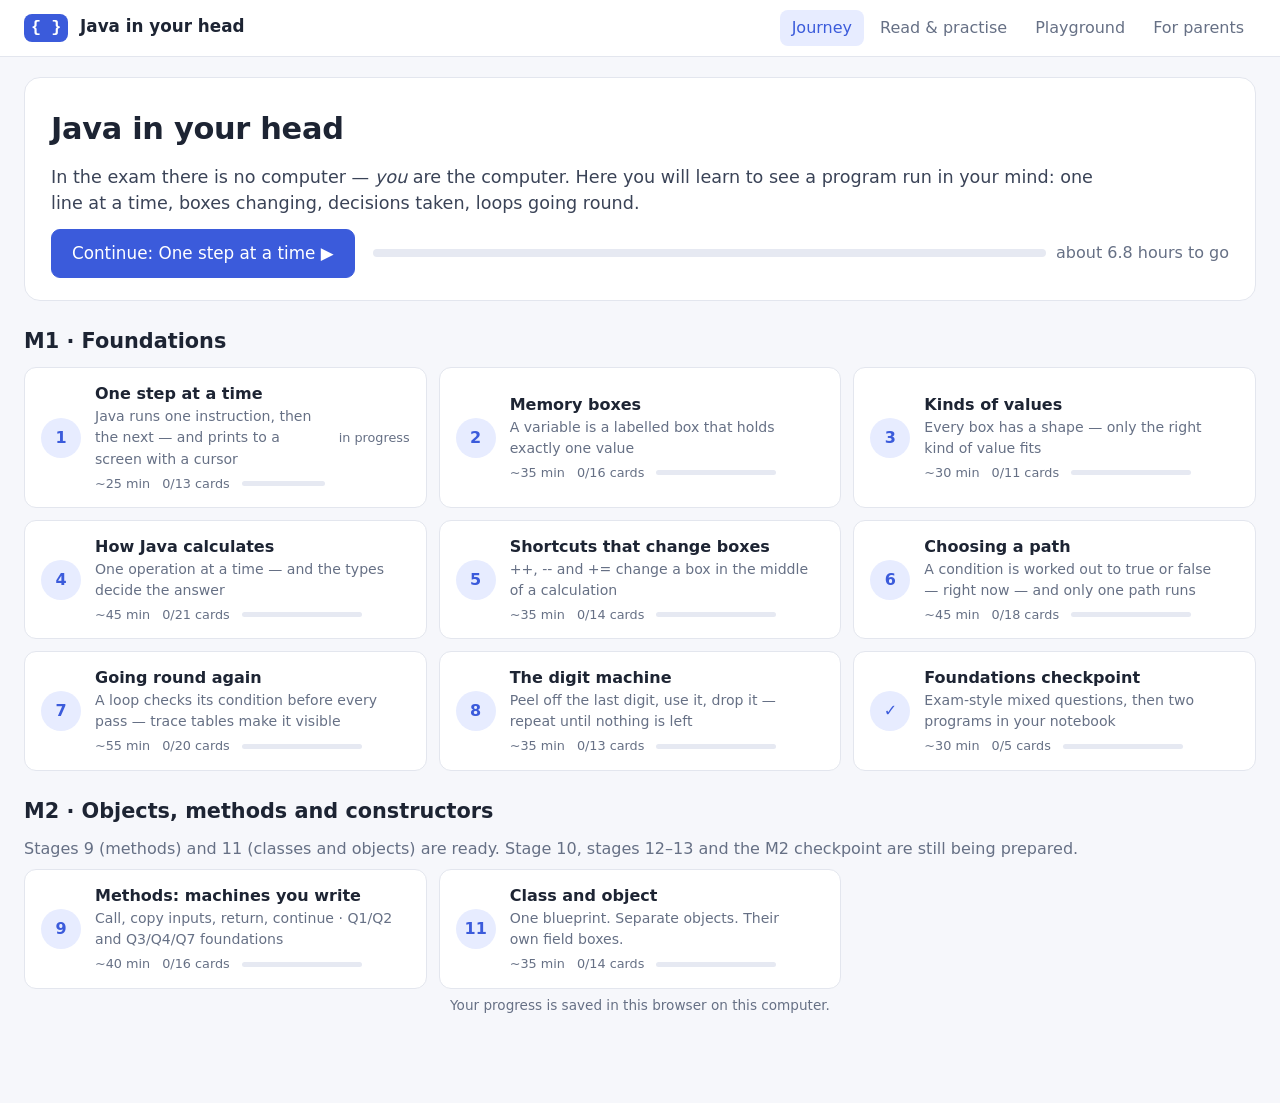
<file: index.html>
<!doctype html>
<html lang="en">
<head>
  <meta charset="utf-8">
  <meta name="viewport" content="width=device-width, initial-scale=1">
  <title>Java in your head — ICSE Class 10 Foundations</title>
  <link rel="stylesheet" href="css/base.css">
  <link rel="stylesheet" href="css/components.css">

  <script defer src="js/core/ns.js"></script>
  <script defer src="js/core/dom.js"></script>
  <script defer src="js/core/store.js"></script>
  <script defer src="js/core/router.js"></script>

  <script defer src="js/engine/values.js"></script>
  <script defer src="js/engine/lexer.js"></script>
  <script defer src="js/engine/parser.js"></script>
  <script defer src="js/engine/library.js"></script>
  <script defer src="js/engine/checker.js"></script>
  <script defer src="js/engine/interpreter.js"></script>

  <script defer src="js/ui/answer.js"></script>
  <script defer src="js/ui/try-w3.js"></script>
  <script defer src="js/ui/code-view.js"></script>
  <script defer src="js/ui/memory-view.js"></script>
  <script defer src="js/ui/console-view.js"></script>
  <script defer src="js/ui/calc-view.js"></script>
  <script defer src="js/ui/trace-table.js"></script>
  <script defer src="js/ui/stepper.js"></script>
  <script defer src="js/ui/cards.js"></script>
  <script defer src="js/ui/paper-task.js"></script>
  <script defer src="js/ui/digit-tiles.js"></script>

  <script defer src="js/content/stage-1-sequence.js"></script>
  <script defer src="js/content/stage-2-boxes.js"></script>
  <script defer src="js/content/stage-3-types.js"></script>
  <script defer src="js/content/stage-4-expressions.js"></script>
  <script defer src="js/content/stage-5-shortcuts.js"></script>
  <script defer src="js/content/stage-6-decisions.js"></script>
  <script defer src="js/content/stage-7-loops.js"></script>
  <script defer src="js/content/stage-8-digits.js"></script>
  <script defer src="js/content/checkpoint.js"></script>
  <script defer src="js/content/stage-9-methods.js"></script>
  <script defer src="js/content/stage-11-objects.js"></script>

  <script defer src="js/pages/journey.js"></script>
  <script defer src="js/pages/stage.js"></script>
  <script defer src="js/pages/play.js"></script>
  <script defer src="js/pages/insights.js"></script>
  <script defer src="js/app.js"></script>
</head>
<body>
  <header class="topbar">
    <a class="brand" href="#/"><span class="logo">{ }</span> Java in your head</a>
    <nav class="topnav" id="topnav"></nav>
  </header>
  <main id="main" class="main"></main>
  <noscript>This site needs JavaScript turned on.</noscript>
</body>
</html>
</file>
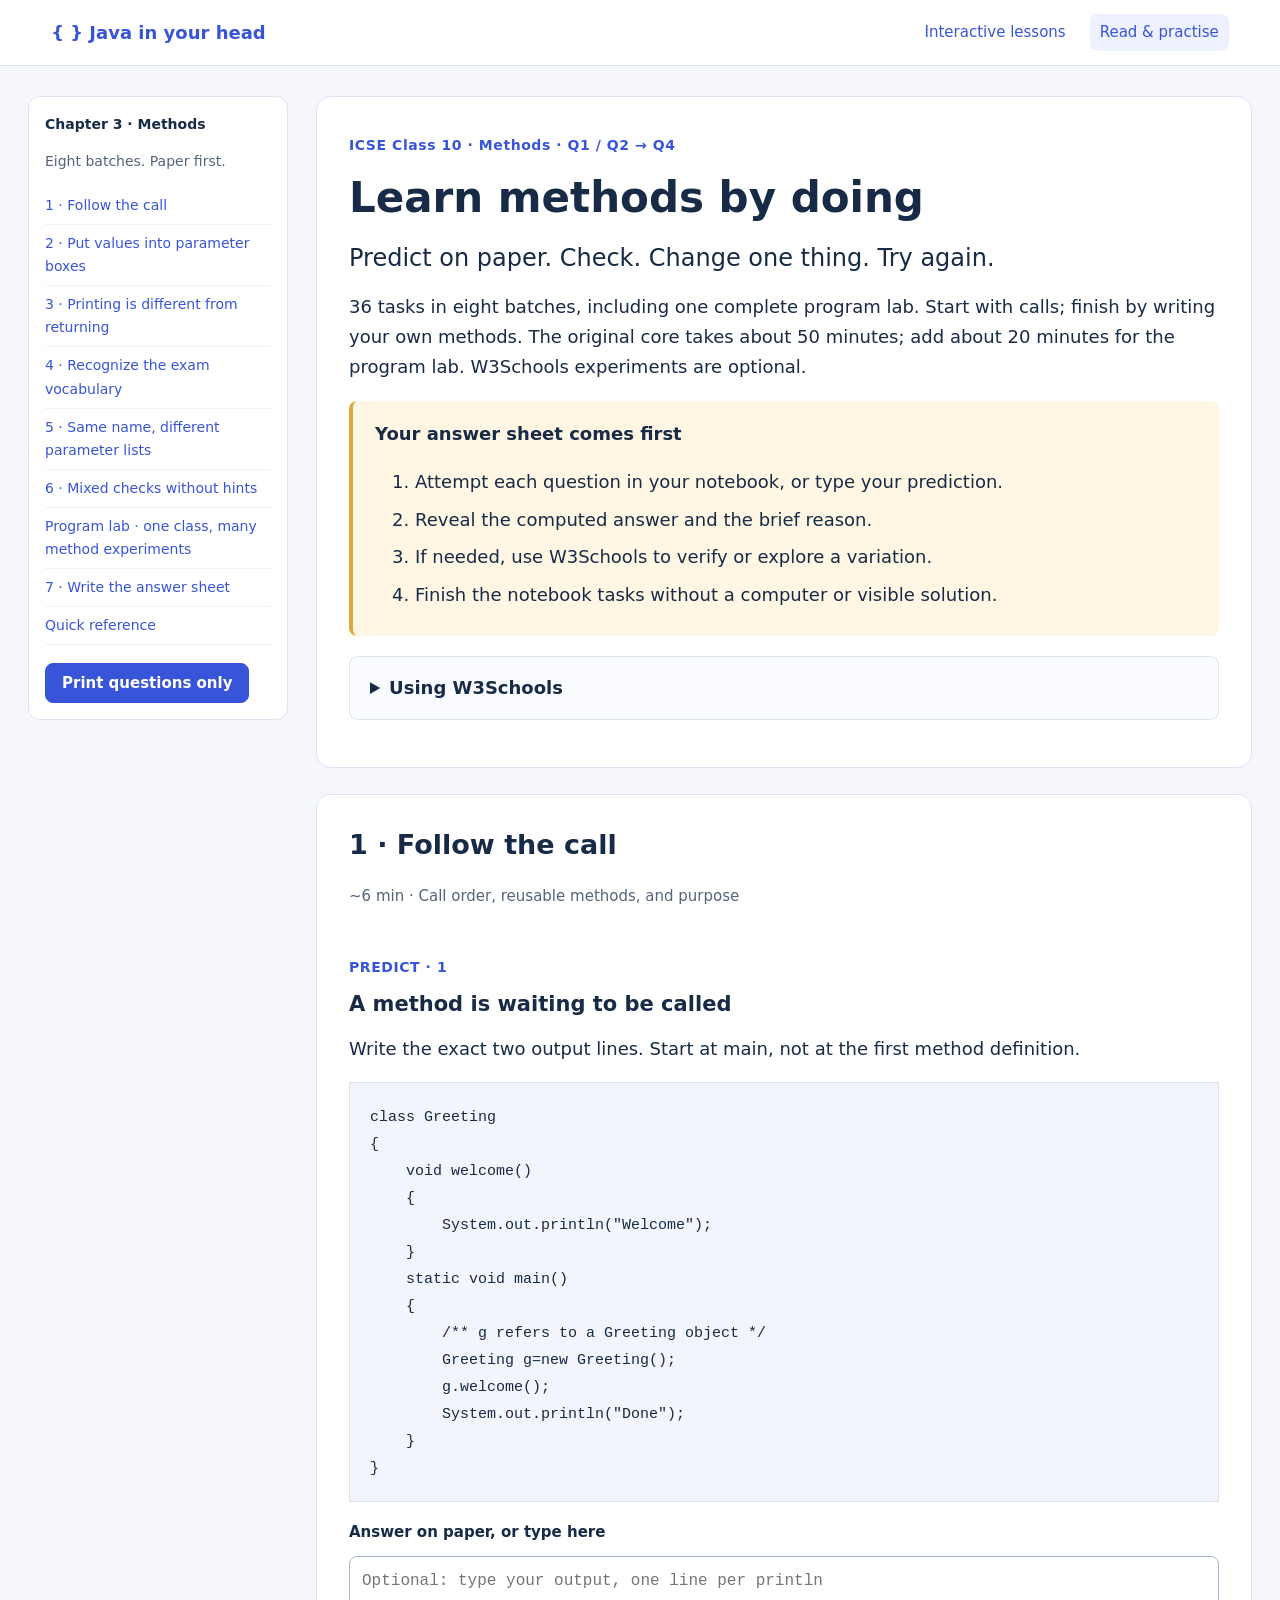
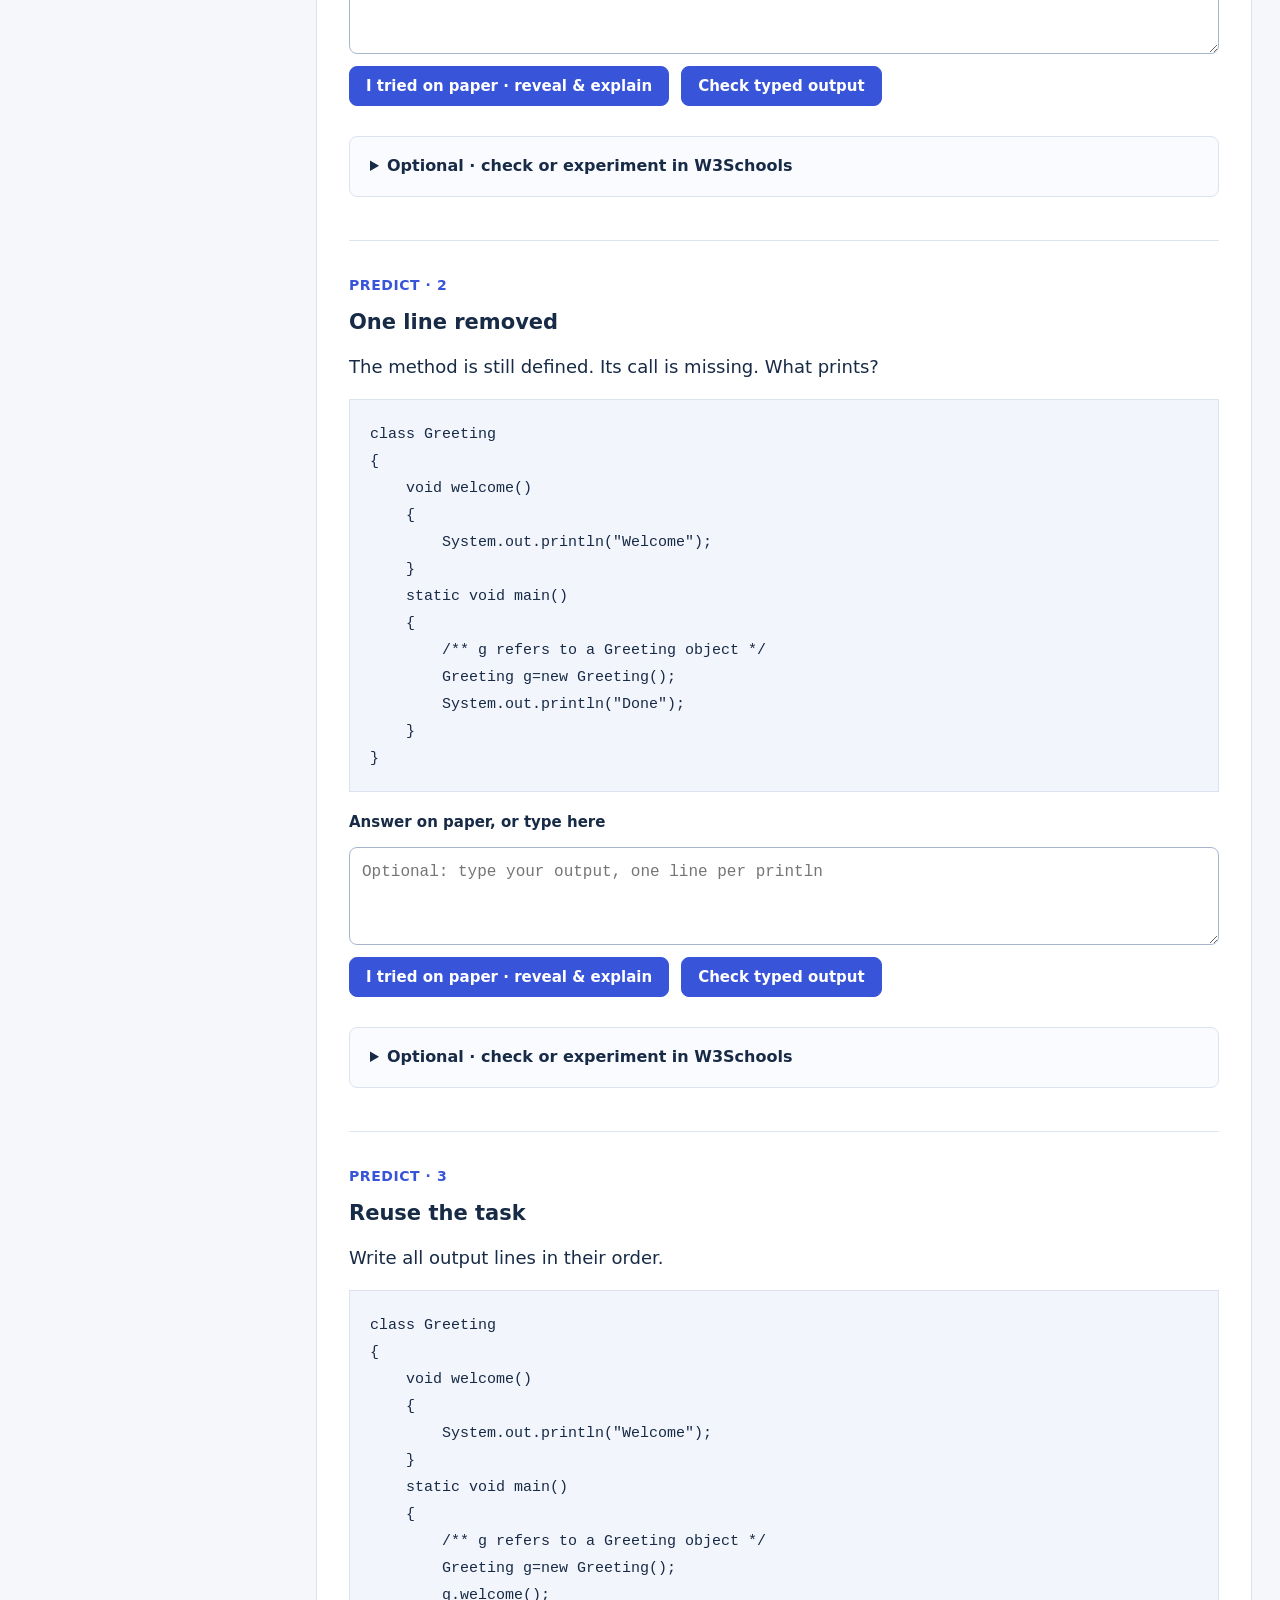
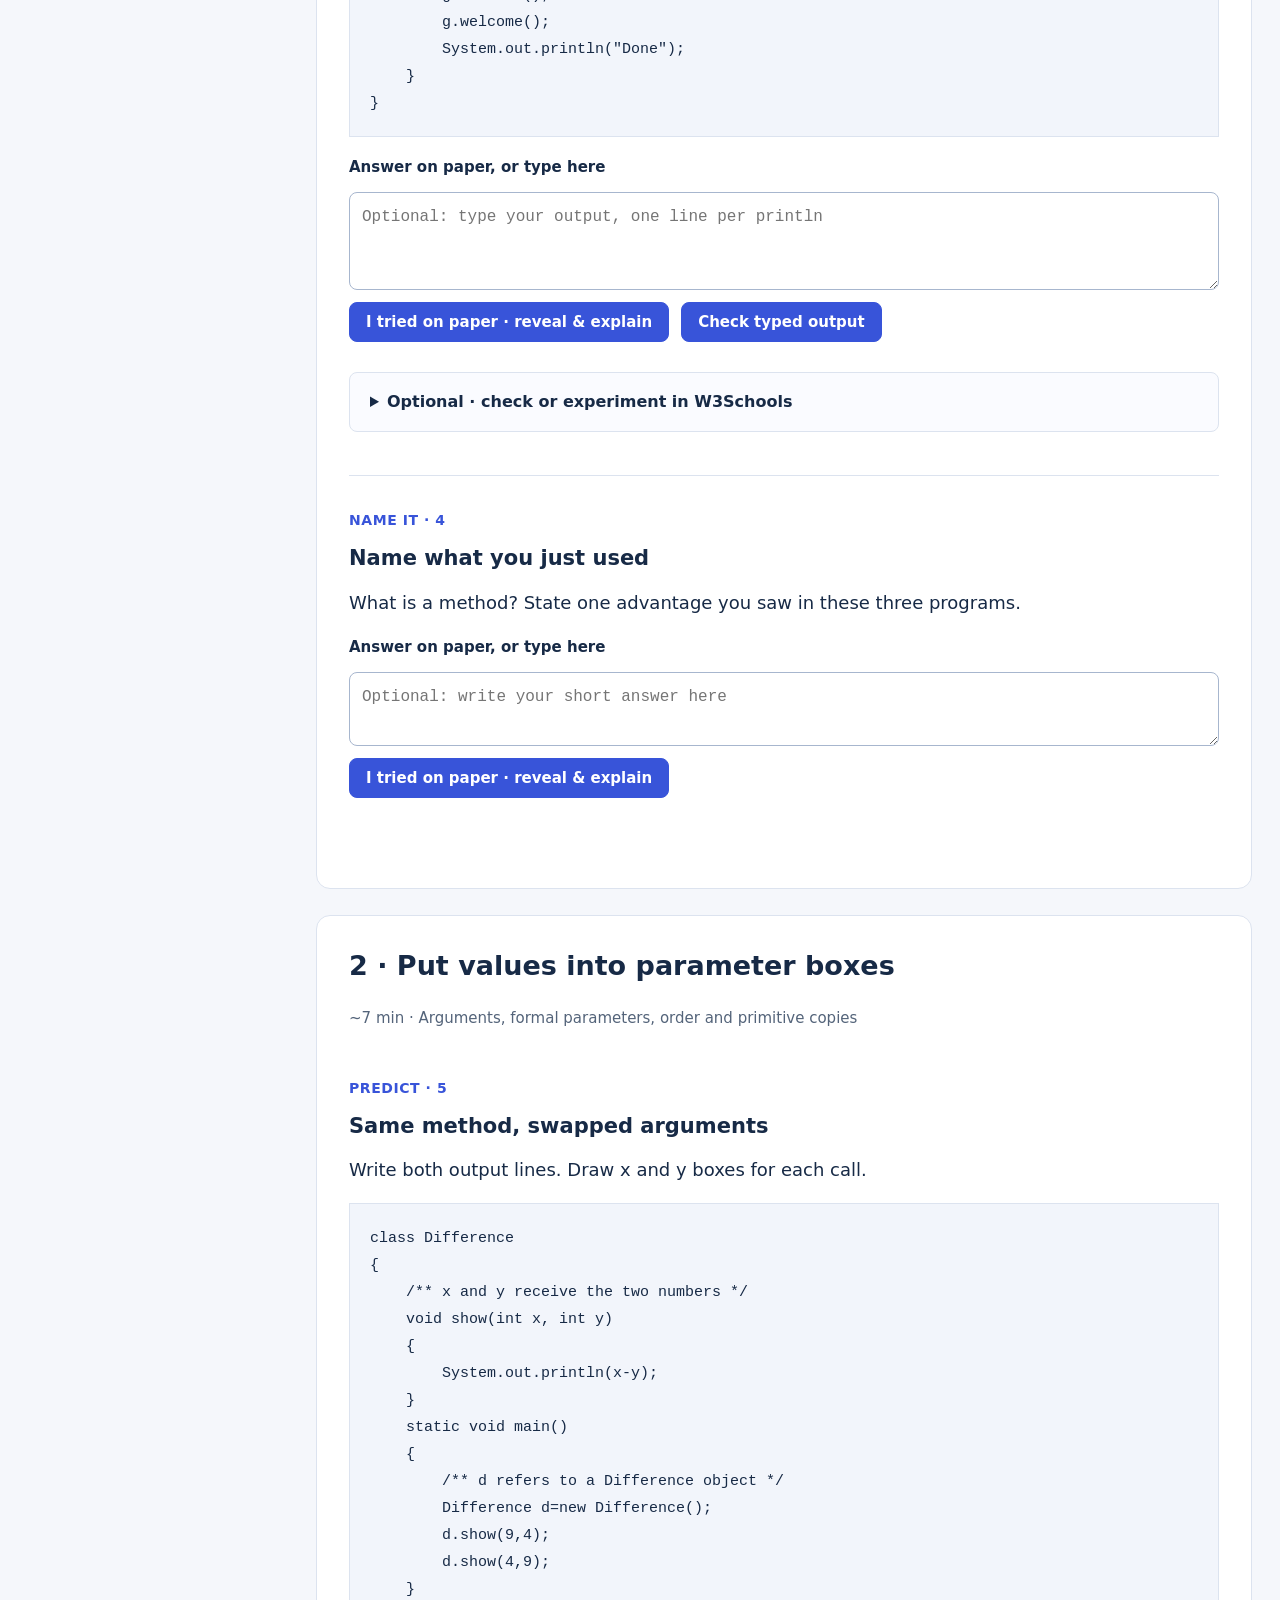
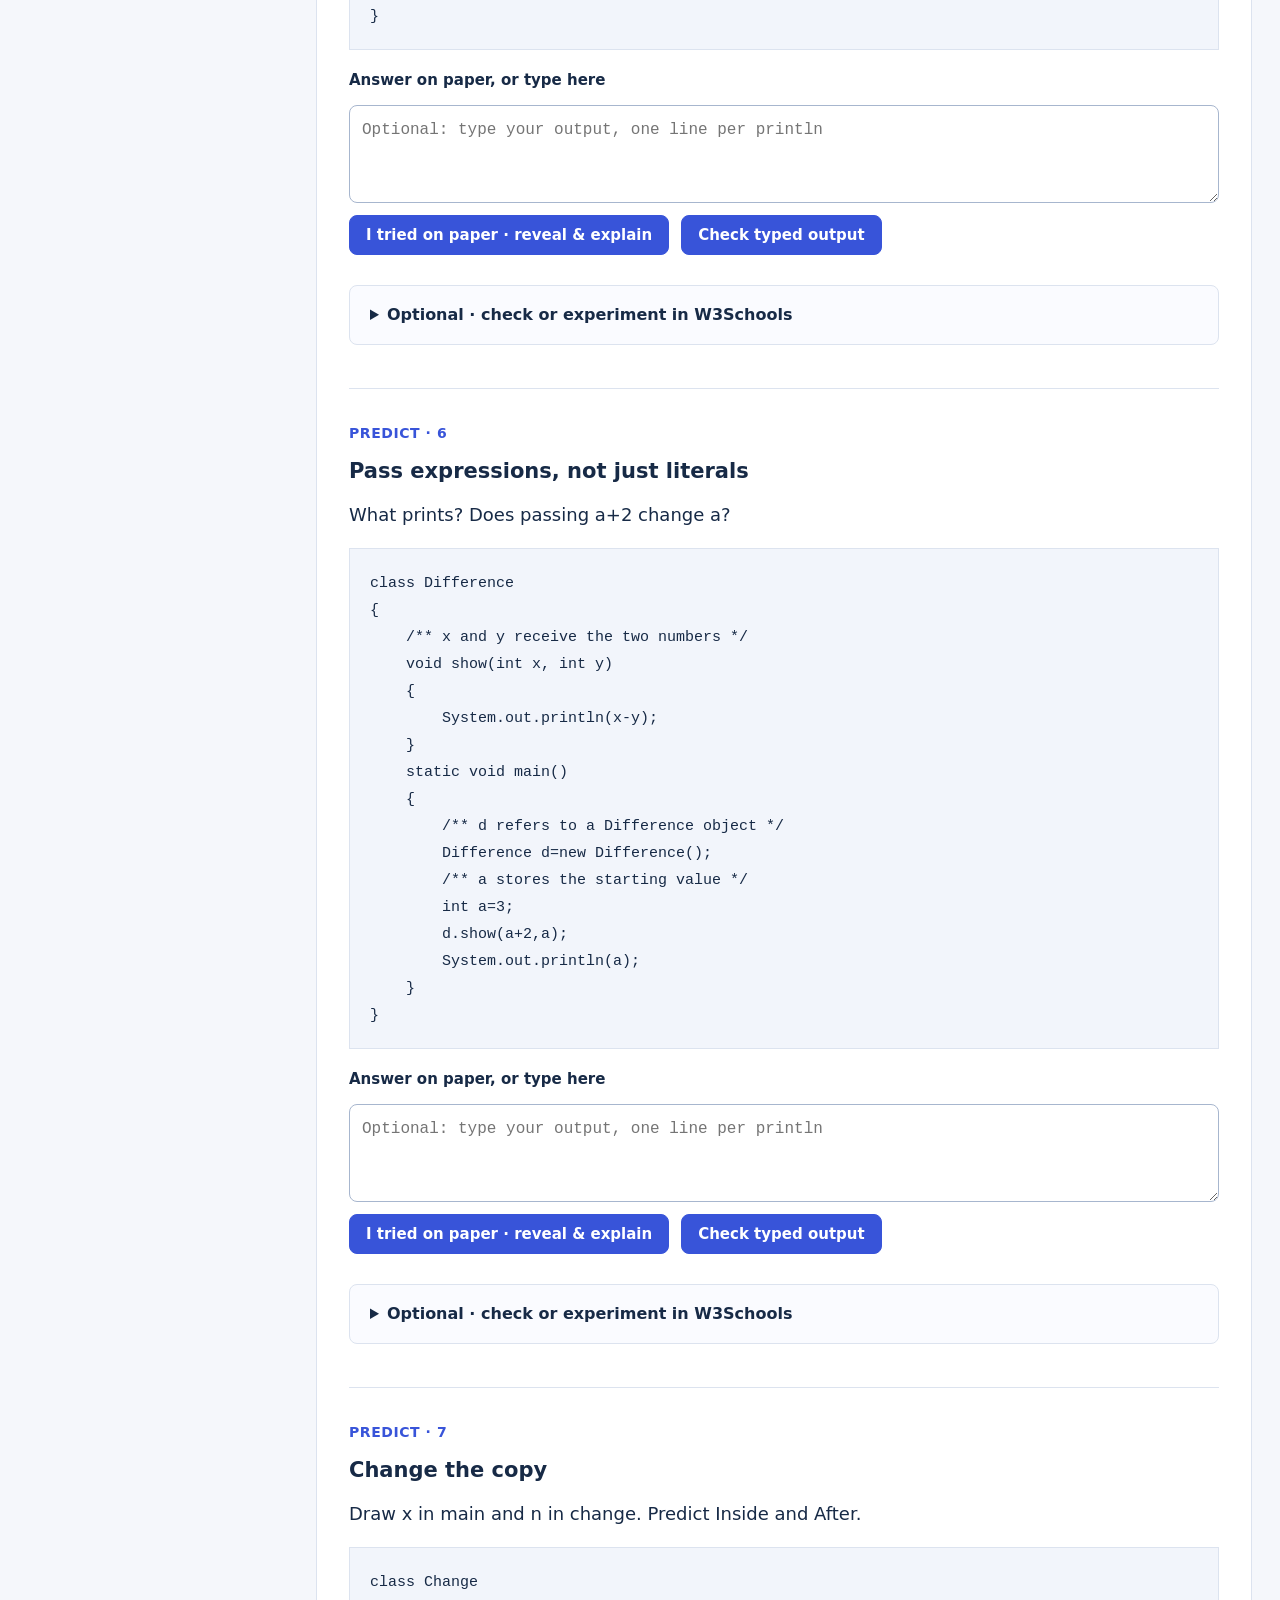
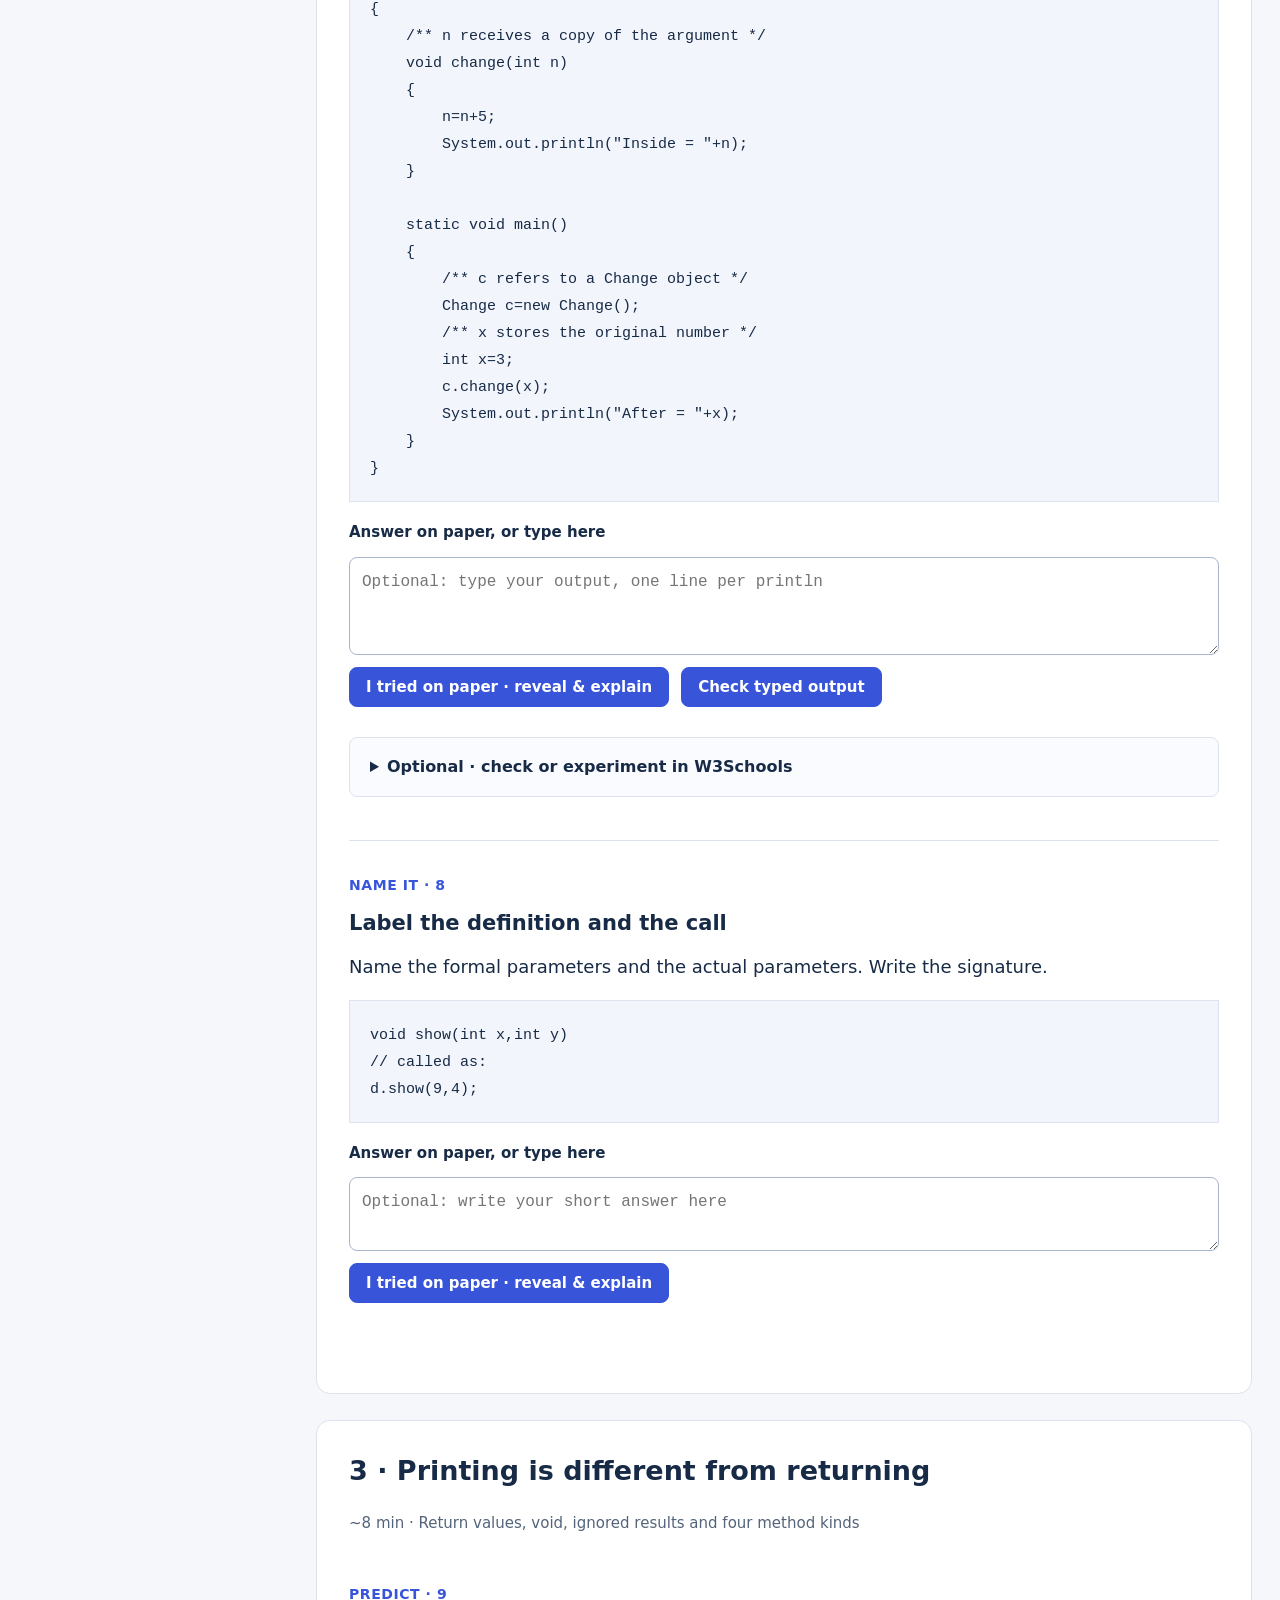
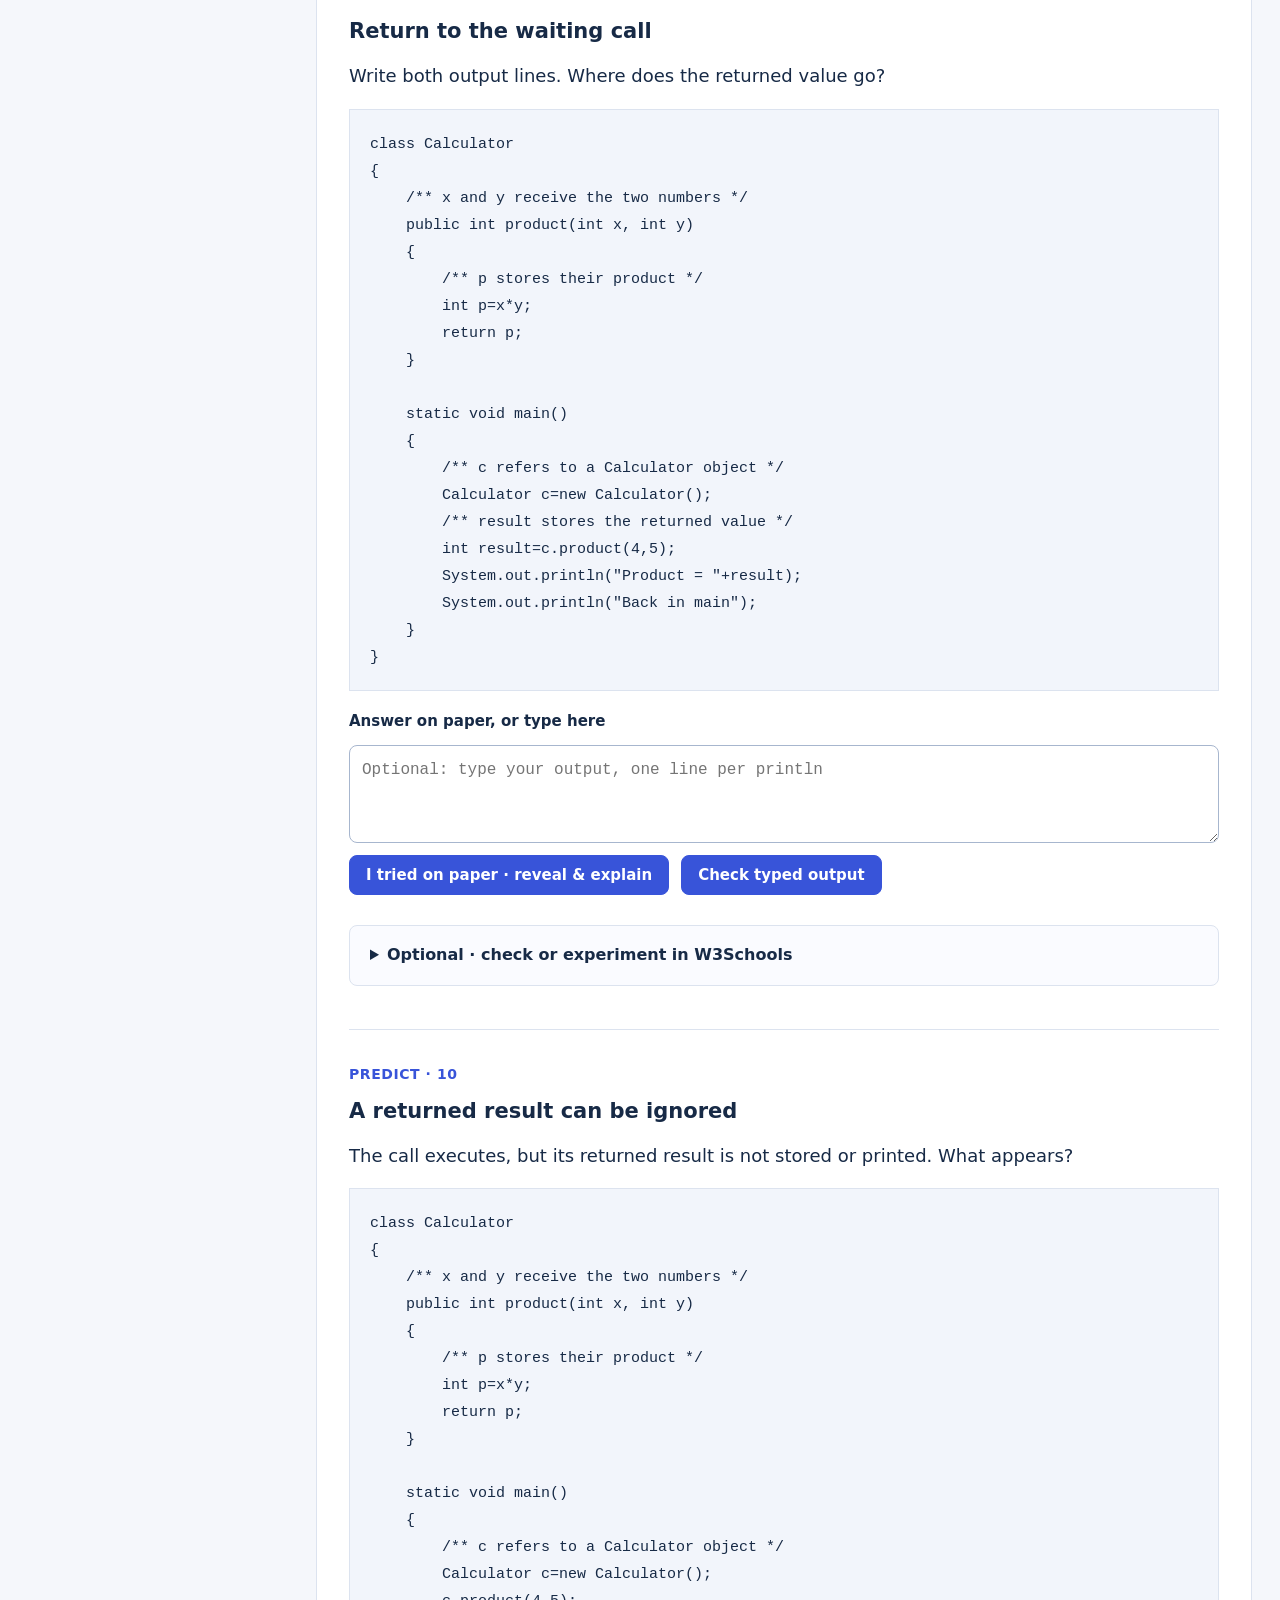
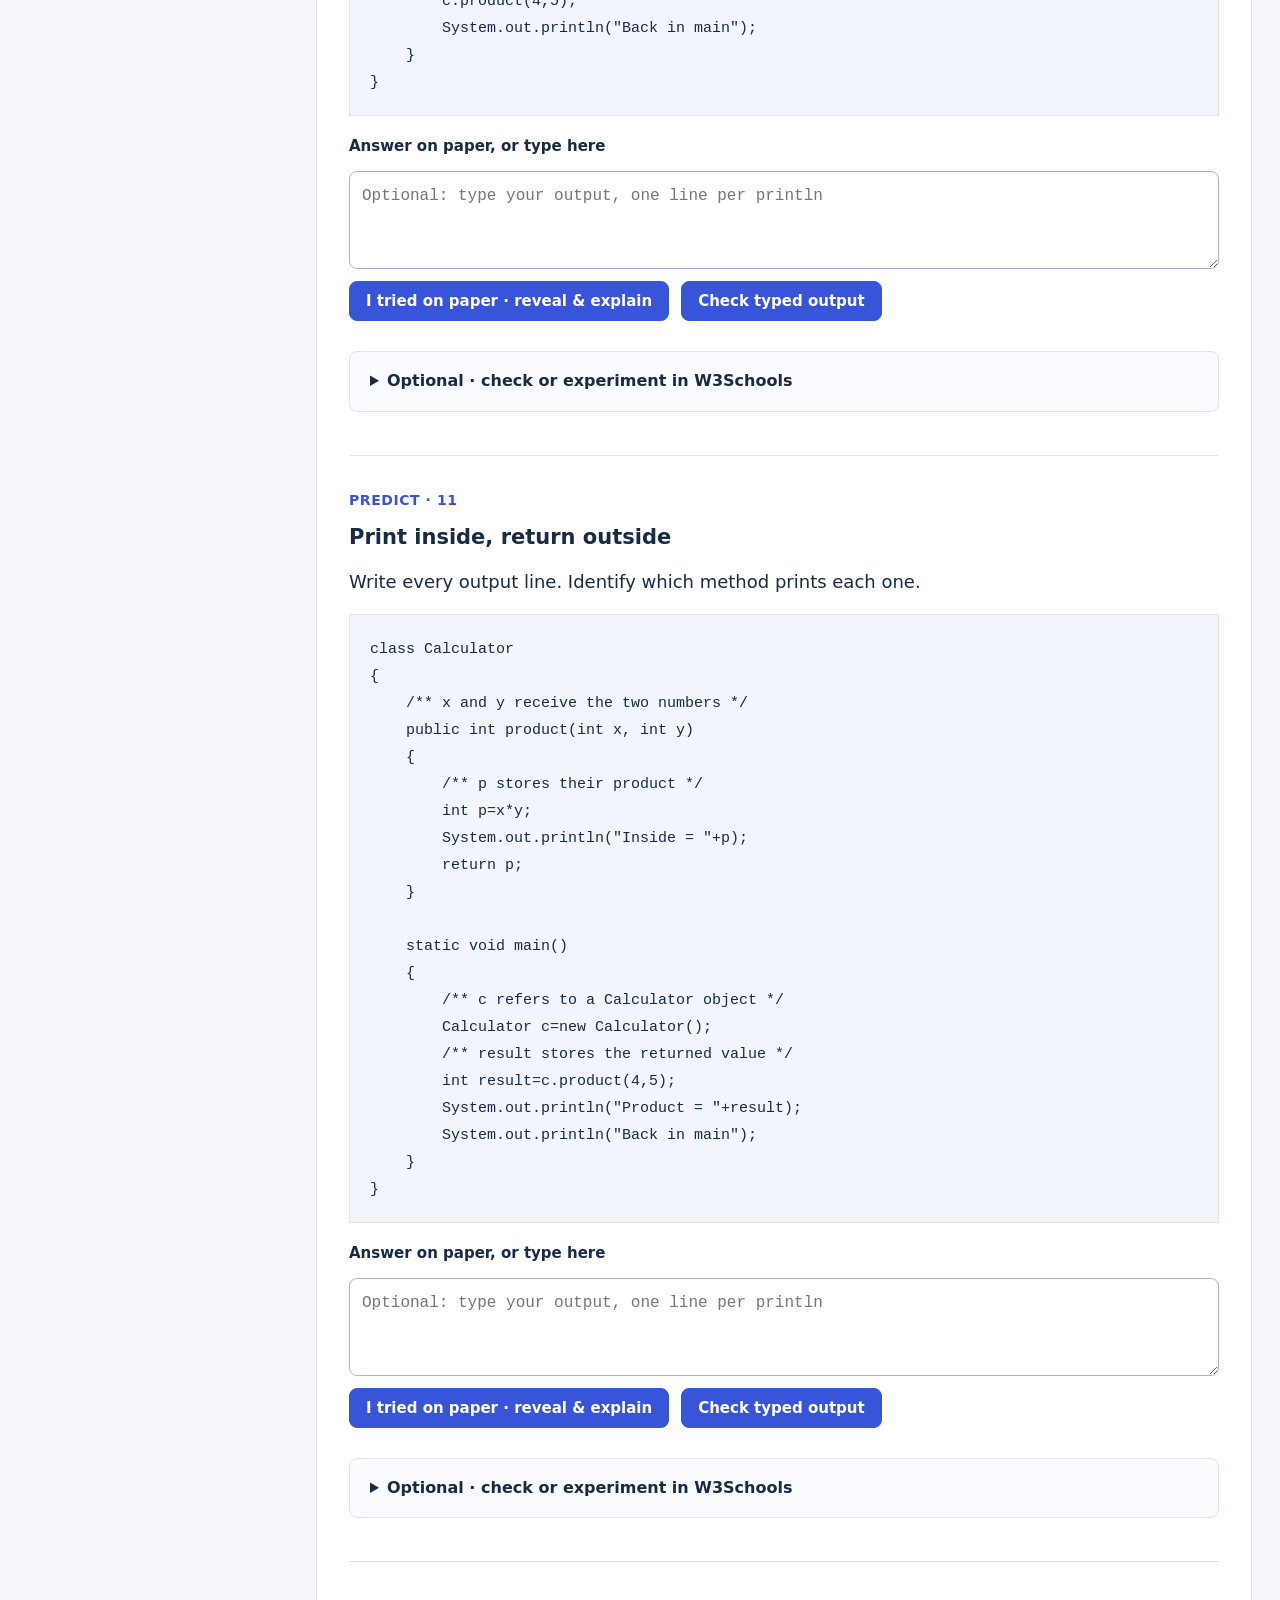
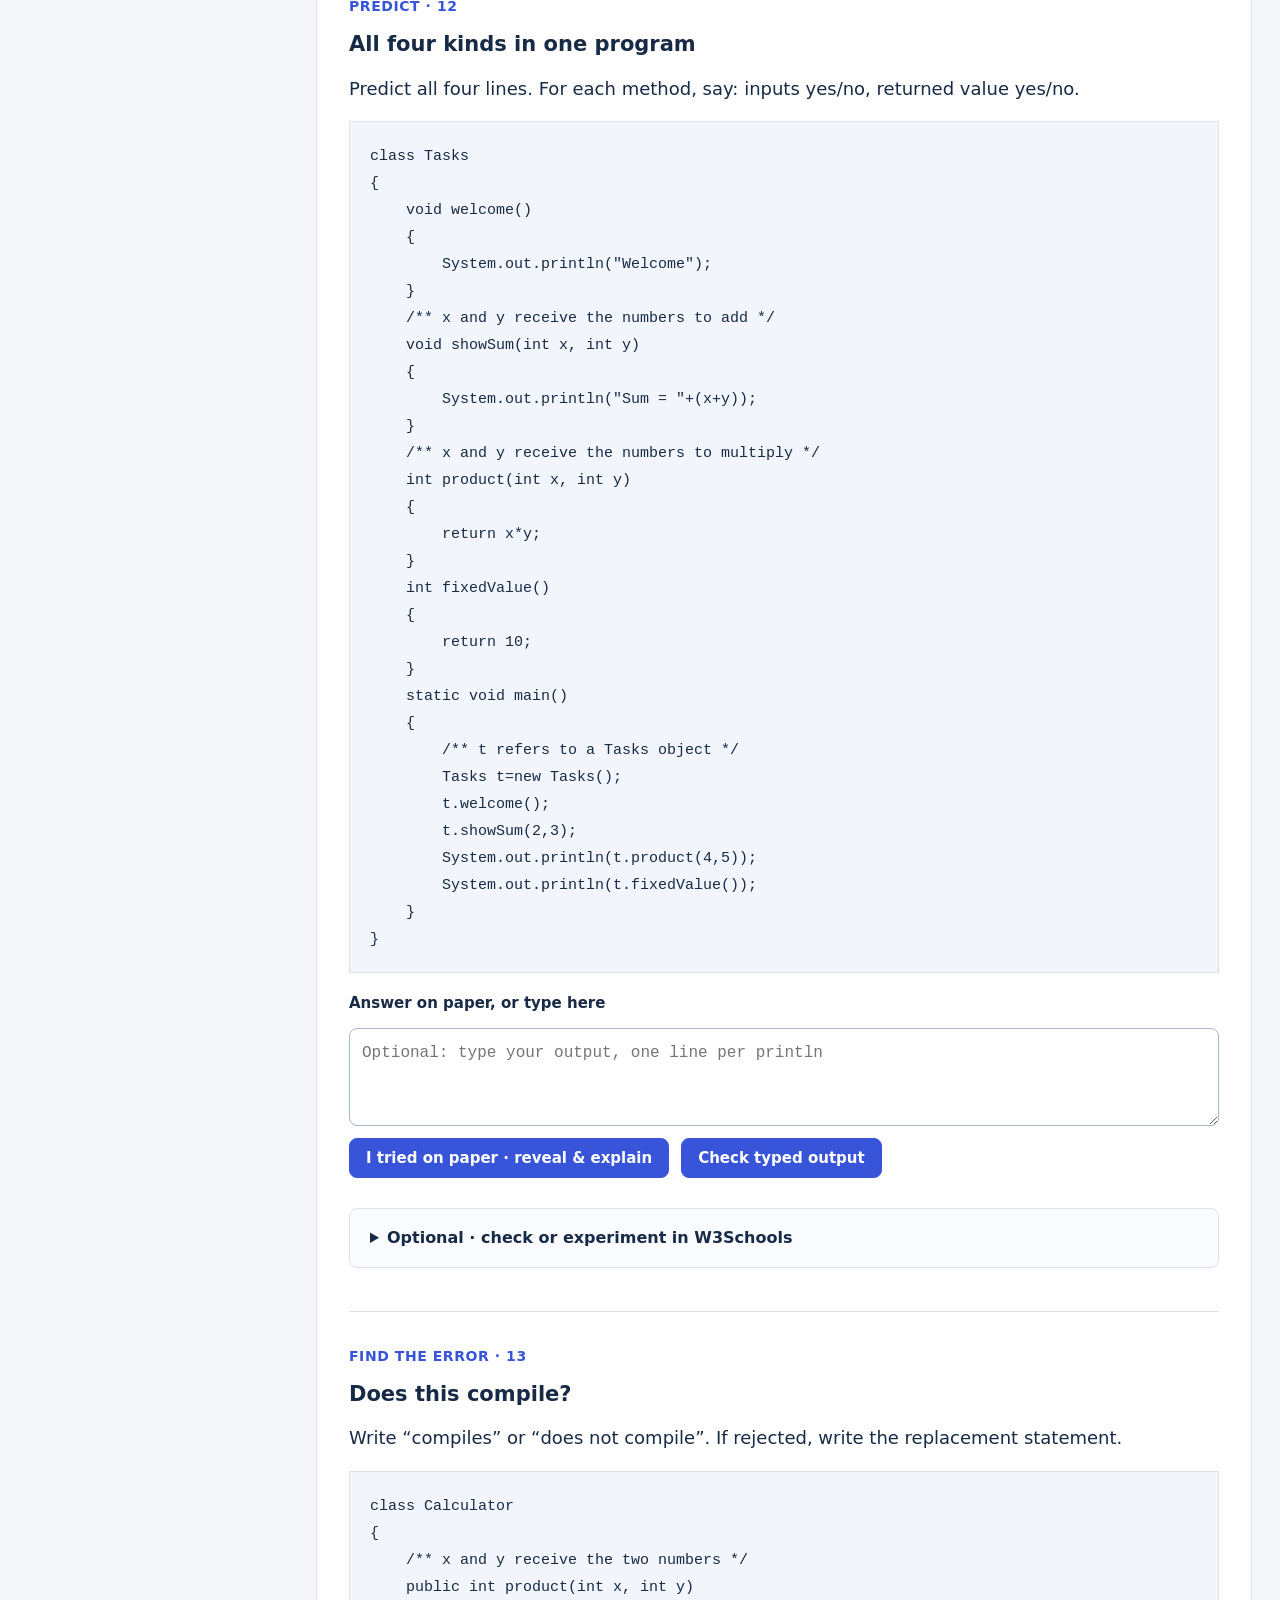
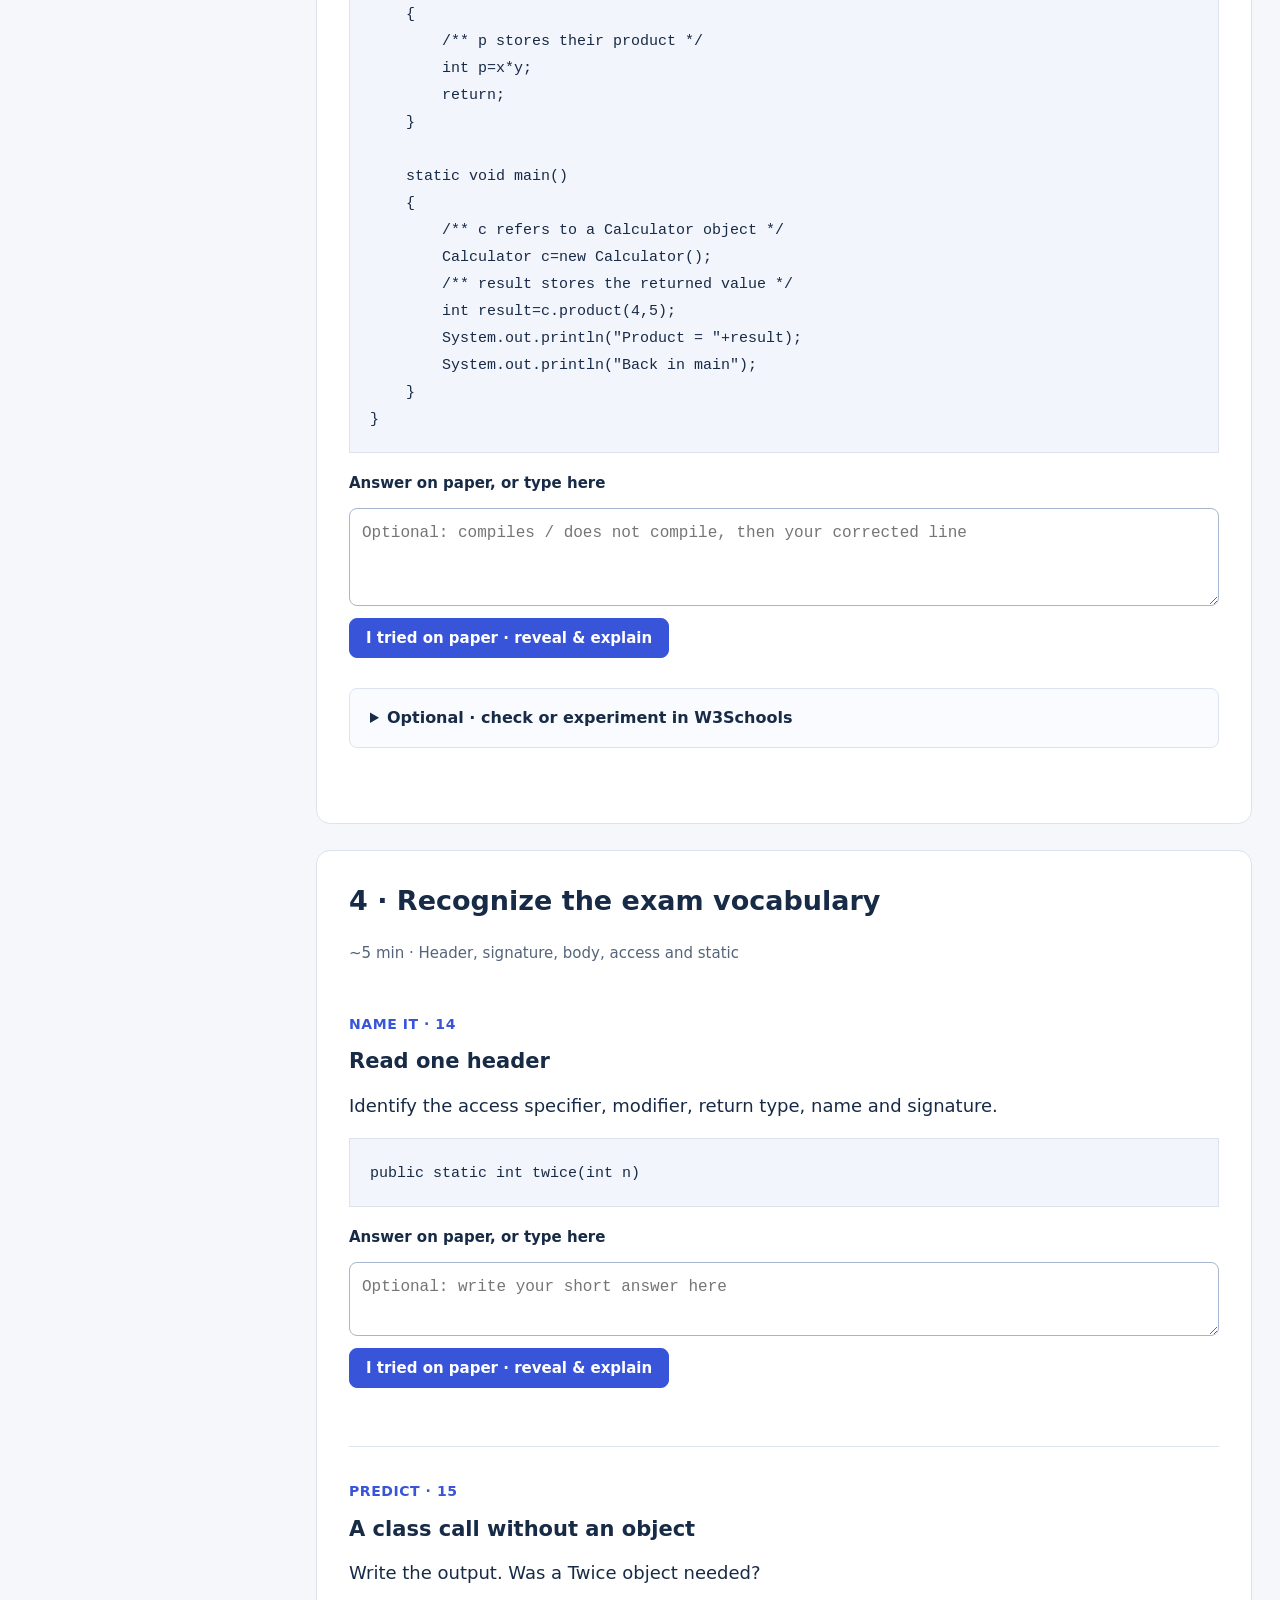
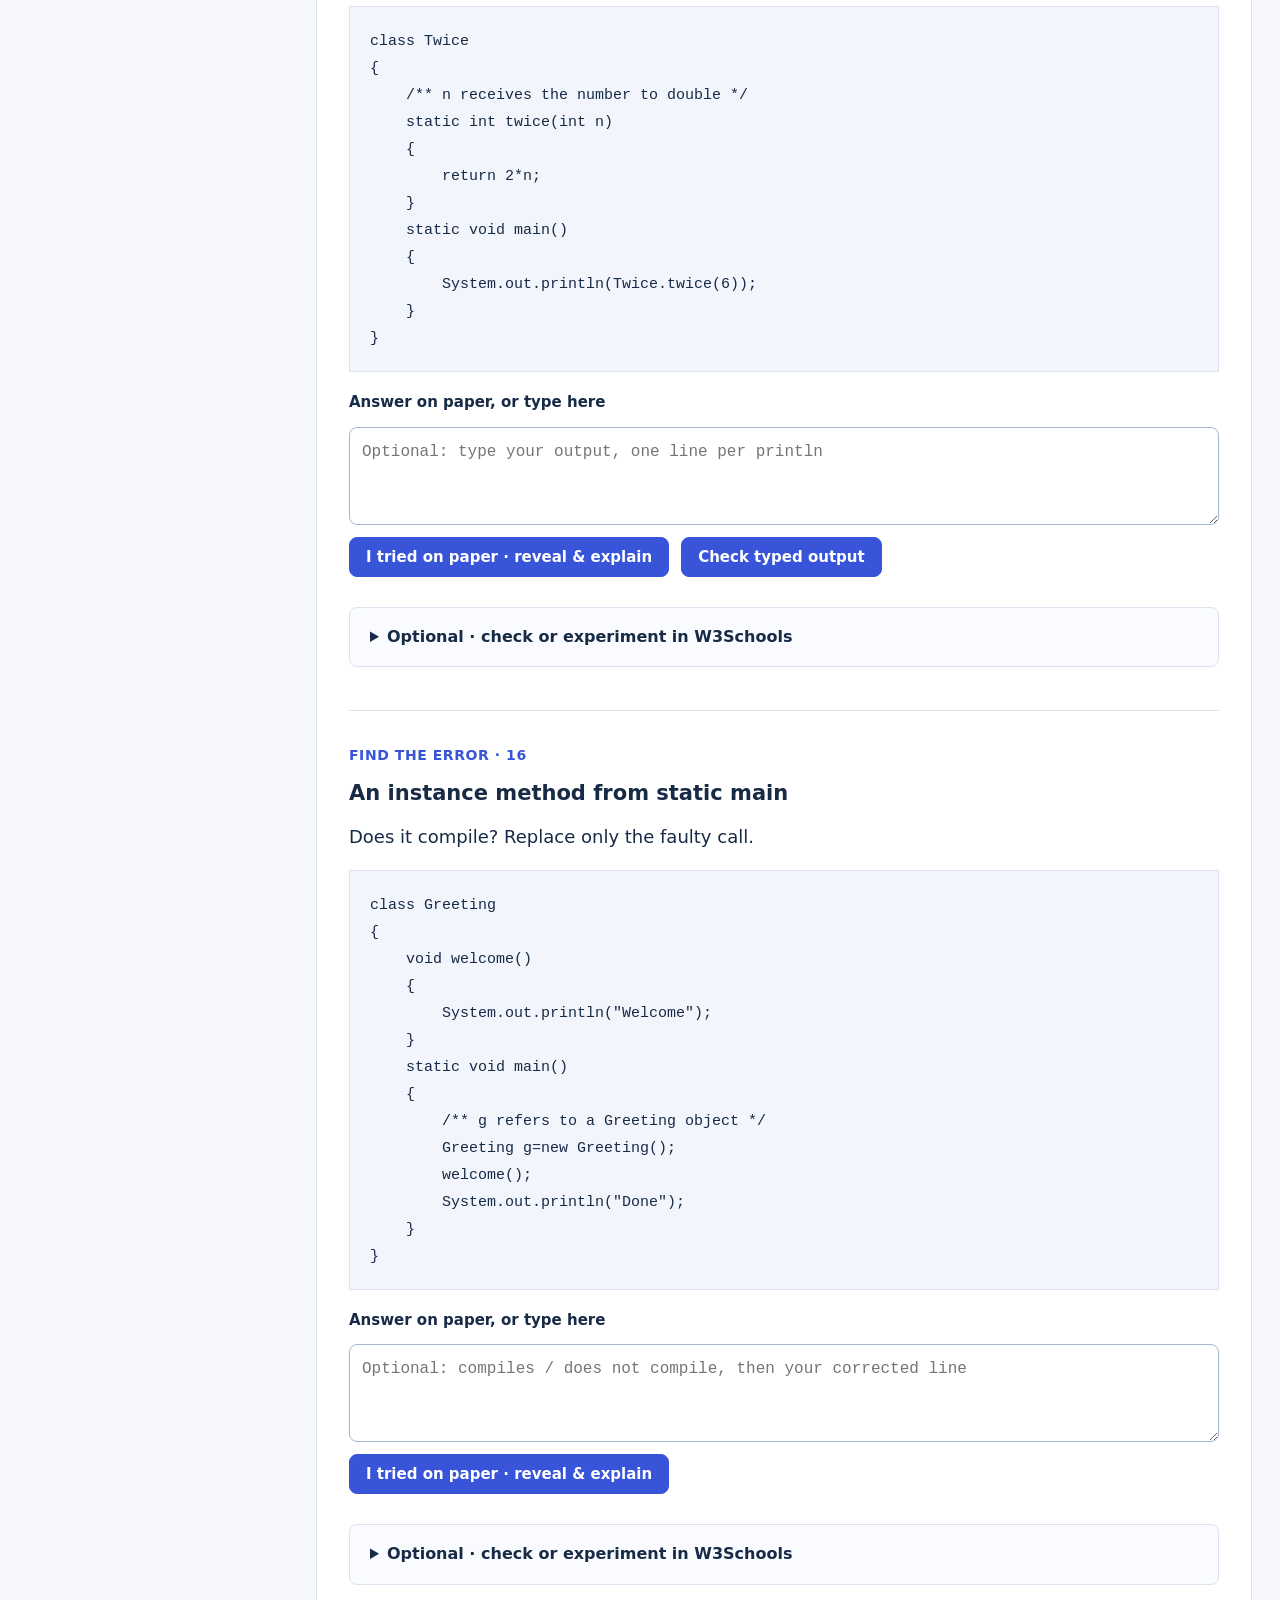
<file: guides/methods-review.html>
<!doctype html><html lang="en"><head>
<meta charset="utf-8"><meta name="viewport" content="width=device-width,initial-scale=1">
<title>User-defined Methods — Learn by doing</title><style>
:root{color-scheme:light;--ink:#172a46;--muted:#54647a;--accent:#3854d9;--line:#dce3ef}*{box-sizing:border-box}html{scroll-behavior:smooth;scroll-padding-top:80px}body{margin:0;color:var(--ink);background:#f5f7fb;font:18px/1.65 system-ui,sans-serif}a{color:var(--accent)}header{position:sticky;top:0;z-index:2;display:flex;justify-content:space-between;gap:20px;align-items:center;padding:14px 4%;background:white;border-bottom:1px solid var(--line)}header>a{text-decoration:none;font-weight:800}header nav{display:flex;gap:14px;font-size:15px}header nav a{padding:6px 10px;text-decoration:none}.active{background:#eef1ff;border-radius:8px}.layout{max-width:1440px;margin:auto;display:grid;grid-template-columns:260px minmax(0,1fr);gap:28px;padding:30px 28px}.contents{position:sticky;top:90px;max-height:calc(100vh - 110px);overflow:auto;font-size:14px;align-self:start;padding:16px;background:white;border:1px solid var(--line);border-radius:12px}.contents p{color:var(--muted)}.contents nav a{display:block;text-decoration:none;padding:7px 0;border-bottom:1px solid #eef1f6}.contents button{margin-top:18px}main{min-width:0}section{background:white;padding:32px;margin-bottom:26px;border:1px solid var(--line);border-radius:14px;scroll-margin-top:80px}h1{font-size:42px;line-height:1.15;margin:16px 0}h2{font-size:27px;line-height:1.3;margin-top:0}h3{font-size:21px;line-height:1.4}.eyebrow{color:var(--accent);font-size:14px;font-weight:750;letter-spacing:.04em}.lead{font-size:24px}.routine,section aside{padding:18px 22px;background:#fff7e4;border-left:4px solid #dfaa3c;border-radius:8px;margin:20px 0}.routine ol{margin-bottom:0}p{margin:14px 0}li{margin:8px 0}code{font-family:Consolas,'Liberation Mono',monospace;font-size:.91em;font-variant-ligatures:none;overflow-wrap:anywhere}p code,td code{background:#f0f3f9;padding:2px 4px;border-radius:4px}pre{background:#f2f5fb;border:1px solid var(--line);padding:20px;overflow:auto;line-height:1.5;tab-size:4}pre code{overflow-wrap:normal;font-size:15px;white-space:pre}table{border-collapse:collapse;width:100%;font-size:16px;display:block;overflow:auto}th,td{border:1px solid var(--line);text-align:left;padding:12px;vertical-align:top}th{background:#edf1fa}details{padding:16px 20px;border:1px solid var(--line);border-radius:8px;margin:15px 0;background:#fafbff}summary{cursor:pointer;font-weight:700}button,.editor{display:inline-block;padding:10px 16px;border:1px solid var(--accent);border-radius:8px;background:var(--accent);color:white;font:600 15px system-ui;cursor:pointer;text-decoration:none}.actions{display:flex;gap:12px;flex-wrap:wrap;align-items:center}.status{font-size:14px;color:var(--muted)}.example{border-top:2px solid #e6ebf5;margin-top:26px;padding-top:10px}.output pre{background:#edf8ef}.try{background:#edf3ff;border-left:4px solid var(--accent);padding:16px 20px}.version{font-size:14px;color:var(--muted)}footer{padding:20px;font-size:16px}@media(max-width:900px){.layout{display:block;padding:16px}.contents{position:static;max-height:none;margin-bottom:20px}.contents nav{columns:2}section{padding:22px}header{position:static;flex-wrap:wrap}h1{font-size:34px}}@media(max-width:500px){.contents nav{columns:1}body{font-size:17px}section{padding:18px}pre{padding:12px}}@media print{header,.contents,.actions,.status,button,.editor{display:none}.layout{display:block;padding:0}body{font-size:11pt;background:white}section{border:0;padding:10px 0;margin:0}h1{font-size:25pt}h2{font-size:18pt}pre{white-space:pre-wrap;overflow:visible;break-inside:avoid}pre code{white-space:pre-wrap;font-size:9pt}details{display:block}table{display:table;font-size:10pt}h2,h3{break-after:avoid}a{color:inherit}footer{font-size:10pt}}

.exercise{padding:28px 0;border-top:1px solid var(--line)}.exercise:first-of-type{border-top:0}.exercise h3{margin:10px 0}.batch-meta{color:var(--muted);font-size:15px}.attempt-controls{margin:18px 0;display:grid;gap:12px}.answer-label{font-size:15px;font-weight:650}.attempt-controls textarea{width:100%;padding:12px;border:1px solid #a7b6ce;border-radius:8px;font:16px/1.5 Consolas,monospace;background:white;color:var(--ink)}.answer-reveal{margin:20px 0;padding:20px;background:#f0f7f2;border-left:4px solid #438558;border-radius:8px}.answer-reveal[hidden]{display:none}.answer-reveal h4{margin:0 0 12px;font-size:17px}.rule{font-weight:650}.variation{padding-top:12px;border-top:1px solid #ccdcd0}.retry{font-size:15px}.feedback{font-size:15px}.checklist{display:grid;gap:12px;margin-top:20px}.checklist label{display:block}.checklist input{width:18px;height:18px;vertical-align:middle}.verify{font-size:16px}.hint{font-size:16px}.reference{margin-top:30px}@media print{.attempt-controls,.answer-reveal,.verify,.hint,.reference,.batch-meta,.hero details{display:none!important}.exercise{break-inside:auto}.exercise h3{break-after:avoid}pre{break-inside:auto}.hero .routine{display:none}.exercise:after{content:"Answer: __________________________________________________________";display:block;margin:18px 0 24px}.exercise textarea{display:none}.layout aside{display:none}}

@media print{.method-map{display:none!important}}

</style>

</head><body>
<header><a href="../index.html#/">{ } Java in your head</a><nav><a href="../index.html#/">Interactive lessons</a><a class="active" href="methods.html" aria-current="page">Read & practise</a></nav></header>
<div class="layout"><aside class="contents"><strong>Chapter 3 · Methods</strong><p>Eight batches. Paper first.</p><nav id="contents" aria-label="Chapter contents"></nav><button type="button" id="print">Print questions only</button></aside><main>
<section class="hero"><span class="eyebrow">ICSE Class 10 · Methods · Q1 / Q2 → Q4</span><h1>Learn methods by doing</h1><p class="lead">Predict on paper. Check. Change one thing. Try again.</p><p>36 tasks in eight batches, including one complete program lab. Start with calls; finish by writing your own methods. The original core takes about 50 minutes; add about 20 minutes for the program lab. W3Schools experiments are optional.</p><div class="routine"><strong>Your answer sheet comes first</strong><ol><li>Attempt each question in your notebook, or type your prediction.</li><li>Reveal the computed answer and the brief reason.</li><li>If needed, use W3Schools to verify or explore a variation.</li><li>Finish the notebook tasks without a computer or visible solution.</li></ol></div><details><summary>Using W3Schools</summary><p>Open the optional check under an exercise, copy the runnable code, replace all code in W3Schools, and Run. The displayed exercise uses school / BlueJ structure; the copied version adds a launcher for the web editor.</p></details></section><div id="sections"></div>
<footer><p>Practise on paper after running. Explain the output and reconstruct the program.</p><a href="#">Back to top ↑</a> · <a href="../index.html#/">Return to interactive lessons</a></footer></main></div><noscript>Enable JavaScript to display the guide and calculate example outputs.</noscript>
<script>
/* Shared namespace + content registry. Content files call JP.content.add({...stage}). */
(function () {
  var JP = (globalThis.JP = globalThis.JP || {});
  JP.ui = JP.ui || {};
  JP.pages = JP.pages || {};

  var stages = [];
  JP.content = {
    add: function (stage) {
      stage.cards.forEach(function (c, i) { if (!c.id) c.id = stage.id + '-' + (i + 1); });
      stages.push(stage);
      stages.sort(function (a, b) {
        var am = parseInt((a.milestone || 'M1').slice(1), 10);
        var bm = parseInt((b.milestone || 'M1').slice(1), 10);
        return am === bm ? a.n - b.n : am - bm;
      });
    },
    list: function () { return stages; },
    get: function (id) { return stages.filter(function (s) { return s.id === id; })[0]; },

    // Every runnable program inside a card (used by tests and by the cards themselves).
    programsOf: function (card) {
      var out = [];
      switch (card.type) {
        case 'watch':
        case 'explore':
        case 'predict':
        case 'trace':
          out.push({ src: card.code, input: card.input });
          break;
        case 'mcq':
          if (card.code && card.answer === 'output') out.push({ src: card.code, input: card.input });
          break;
        case 'bug':
          out.push({ src: card.code, input: card.input, expectCompileError: !card.line, jdk: false });
          if (card.fixed) out.push({ src: card.fixed, input: card.input });
          break;
        case 'reorder':
          out.push({ src: card.lines.join('\n'), input: card.input });
          break;
        case 'fill':
          out.push({ src: JP.content.fillSolution(card.code), input: card.input });
          break;
        case 'paper':
          out.push({ src: card.solution, input: card.input });
          break;
        case 'quiz':
          card.items.forEach(function (it) { out = out.concat(JP.content.programsOf(it)); });
          break;
      }
      return out;
    },
    exprsOf: function (card) {
      if (card.type === 'reduce') return [{ expr: card.expr, vars: card.vars }];
      if (card.type === 'quiz') {
        var r = [];
        card.items.forEach(function (it) { r = r.concat(JP.content.exprsOf(it)); });
        return r;
      }
      return [];
    },
    // "x = [[5]];" -> "x = 5;"   ([[a|b]] lists accepted alternatives, the first is used)
    fillSolution: function (code) {
      return code.replace(/\[\[(.*?)\]\]/g, function (m, alts) { return alts.split('|')[0]; });
    }
  };
})();

</script>
<script>
/* Tiny DOM helper: h('div.card#x', {on:{click:fn}, title:'..'}, child, [children], 'text') */
(function () {
  var JP = globalThis.JP;

  function h(sel, attrs) {
    var m = sel.match(/^([a-z0-9]+)?((?:[.#][\w-]+)*)$/i);
    var el = document.createElement((m && m[1]) || 'div');
    if (m && m[2]) {
      m[2].replace(/([.#])([\w-]+)/g, function (_, k, v) {
        if (k === '.') el.classList.add(v); else el.id = v;
      });
    }
    var start = 1;
    if (attrs && typeof attrs === 'object' && !(attrs instanceof Node) && !Array.isArray(attrs)) {
      start = 2;
      for (var k in attrs) {
        var v = attrs[k];
        if (v === undefined || v === null || v === false) continue;
        if (k === 'on') for (var ev in v) el.addEventListener(ev, v[ev]);
        else if (k === 'html') el.innerHTML = v;
        else if (k === 'text') el.textContent = v;
        else if (k === 'class') el.className += ' ' + v;
        else if (k === 'style' && typeof v === 'object') Object.assign(el.style, v);
        else if (k in el && typeof v !== 'string') el[k] = v;
        else el.setAttribute(k, v === true ? '' : v);
      }
    }
    for (var i = start; i < arguments.length; i++) add(el, arguments[i]);
    return el;
  }
  function add(el, c) {
    if (c === null || c === undefined || c === false) return;
    if (Array.isArray(c)) { c.forEach(function (x) { add(el, x); }); return; }
    el.appendChild(c instanceof Node ? c : document.createTextNode(String(c)));
  }
  function clear(el) { while (el.firstChild) el.removeChild(el.firstChild); return el; }
  function esc(s) {
    return String(s).replace(/[&<>"]/g, function (c) { return { '&': '&amp;', '<': '&lt;', '>': '&gt;', '"': '&quot;' }[c]; });
  }

  // Java-ish syntax colouring for display (returns HTML for one line)
  var KW = /\b(int|long|double|float|char|boolean|byte|short|void|if|else|while|do|for|switch|case|default|break|continue|return|class|public|private|static|new|true|false|null|import)\b/g;
  function highlight(line) {
    var out = '';
    // split into strings/chars/comments vs code
    var re = /("(?:[^"\\]|\\.)*"?|'(?:[^'\\]|\\.)*'?|\/\/.*$|\/\*.*?(?:\*\/|$))/g, m, last = 0;
    while ((m = re.exec(line))) {
      out += code(line.slice(last, m.index));
      var t = m[0];
      var cls = t[0] === '/' ? 'tk-com' : t[0] === "'" ? 'tk-chr' : 'tk-str';
      out += '<span class="' + cls + '">' + esc(t) + '</span>';
      last = m.index + t.length;
    }
    out += code(line.slice(last));
    return out;
    function code(s) {
      return esc(s)
        .replace(KW, '<span class="tk-kw">$1</span>')
        .replace(/\b(\d+(?:\.\d+)?[LlFfDd]?)\b/g, '<span class="tk-num">$1</span>')
        .replace(/\b(String|Scanner|Math|System|Character|Integer|Double)\b/g, '<span class="tk-cls">$1</span>');
    }
  }

  JP.dom = { h: h, clear: clear, esc: esc, highlight: highlight };
})();

</script>
<script>
/* Java value model: every runtime value is {t: type, v: jsValue}. */
(function () {
  var JP = (globalThis.JP = globalThis.JP || {});
  var E = (JP.engine = JP.engine || {});

  var NUMERIC = { byte: 1, short: 2, char: 2, int: 3, long: 4, float: 5, double: 6 };
  var INTEGRAL = { byte: 1, short: 1, char: 1, int: 1, long: 1 };

  function isNumeric(t) { return Object.prototype.hasOwnProperty.call(NUMERIC, t); }
  function isIntegral(t) { return Object.prototype.hasOwnProperty.call(INTEGRAL, t); }

  // Binary numeric promotion (JLS 5.6.2).
  function promote2(a, b) {
    if (a === 'double' || b === 'double') return 'double';
    if (a === 'float' || b === 'float') return 'float';
    if (a === 'long' || b === 'long') return 'long';
    return 'int';
  }
  function promote1(a) {
    return a === 'byte' || a === 'short' || a === 'char' ? 'int' : a;
  }

  // Widening primitive conversion allowed without a cast?
  var WIDEN = {
    byte: ['short', 'int', 'long', 'float', 'double'],
    short: ['int', 'long', 'float', 'double'],
    char: ['int', 'long', 'float', 'double'],
    int: ['long', 'float', 'double'],
    long: ['float', 'double'],
    float: ['double'],
    double: []
  };
  function canWiden(from, to) {
    return from === to || (WIDEN[from] || []).indexOf(to) >= 0;
  }

  function toInt32(x) { return x | 0; }

  function dToIntegral(x, lo, hi) {
    if (isNaN(x)) return 0;
    if (x >= hi) return hi;
    if (x <= lo) return lo;
    return Math.trunc(x);
  }

  // Convert a raw JS number of type `from` into type `to` (cast semantics).
  function convert(v, from, to) {
    if (from === to) return v;
    var x = v;
    if (from === 'double' || from === 'float') {
      if (to === 'double') return x;
      if (to === 'float') return Math.fround(x);
      if (to === 'long') return dToIntegral(x, -9223372036854775808, 9223372036854775807);
      x = dToIntegral(x, -2147483648, 2147483647);
      from = 'int';
    }
    switch (to) {
      case 'double': return x;
      case 'float': return Math.fround(x);
      case 'long': return Math.trunc(x);
      case 'int': return toInt32(x);
      case 'char': return toInt32(x) & 0xffff;
      case 'short': return (toInt32(x) << 16) >> 16;
      case 'byte': return (toInt32(x) << 24) >> 24;
    }
    return x;
  }

  // Java's Double.toString
  function fmtDouble(x) {
    if (isNaN(x)) return 'NaN';
    if (x === Infinity) return 'Infinity';
    if (x === -Infinity) return '-Infinity';
    if (x === 0) return Object.is(x, -0) ? '-0.0' : '0.0';
    var a = Math.abs(x);
    if (a >= 1e-3 && a < 1e7) {
      var s = String(x);
      if (s.indexOf('e') >= 0) s = x.toFixed(20).replace(/0+$/, '');
      if (s.indexOf('.') < 0) s += '.0';
      return s;
    }
    var ex = x.toExponential(); // e.g. "1.2345e+7"
    var parts = ex.split('e');
    var mant = parts[0];
    if (mant.indexOf('.') < 0) mant += '.0';
    return mant + 'E' + parseInt(parts[1], 10);
  }

  function fmtFloat(x) {
    if (!isFinite(x) || x === 0) return fmtDouble(x);
    var s = String(x);
    for (var p = 1; p <= 9; p++) {
      s = x.toPrecision(p);
      if (Math.fround(parseFloat(s)) === x) break;
    }
    return fmtDouble(parseFloat(s));
  }

  // How the value prints (System.out.print / string concatenation).
  function str(val) {
    if (val == null || val.v === null) return 'null';
    switch (val.t) {
      case 'double': return fmtDouble(val.v);
      case 'float': return fmtFloat(val.v);
      case 'char': return String.fromCharCode(val.v);
      case 'boolean': return val.v ? 'true' : 'false';
      case 'String': return val.v;
      default: return String(val.v);
    }
  }

  // How the value is written as Java source (used in memory boxes and reductions).
  function lit(val) {
    if (val == null) return '?';
    if (val.v === null) return 'null';
    if (val.v && val.v.objectId) return '→ object #' + val.v.objectId;
    switch (val.t) {
      case 'char': return "'" + escChar(String.fromCharCode(val.v)) + "'";
      case 'String': return '"' + val.v.replace(/\\/g, '\\\\').replace(/"/g, '\\"').replace(/\n/g, '\\n').replace(/\t/g, '\\t') + '"';
      case 'Scanner': return 'keyboard reader';
      default: return str(val);
    }
  }
  function escChar(c) {
    if (c === '\u0000') return '\\u0000';
    if (c === '\n') return '\\n';
    if (c === '\t') return '\\t';
    if (c === "'") return "\\'";
    if (c === '\\') return '\\\\';
    return c;
  }

  function V(t, v) { return { t: t, v: v }; }

  E.values = {
    isNumeric: isNumeric,
    isIntegral: isIntegral,
    promote2: promote2,
    promote1: promote1,
    canWiden: canWiden,
    convert: convert,
    fmtDouble: fmtDouble,
    fmtFloat: fmtFloat,
    str: str,
    lit: lit,
    V: V
  };
})();

</script>
<script>
/* Tokeniser for the Java subset used in ICSE Class 10. */
(function () {
  var JP = (globalThis.JP = globalThis.JP || {});
  var E = (JP.engine = JP.engine || {});

  function CompileError(msg, line) {
    this.message = msg;
    this.line = line;
  }
  E.CompileError = CompileError;

  var KEYWORDS = {};
  ('int long double float char boolean byte short void if else while do for switch case default ' +
    'break continue return class public private protected static new true false null import final')
    .split(' ')
    .forEach(function (k) { KEYWORDS[k] = true; });
  E.KEYWORDS = KEYWORDS;

  var OPS = ['>>>=', '<<=', '>>=', '>>>', '++', '--', '+=', '-=', '*=', '/=', '%=', '==', '!=', '<=', '>=',
    '&&', '||', '<<', '>>', '+', '-', '*', '/', '%', '=', '<', '>', '!', '?', ':', ';', ',', '.', '(', ')',
    '{', '}', '[', ']', '&', '|', '^', '~'];

  var ESC = { n: '\n', t: '\t', b: '\b', r: '\r', f: '\f', '0': '\0', "'": "'", '"': '"', '\\': '\\' };

  E.lex = function (src) {
    var toks = [];
    var i = 0, line = 1, n = src.length;

    function adv(k) {
      for (var j = 0; j < k; j++) {
        if (src[i] === '\n') line++;
        i++;
      }
    }

    function readEscape(qline) {
      // at backslash
      var c = src[i + 1];
      if (c === 'u') {
        var hex = src.substr(i + 2, 4);
        if (!/^[0-9a-fA-F]{4}$/.test(hex)) throw new CompileError('Bad \\u escape: it needs exactly 4 hex digits, like \\u0041.', qline);
        adv(6);
        return String.fromCharCode(parseInt(hex, 16));
      }
      if (ESC.hasOwnProperty(c)) { adv(2); return ESC[c]; }
      throw new CompileError('Unknown escape \\' + c + ' — Java knows \\n, \\t, \\\', \\", \\\\.', qline);
    }

    while (i < n) {
      var c = src[i];
      if (c === ' ' || c === '\t' || c === '\r' || c === '\n') { adv(1); continue; }
      if (c === '/' && src[i + 1] === '/') { while (i < n && src[i] !== '\n') adv(1); continue; }
      if (c === '/' && src[i + 1] === '*') {
        var cl = line;
        adv(2);
        while (i < n && !(src[i] === '*' && src[i + 1] === '/')) adv(1);
        if (i >= n) throw new CompileError('This comment /* ... is never closed with */', cl);
        adv(2);
        continue;
      }
      var start = i, sline = line;

      if (/[A-Za-z_$]/.test(c)) {
        while (i < n && /[A-Za-z0-9_$]/.test(src[i])) adv(1);
        var w = src.slice(start, i);
        toks.push({ k: KEYWORDS[w] ? 'kw' : 'id', v: w, line: sline, s: start, e: i });
        continue;
      }

      if (/[0-9]/.test(c) || (c === '.' && /[0-9]/.test(src[i + 1] || ''))) {
        var isFloat = false;
        while (i < n && /[0-9]/.test(src[i])) adv(1);
        if (src[i] === '.' && !/[A-Za-z_]/.test(src[i + 1] || '')) {
          isFloat = true;
          adv(1);
          while (i < n && /[0-9]/.test(src[i])) adv(1);
        }
        if (src[i] === 'e' || src[i] === 'E') {
          var save = i;
          adv(1);
          if (src[i] === '+' || src[i] === '-') adv(1);
          if (!/[0-9]/.test(src[i] || '')) { i = save; } else {
            isFloat = true;
            while (i < n && /[0-9]/.test(src[i])) adv(1);
          }
        }
        var text = src.slice(start, i);
        var t = isFloat ? 'double' : 'int';
        var suf = src[i];
        if (suf === 'L' || suf === 'l') { if (isFloat) throw new CompileError('A decimal number cannot end in L.', sline); t = 'long'; adv(1); }
        else if (suf === 'f' || suf === 'F') { t = 'float'; adv(1); }
        else if (suf === 'd' || suf === 'D') { t = 'double'; adv(1); }
        var val = parseFloat(text);
        if (t === 'int' && val > 2147483648) throw new CompileError('integer number too large: ' + text + ' (an int can hold at most 2147483647)', sline);
        if (t === 'float') val = Math.fround(val);
        if (/[A-Za-z_]/.test(src[i] || '')) throw new CompileError('A name cannot start with a digit: ' + src.slice(start, i + 1) + '…', sline);
        toks.push({ k: 'num', t: t, v: val, text: text, line: sline, s: start, e: i });
        continue;
      }

      if (c === "'") {
        adv(1);
        var ch;
        if (src[i] === "'") throw new CompileError("Empty character literal ''. A char must hold exactly one character, like 'A'.", sline);
        if (src[i] === '\\') ch = readEscape(sline);
        else if (src[i] === '\n' || i >= n) throw new CompileError("Character literal not closed — add the closing '.", sline);
        else { ch = src[i]; adv(1); }
        if (src[i] !== "'") {
          throw new CompileError("A char holds exactly ONE character between single quotes, like 'A'. For text with many characters use double quotes: \"…\" (a String).", sline);
        }
        adv(1);
        toks.push({ k: 'char', v: ch.charCodeAt(0), line: sline, s: start, e: i });
        continue;
      }

      if (c === '"') {
        adv(1);
        var s = '';
        while (true) {
          if (i >= n || src[i] === '\n') throw new CompileError('This text (String) is not closed — add the closing ".', sline);
          if (src[i] === '"') { adv(1); break; }
          if (src[i] === '\\') { s += readEscape(sline); continue; }
          s += src[i];
          adv(1);
        }
        toks.push({ k: 'str', v: s, line: sline, s: start, e: i });
        continue;
      }

      var op = null;
      for (var j = 0; j < OPS.length; j++) {
        if (src.substr(i, OPS[j].length) === OPS[j]) { op = OPS[j]; break; }
      }
      if (!op) {
        if (c === '“' || c === '”') throw new CompileError('Curly quotes “ ” are not allowed in Java. Use the straight quote ".', sline);
        throw new CompileError('Java does not understand the symbol ' + c, sline);
      }
      adv(op.length);
      toks.push({ k: 'op', v: op, line: sline, s: start, e: i });
    }
    toks.push({ k: 'eof', v: '<end>', line: line, s: n, e: n });
    return toks;
  };
})();

</script>
<script>
/* Recursive-descent parser for the ICSE Java subset. Produces an AST with line numbers and source offsets. */
(function () {
  var JP = (globalThis.JP = globalThis.JP || {});
  var E = (JP.engine = JP.engine || {});
  var CompileError = E.CompileError;

  var PRIMS = { int: 1, long: 1, double: 1, float: 1, char: 1, boolean: 1, byte: 1, short: 1 };
  E.PRIMS = PRIMS;

  var BIN_PREC = {
    '||': 1, '&&': 2,
    '==': 6, '!=': 6,
    '<': 7, '>': 7, '<=': 7, '>=': 7,
    '+': 9, '-': 9,
    '*': 10, '/': 10, '%': 10
  };
  E.BIN_PREC = BIN_PREC;
  var ASSIGN_OPS = { '=': 1, '+=': 1, '-=': 1, '*=': 1, '/=': 1, '%=': 1 };
  var UNSUPPORTED = {
    '&': 'Use && for "and" (the single & is not used in our syllabus).',
    '|': 'Use || for "or" (the single | is not used in our syllabus).',
    '^': 'The ^ operator is not "power" in Java. Use Math.pow(a, b).',
    '<<': 'Shift operators are not part of the syllabus.',
    '>>': 'Shift operators are not part of the syllabus.',
    '>>>': 'Shift operators are not part of the syllabus.',
    '~': 'The ~ operator is not part of the syllabus.',
    '[': 'Arrays are not covered in this part of the course.'
  };

  function Parser(src, toks) {
    this.src = src;
    this.toks = toks;
    this.p = 0;
  }
  var P = Parser.prototype;

  P.peek = function (o) { return this.toks[this.p + (o || 0)]; };
  P.next = function () { return this.toks[this.p++]; };
  P.prev = function () { return this.toks[this.p - 1]; };
  P.is = function (v, o) {
    var t = this.peek(o);
    return (t.k === 'op' || t.k === 'kw') && t.v === v;
  };
  P.accept = function (v) {
    if (this.is(v)) return this.next();
    return null;
  };
  P.fail = function (msg, tok) {
    throw new CompileError(msg, (tok || this.peek()).line);
  };
  P.expect = function (v, what) {
    if (this.is(v)) return this.next();
    var t = this.peek();
    if (v === ';') {
      var pl = this.prev() ? this.prev().line : t.line;
      throw new CompileError('Missing ; at the end of this line. Every Java statement ends with a semicolon.', pl);
    }
    if (t.k === 'op' && UNSUPPORTED[t.v]) this.fail(UNSUPPORTED[t.v]);
    this.fail('Expected ' + (what || "'" + v + "'") + ' but found ' + describe(t) + '.');
  };
  P.ident = function (what) {
    var t = this.peek();
    if (t.k === 'id') return this.next();
    if (t.k === 'kw') this.fail("'" + t.v + "' is a Java keyword, so it cannot be used as a " + (what || 'name') + '.');
    this.fail('Expected a ' + (what || 'name') + ' but found ' + describe(t) + '.');
  };

  function describe(t) {
    if (t.k === 'eof') return 'the end of the program (is a } missing?)';
    if (t.k === 'str') return 'the text "' + t.v + '"';
    if (t.k === 'char') return 'a character';
    if (t.k === 'num') return 'the number ' + t.text;
    return "'" + t.v + "'";
  }

  function node(kind, tok, extra) {
    var n = { kind: kind, line: tok.line, s: tok.s, e: tok.e };
    for (var k in extra) n[k] = extra[k];
    return n;
  }
  P.end = function (n) {
    n.e = this.prev().e;
    return n;
  };

  // ---------- program ----------
  P.parseProgram = function () {
    while (this.is('import')) {
      this.next();
      while (!this.is(';') && this.peek().k !== 'eof') this.next();
      this.expect(';');
    }
    var save = this.p;
    while (this.is('public') || this.is('final')) this.next();
    if (this.is('class')) return this.parseClass();
    this.p = save;
    // Snippet: plain statements, treated as the body of main().
    var first = this.peek();
    var body = [];
    while (this.peek().k !== 'eof') body.push(this.parseStatement());
    var block = { kind: 'Block', body: body, line: first.line, s: first.s, e: this.peek().e };
    var main = { kind: 'Method', name: 'main', ret: 'void', params: [], body: block, line: first.line, isStatic: true, synthetic: true };
    return { kind: 'Program', snippet: true, className: null, fields: [], methods: [main], ctors: [], main: main };
  };

  P.parseClass = function () {
    this.expect('class');
    var name = this.ident('class name').v;
    this.expect('{');
    var prog = { kind: 'Program', snippet: false, className: name, fields: [], methods: [], ctors: [] };
    while (!this.is('}')) {
      if (this.peek().k === 'eof') this.fail('The class is missing its closing }.');
      this.parseMember(prog);
    }
    this.expect('}');
    if (this.peek().k !== 'eof') this.fail('Unexpected ' + describe(this.peek()) + ' after the end of the class.');
    var mains = prog.methods.filter(function (m) { return m.name === 'main'; });
    if (!mains.length) throw new CompileError('There is no main() method, so the program has nowhere to start.', 1);
    prog.main = mains[0];
    return prog;
  };

  P.parseMember = function (prog) {
    var startTok = this.peek();
    var mods = {};
    while (this.is('public') || this.is('private') || this.is('protected') || this.is('static') || this.is('final')) {
      mods[this.next().v] = true;
    }
    var t = this.peek();
    // constructor
    if (t.k === 'id' && t.v === prog.className && this.is('(', 1)) {
      this.next();
      var params = this.parseParams();
      var body = this.parseBlock();
      prog.ctors.push({ kind: 'Method', name: t.v, isCtor: true, ret: null, params: params, body: body, line: t.line, mods: mods });
      return;
    }
    var type;
    if (this.accept('void')) type = 'void';
    else type = this.parseType();
    var nameTok = this.ident('method or variable name');
    if (this.is('(')) {
      var ps = this.parseParams();
      var b = this.parseBlock();
      prog.methods.push({ kind: 'Method', name: nameTok.v, ret: type, params: ps, body: b, line: startTok.line, isStatic: !!mods.static, mods: mods });
      return;
    }
    if (type === 'void') this.fail('A variable cannot have type void.');
    // field(s)
    var decls = [];
    var nt = nameTok;
    while (true) {
      var init = null;
      if (this.accept('=')) init = this.parseExpr();
      decls.push({ name: nt.v, init: init, line: nt.line });
      if (!this.accept(',')) break;
      nt = this.ident('variable name');
    }
    this.expect(';');
    prog.fields.push({ kind: 'VarDecl', type: type, decls: decls, line: startTok.line, isStatic: !!mods.static });
  };

  P.parseParams = function () {
    this.expect('(');
    var ps = [];
    if (!this.is(')')) {
      do {
        var ty = this.parseType(true);
        var nm = this.ident('parameter name');
        if (this.accept('[')) { this.expect(']'); ty += '[]'; }
        ps.push({ type: ty, name: nm.v, line: nm.line });
      } while (this.accept(','));
    }
    this.expect(')');
    return ps;
  };

  P.parseType = function (allowArray) {
    var t = this.peek();
    var ty;
    if (t.k === 'kw' && PRIMS[t.v]) { this.next(); ty = t.v; }
    else if (t.k === 'id') { this.next(); ty = t.v; }
    else this.fail('Expected a data type (like int, double, char, String) but found ' + describe(t) + '.');
    if (this.is('[')) {
      if (!allowArray) this.fail(UNSUPPORTED['[']);
      this.next();
      this.expect(']');
      ty += '[]';
    }
    return ty;
  };

  P.isDeclStart = function () {
    var t = this.peek();
    if (t.k === 'kw' && PRIMS[t.v]) return true;
    if (this.is('final')) return true;
    if (t.k === 'id') {
      var n = this.peek(1);
      if (n.k === 'id') return true;
    }
    return false;
  };

  // ---------- statements ----------
  P.parseBlock = function () {
    var open = this.expect('{');
    var body = [];
    while (!this.is('}')) {
      if (this.peek().k === 'eof') throw new CompileError('A { here is never closed with a matching }.', open.line);
      body.push(this.parseStatement());
    }
    this.next();
    return { kind: 'Block', body: body, line: open.line, s: open.s, e: this.prev().e };
  };

  P.parseVarDecl = function () {
    var startTok = this.peek();
    this.accept('final');
    var type = this.parseType();
    var decls = [];
    do {
      var nt = this.ident('variable name');
      if (this.is('[')) this.fail(UNSUPPORTED['[']);
      var init = null;
      if (this.accept('=')) init = this.parseExpr();
      decls.push({ name: nt.v, init: init, line: nt.line });
    } while (this.accept(','));
    return { kind: 'VarDecl', type: type, decls: decls, line: startTok.line, s: startTok.s, e: this.prev().e };
  };

  P.parseStatement = function () {
    var t = this.peek();
    if (this.is('{')) return this.parseBlock();
    if (this.is(';')) { this.next(); return node('Empty', t, {}); }
    if (t.k === 'kw') {
      switch (t.v) {
        case 'if': return this.parseIf();
        case 'while': {
          this.next();
          this.expect('(');
          var c = this.parseExpr();
          this.expect(')');
          var body = this.parseStatement();
          return { kind: 'While', cond: c, body: body, line: t.line, s: t.s, e: this.prev().e };
        }
        case 'do': {
          this.next();
          var b = this.parseStatement();
          var w = this.expect('while', "'while' after the do-block");
          this.expect('(');
          var dc = this.parseExpr();
          this.expect(')');
          this.expect(';');
          return { kind: 'DoWhile', body: b, cond: dc, condLine: w.line, line: t.line, s: t.s, e: this.prev().e };
        }
        case 'for': return this.parseFor();
        case 'switch': return this.parseSwitch();
        case 'break': this.next(); this.expect(';'); return node('Break', t, {});
        case 'continue': this.next(); this.expect(';'); return node('Continue', t, {});
        case 'return': {
          this.next();
          var ex = null;
          if (!this.is(';')) ex = this.parseExpr();
          this.expect(';');
          return { kind: 'Return', expr: ex, line: t.line, s: t.s, e: this.prev().e };
        }
        case 'else': this.fail("This 'else' has no matching 'if'. Check for a stray ; after the if (…) or a missing { }.");
        case 'case':
        case 'default': this.fail("'" + t.v + "' can only appear inside a switch block.");
      }
    }
    if (this.isDeclStart()) {
      var d = this.parseVarDecl();
      this.expect(';');
      d.e = this.prev().e;
      return d;
    }
    var expr = this.parseExpr();
    if (!(expr.kind === 'Assign' || expr.kind === 'Update' || expr.kind === 'Call' || expr.kind === 'New')) {
      throw new CompileError('This line calculates a value but does nothing with it ("not a statement"). Store it in a variable or print it.', t.line);
    }
    this.expect(';');
    return { kind: 'ExprStmt', expr: expr, line: t.line, s: t.s, e: this.prev().e };
  };

  P.parseIf = function () {
    var t = this.next();
    this.expect('(');
    var c = this.parseExpr();
    this.expect(')');
    var th = this.parseStatement();
    var el = null, elseLine = null;
    if (this.is('else')) {
      elseLine = this.next().line;
      el = this.parseStatement();
    }
    return { kind: 'If', cond: c, then: th, els: el, elseLine: elseLine, line: t.line, s: t.s, e: this.prev().e };
  };

  P.parseFor = function () {
    var t = this.next();
    this.expect('(');
    var init = [];
    if (!this.is(';')) {
      if (this.isDeclStart()) init.push(this.parseVarDecl());
      else {
        do {
          var ie = this.parseExpr();
          init.push({ kind: 'ExprStmt', expr: ie, line: ie.line, s: ie.s, e: ie.e });
        } while (this.accept(','));
      }
    }
    this.expect(';');
    var cond = null;
    if (!this.is(';')) cond = this.parseExpr();
    this.expect(';');
    var upd = [];
    if (!this.is(')')) {
      do { upd.push(this.parseExpr()); } while (this.accept(','));
    }
    this.expect(')');
    var body = this.parseStatement();
    return { kind: 'For', init: init, cond: cond, update: upd, body: body, line: t.line, s: t.s, e: this.prev().e };
  };

  P.parseSwitch = function () {
    var t = this.next();
    this.expect('(');
    var disc = this.parseExpr();
    this.expect(')');
    this.expect('{');
    var cases = [];
    var cur = null;
    while (!this.is('}')) {
      var ct = this.peek();
      if (this.accept('case')) {
        var lab = this.parseExpr();
        this.expect(':', "':' after the case value");
        if (!cur || cur.body.length) { cur = { labels: [], body: [], line: ct.line }; cases.push(cur); }
        cur.labels.push(lab);
      } else if (this.accept('default')) {
        this.expect(':', "':' after default");
        if (!cur || cur.body.length) { cur = { labels: [], body: [], line: ct.line }; cases.push(cur); }
        cur.labels.push('default');
      } else {
        if (!cur) this.fail('Inside a switch, statements must come after a case label.');
        if (ct.k === 'eof') this.fail('The switch block is missing its closing }.');
        cur.body.push(this.parseStatement());
      }
    }
    this.next();
    return { kind: 'Switch', disc: disc, cases: cases, line: t.line, s: t.s, e: this.prev().e };
  };

  // ---------- expressions ----------
  P.parseExpr = function () { return this.parseAssign(); };

  P.parseAssign = function () {
    var lhs = this.parseTernary();
    var t = this.peek();
    if (t.k === 'op' && ASSIGN_OPS[t.v]) {
      if (lhs.kind !== 'Name') this.fail('The left side of ' + t.v + ' must be a variable (a box to store into).');
      this.next();
      var rhs = this.parseAssign();
      return { kind: 'Assign', op: t.v, target: lhs, value: rhs, line: lhs.line, s: lhs.s, e: rhs.e };
    }
    return lhs;
  };

  P.parseTernary = function () {
    var c = this.parseBinary(1);
    if (this.is('?')) {
      this.next();
      var a = this.parseAssign();
      this.expect(':', "':' in the ternary operator ( ? : )");
      var b = this.parseTernary();
      return { kind: 'Cond', test: c, a: a, b: b, line: c.line, s: c.s, e: b.e };
    }
    return c;
  };

  P.parseBinary = function (minPrec) {
    var left = this.parseUnary();
    while (true) {
      var t = this.peek();
      if (t.k !== 'op') break;
      if (UNSUPPORTED[t.v] && t.v !== '[' && t.v !== '~') this.fail(UNSUPPORTED[t.v]);
      var prec = BIN_PREC[t.v];
      if (!prec || prec < minPrec) break;
      this.next();
      var right = this.parseBinary(prec + 1);
      left = { kind: 'Bin', op: t.v, l: left, r: right, line: left.line, opLine: t.line, s: left.s, e: right.e };
    }
    return left;
  };

  P.parseUnary = function () {
    var t = this.peek();
    if (t.k === 'op') {
      if (t.v === '+' || t.v === '-' || t.v === '!') {
        this.next();
        var arg = this.parseUnary();
        return { kind: 'Unary', op: t.v, arg: arg, line: t.line, s: t.s, e: arg.e };
      }
      if (t.v === '~') this.fail(UNSUPPORTED['~']);
      if (t.v === '++' || t.v === '--') {
        this.next();
        var a2 = this.parseUnary();
        if (a2.kind !== 'Name') this.fail(t.v + ' can only be used on a variable.');
        return { kind: 'Update', op: t.v, prefix: true, arg: a2, line: t.line, s: t.s, e: a2.e };
      }
      if (t.v === '(') {
        var n1 = this.peek(1), n2 = this.peek(2);
        if (n1.k === 'kw' && PRIMS[n1.v] && n2.k === 'op' && n2.v === ')') {
          this.next(); this.next(); this.next();
          var ca = this.parseUnary();
          return { kind: 'Cast', type: n1.v, arg: ca, line: t.line, s: t.s, e: ca.e };
        }
      }
    }
    return this.parsePostfix();
  };

  P.parseArgs = function () {
    this.expect('(');
    var args = [];
    if (!this.is(')')) {
      do { args.push(this.parseExpr()); } while (this.accept(','));
    }
    this.expect(')', "')' to close the brackets");
    return args;
  };

  P.parsePostfix = function () {
    var e = this.parsePrimary();
    while (true) {
      var t = this.peek();
      if (this.is('.')) {
        this.next();
        var nm = this.ident('method or field name');
        if (this.is('(')) {
          var args = this.parseArgs();
          e = { kind: 'Call', obj: e, name: nm.v, args: args, line: e.line, s: e.s, e: this.prev().e };
        } else {
          e = { kind: 'Field', obj: e, name: nm.v, line: e.line, s: e.s, e: nm.e };
        }
      } else if (this.is('++') || this.is('--')) {
        if (e.kind !== 'Name') this.fail(t.v + ' can only be used on a variable.');
        this.next();
        e = { kind: 'Update', op: t.v, prefix: false, arg: e, line: e.line, s: e.s, e: t.e };
      } else if (this.is('[')) {
        this.fail(UNSUPPORTED['[']);
      } else break;
    }
    return e;
  };

  P.parsePrimary = function () {
    var t = this.peek();
    switch (t.k) {
      case 'num': this.next(); return node('Lit', t, { t: t.t, v: t.v, text: t.text });
      case 'char': this.next(); return node('Lit', t, { t: 'char', v: t.v });
      case 'str': this.next(); return node('Lit', t, { t: 'String', v: t.v });
      case 'id':
        this.next();
        if (this.is('(')) {
          var args = this.parseArgs();
          return { kind: 'Call', obj: null, name: t.v, args: args, line: t.line, s: t.s, e: this.prev().e };
        }
        return node('Name', t, { name: t.v });
      case 'kw':
        if (t.v === 'true' || t.v === 'false') { this.next(); return node('Lit', t, { t: 'boolean', v: t.v === 'true' }); }
        if (t.v === 'null') { this.next(); return node('Lit', t, { t: 'null', v: null }); }
        if (t.v === 'new') {
          this.next();
          var ty = this.ident('class name after new');
          var a = this.parseArgs();
          return { kind: 'New', type: ty.v, args: a, line: t.line, s: t.s, e: this.prev().e };
        }
        if (PRIMS[t.v]) this.fail("A data type like '" + t.v + "' can't be used here. (Declarations must be on their own line, like: " + t.v + ' x = 5;)');
        break;
      case 'op':
        if (t.v === '(') {
          this.next();
          var ex = this.parseExpr();
          this.expect(')', "')' to close the bracket");
          ex.paren = (ex.paren || 0) + 1;
          ex.s = t.s;
          ex.e = this.prev().e;
          return ex;
        }
        if (UNSUPPORTED[t.v]) this.fail(UNSUPPORTED[t.v]);
        break;
    }
    if (t.k === 'eof') this.fail('The program ended too early — something is unfinished.');
    this.fail('Unexpected ' + describe(t) + ' here.');
  };

  E.parse = function (src) {
    var toks = E.lex(src);
    var p = new Parser(src, toks);
    var prog = p.parseProgram();
    prog.src = src;
    return prog;
  };

  E.parseExpression = function (src) {
    var toks = E.lex(src);
    var p = new Parser(src, toks);
    var ex = p.parseExpr();
    if (p.peek().k !== 'eof') p.fail('Unexpected ' + describe(p.peek()) + ' after the expression.');
    return ex;
  };
})();

</script>
<script>
/* Library classes in the ICSE syllabus: Math, Character, wrapper parse/toString, String methods, Scanner.
   Each entry: check(argTypes) -> return type or an error string; call(args, rt) -> value. */
(function () {
  var JP = (globalThis.JP = globalThis.JP || {});
  var E = (JP.engine = JP.engine || {});
  var Vs = E.values;
  var V = Vs.V;

  function RuntimeErr(name, msg) {
    this.javaName = name;
    this.message = msg;
  }
  E.RuntimeErr = RuntimeErr;

  var num = Vs.isNumeric;

  function oneNum(ret) {
    return function (ts) {
      if (ts.length !== 1) return 'needs exactly 1 value inside the brackets';
      if (!num(ts[0])) return 'needs a number, not a ' + ts[0];
      return ret;
    };
  }
  function n(a) { return a.v; }
  function fixZero(x) { return x === 0 ? 0 : x; }

  var MathLib = {
    sqrt: { check: oneNum('double'), call: function (a) { return V('double', Math.sqrt(n(a[0]))); } },
    cbrt: { check: oneNum('double'), call: function (a) { return V('double', Math.cbrt(n(a[0]))); } },
    ceil: { check: oneNum('double'), call: function (a) { return V('double', Math.ceil(n(a[0]))); } },
    floor: { check: oneNum('double'), call: function (a) { return V('double', Math.floor(n(a[0]))); } },
    log: { check: oneNum('double'), call: function (a) { return V('double', Math.log(n(a[0]))); } },
    exp: { check: oneNum('double'), call: function (a) { return V('double', Math.exp(n(a[0]))); } },
    rint: {
      check: oneNum('double'),
      call: function (a) {
        var x = n(a[0]), f = Math.floor(x), d = x - f, r;
        if (d < 0.5) r = f; else if (d > 0.5) r = f + 1; else r = f % 2 === 0 ? f : f + 1;
        return V('double', r === 0 && x < 0 ? -0 : r);
      }
    },
    pow: {
      check: function (ts) {
        if (ts.length !== 2) return 'needs exactly 2 values: Math.pow(base, power)';
        if (!num(ts[0]) || !num(ts[1])) return 'needs two numbers';
        return 'double';
      },
      call: function (a) { return V('double', Math.pow(n(a[0]), n(a[1]))); }
    },
    round: {
      check: function (ts) {
        var r = oneNum('x')(ts);
        if (r !== 'x') return r;
        return ts[0] === 'double' ? 'long' : 'int';
      },
      call: function (a) {
        var x = n(a[0]);
        var t = a[0].t === 'double' ? 'long' : 'int';
        if (isNaN(x)) return V(t, 0);
        var r = fixZero(Math.round(x));
        return V(t, t === 'int' ? Vs.convert(r, 'double', 'int') : r);
      }
    },
    abs: {
      check: function (ts) {
        var r = oneNum('x')(ts);
        return r === 'x' ? Vs.promote1(ts[0]) : r;
      },
      call: function (a) {
        var t = Vs.promote1(a[0].t);
        var x = Math.abs(n(a[0]));
        return V(t, t === 'int' ? x | 0 : x);
      }
    },
    max: {
      check: twoNum,
      call: function (a) { var t = Vs.promote2(a[0].t, a[1].t); return V(t, Math.max(n(a[0]), n(a[1]))); }
    },
    min: {
      check: twoNum,
      call: function (a) { var t = Vs.promote2(a[0].t, a[1].t); return V(t, Math.min(n(a[0]), n(a[1]))); }
    },
    random: {
      check: function (ts) { return ts.length ? 'takes no values' : 'double'; },
      call: function () { return V('double', Math.random()); }
    }
  };
  function twoNum(ts) {
    if (ts.length !== 2) return 'needs exactly 2 values';
    if (!num(ts[0]) || !num(ts[1])) return 'needs two numbers';
    return Vs.promote2(ts[0], ts[1]);
  }

  // ----- Character -----
  function ch(a) { return String.fromCharCode(a.v); }
  function charPred(fn) {
    return {
      check: function (ts) {
        if (ts.length !== 1) return 'needs exactly 1 character';
        if (ts[0] !== 'char' && ts[0] !== 'int') return 'needs a char, not a ' + ts[0];
        return 'boolean';
      },
      call: function (a) { return V('boolean', fn(ch(a[0]), a[0].v)); }
    };
  }
  function charConv(up) {
    return {
      check: function (ts) {
        if (ts.length !== 1) return 'needs exactly 1 character';
        if (ts[0] !== 'char' && ts[0] !== 'int') return 'needs a char, not a ' + ts[0];
        return ts[0];
      },
      call: function (a) {
        var c = ch(a[0]);
        var r = up ? c.toUpperCase() : c.toLowerCase();
        var code = r.length === 1 ? r.charCodeAt(0) : a[0].v;
        return V(a[0].t, code);
      }
    };
  }
  var CharacterLib = {
    isLetter: charPred(function (c) { return /\p{L}/u.test(c); }),
    isDigit: charPred(function (c) { return /\p{Nd}/u.test(c); }),
    isLetterOrDigit: charPred(function (c) { return /[\p{L}\p{Nd}]/u.test(c); }),
    isWhitespace: charPred(function (c, code) {
      if (code === 0xa0 || code === 0x2007 || code === 0x202f) return false;
      return /[ \t\n\x0B\f\r\x1C-\x1F]/.test(c) || /[\p{Zs}\p{Zl}\p{Zp}]/u.test(c);
    }),
    isUpperCase: charPred(function (c) { return /\p{Lu}/u.test(c); }),
    isLowerCase: charPred(function (c) { return /\p{Ll}/u.test(c); }),
    toUpperCase: charConv(true),
    toLowerCase: charConv(false)
  };

  // ----- wrappers -----
  function parser(t, re, label) {
    return {
      check: function (ts) {
        if (ts.length !== 1) return 'needs exactly 1 value';
        if (ts[0] !== 'String') return 'needs a String (text), not a ' + ts[0];
        return t;
      },
      call: function (a) {
        var s = a[0].v;
        if (s === null || !re.test(s)) throw new RuntimeErr('NumberFormatException', 'For input string: "' + s + '" — this text is not a valid ' + label + '.');
        var x = parseFloat(s);
        if (t === 'int' && (x > 2147483647 || x < -2147483648)) throw new RuntimeErr('NumberFormatException', 'For input string: "' + s + '" — too big for an int.');
        return V(t, t === 'float' ? Math.fround(x) : x);
      }
    };
  }
  var INT_RE = /^[+-]?\d+$/;
  var DEC_RE = /^\s*[+-]?(\d+\.?\d*([eE][+-]?\d+)?|\.\d+([eE][+-]?\d+)?)[fFdD]?\s*$/;
  function toStr(fromTypes) {
    return {
      check: function (ts) {
        if (ts.length !== 1) return 'needs exactly 1 value';
        if (fromTypes.indexOf(ts[0]) < 0 && !(fromTypes[0] === 'any')) return 'cannot convert a ' + ts[0] + ' here';
        return 'String';
      },
      call: function (a) { return V('String', Vs.str(a[0])); }
    };
  }
  var IntegerLib = { parseInt: parser('int', INT_RE, 'int'), valueOf: parser('int', INT_RE, 'int'), toString: toStr(['int', 'char', 'short', 'byte']) };
  var LongLib = { parseLong: parser('long', INT_RE, 'long'), valueOf: parser('long', INT_RE, 'long'), toString: toStr(['long', 'int', 'char', 'short', 'byte']) };
  var DoubleLib = { parseDouble: parser('double', DEC_RE, 'double'), valueOf: parser('double', DEC_RE, 'double'), toString: toStr(['double', 'float', 'long', 'int', 'char', 'short', 'byte']) };
  var FloatLib = { parseFloat: parser('float', DEC_RE, 'float'), valueOf: parser('float', DEC_RE, 'float'), toString: toStr(['float', 'long', 'int', 'char', 'short', 'byte']) };
  var CharacterStatic = Object.assign({ toString: toStr(['char']) }, CharacterLib);
  var StringStatic = { valueOf: toStr(['any']) };

  var STATIC_FIELDS = {
    Math: { PI: V('double', Math.PI), E: V('double', Math.E) },
    Integer: { MAX_VALUE: V('int', 2147483647), MIN_VALUE: V('int', -2147483648) }
  };

  // ----- String instance methods -----
  function S(retOrFn, argSpec, impl) {
    return {
      check: function (ts) { return checkSig(ts, argSpec, retOrFn); },
      call: impl
    };
  }
  // argSpec: array of alternative signatures, each an array of allowed-type-lists
  function checkSig(ts, sigs, ret) {
    for (var i = 0; i < sigs.length; i++) {
      var sig = sigs[i];
      if (sig.length !== ts.length) continue;
      var ok = true;
      for (var j = 0; j < sig.length; j++) {
        if (sig[j].indexOf(ts[j]) < 0 && sig[j].indexOf('*') < 0) { ok = false; break; }
      }
      if (ok) return typeof ret === 'function' ? ret(ts) : ret;
    }
    var want = sigs.map(function (s) { return '(' + s.map(function (a) { return a[0]; }).join(', ') + ')'; }).join(' or ');
    return 'expects ' + want + ', but got (' + ts.join(', ') + ')';
  }
  var INTISH = ['int', 'char', 'short', 'byte'];
  var CHARISH = ['char', 'int'];
  var STR = ['String'];

  function idx(s, i, len) {
    if (i < 0 || i >= len) throw new RuntimeErr('StringIndexOutOfBoundsException', 'index ' + i + ' is outside the string "' + s + '" (valid positions are 0 to ' + (len - 1) + ').');
  }
  function sub(s, b, e) {
    if (b < 0 || e > s.length || b > e) throw new RuntimeErr('StringIndexOutOfBoundsException', 'substring(' + b + ', ' + e + ') does not fit in "' + s + '" (length ' + s.length + ').');
    return s.substring(b, e);
  }
  function needle(a) { return a.t === 'String' ? a.v : String.fromCharCode(a.v); }
  function cmp(a, b, fold) {
    var n1 = a.length, n2 = b.length, lim = Math.min(n1, n2);
    for (var k = 0; k < lim; k++) {
      var c1 = a.charCodeAt(k), c2 = b.charCodeAt(k);
      if (fold) {
        c1 = String.fromCharCode(c1).toUpperCase().toLowerCase().charCodeAt(0);
        c2 = String.fromCharCode(c2).toUpperCase().toLowerCase().charCodeAt(0);
      }
      if (c1 !== c2) return c1 - c2;
    }
    return n1 - n2;
  }

  var StringMethods = {
    length: S('int', [[]], function (a, self) { return V('int', self.length); }),
    charAt: S('char', [[INTISH]], function (a, self) { idx(self, a[0].v, self.length); return V('char', self.charCodeAt(a[0].v)); }),
    indexOf: S('int', [[CHARISH.concat(STR)], [CHARISH.concat(STR), INTISH]], function (a, self) {
      return V('int', self.indexOf(needle(a[0]), a.length > 1 ? Math.max(0, a[1].v) : 0));
    }),
    lastIndexOf: S('int', [[CHARISH.concat(STR)], [CHARISH.concat(STR), INTISH]], function (a, self) {
      return V('int', a.length > 1 ? (a[1].v < 0 ? -1 : self.lastIndexOf(needle(a[0]), a[1].v)) : self.lastIndexOf(needle(a[0])));
    }),
    substring: S('String', [[INTISH], [INTISH, INTISH]], function (a, self) {
      return V('String', sub(self, a[0].v, a.length > 1 ? a[1].v : self.length));
    }),
    equals: S('boolean', [[['*']]], function (a, self) { return V('boolean', a[0].t === 'String' && a[0].v === self); }),
    equalsIgnoreCase: S('boolean', [[STR]], function (a, self) {
      return V('boolean', a[0].v !== null && a[0].v.length === self.length && cmp(self, a[0].v, true) === 0);
    }),
    compareTo: S('int', [[STR]], function (a, self) { return V('int', cmp(self, a[0].v, false)); }),
    compareToIgnoreCase: S('int', [[STR]], function (a, self) { return V('int', cmp(self, a[0].v, true)); }),
    toUpperCase: S('String', [[]], function (a, self) { return V('String', self.toUpperCase()); }),
    toLowerCase: S('String', [[]], function (a, self) { return V('String', self.toLowerCase()); }),
    trim: S('String', [[]], function (a, self) { return V('String', self.replace(/^[\x00-\x20]+|[\x00-\x20]+$/g, '')); }),
    startsWith: S('boolean', [[STR]], function (a, self) { return V('boolean', self.startsWith(a[0].v)); }),
    endsWith: S('boolean', [[STR]], function (a, self) { return V('boolean', self.endsWith(a[0].v)); }),
    concat: S('String', [[STR]], function (a, self) { return V('String', self + a[0].v); }),
    replace: S('String', [[['char'], ['char']], [STR, STR]], function (a, self) {
      return V('String', self.split(needle(a[0])).join(needle(a[1])));
    })
  };

  // ----- Scanner -----
  function scan(name, t) {
    return {
      check: function (ts) { return ts.length ? 'takes nothing inside the brackets' : t; },
      call: function (a, self, rt) { return rt.input.read(name); }
    };
  }
  var ScannerMethods = {
    nextInt: scan('nextInt', 'int'),
    nextLong: scan('nextLong', 'long'),
    nextDouble: scan('nextDouble', 'double'),
    nextFloat: scan('nextFloat', 'float'),
    nextBoolean: scan('nextBoolean', 'boolean'),
    next: scan('next', 'String'),
    nextLine: scan('nextLine', 'String')
  };

  // Input tape that behaves like java.util.Scanner on System.in.
  function InputTape(text) {
    this.text = text || '';
    this.pos = 0;
    this.log = [];
  }
  InputTape.prototype.read = function (kind) {
    var s = this.text, p = this.pos;
    if (kind === 'nextLine') {
      if (p >= s.length) throw new RuntimeErr('NoInput', 'The program is waiting for you to type a line, but the input box is empty. Add more input and run again.');
      var nl = s.indexOf('\n', p);
      var line = nl < 0 ? s.slice(p) : s.slice(p, nl);
      this.pos = nl < 0 ? s.length : nl + 1;
      line = line.replace(/\r$/, '');
      this.log.push({ kind: kind, text: line });
      return V('String', line);
    }
    while (p < s.length && /\s/.test(s[p])) p++;
    if (p >= s.length) throw new RuntimeErr('NoInput', 'The program is waiting for input (' + kind + '), but there is nothing left in the input box. Add another value and run again.');
    var q = p;
    while (q < s.length && !/\s/.test(s[q])) q++;
    var tok = s.slice(p, q);
    var val;
    switch (kind) {
      case 'nextInt':
      case 'nextLong':
        if (!INT_RE.test(tok)) throw new RuntimeErr('InputMismatchException', kind + '() expected a whole number but the next input is "' + tok + '".');
        val = V(kind === 'nextInt' ? 'int' : 'long', parseInt(tok, 10));
        break;
      case 'nextDouble':
      case 'nextFloat':
        if (!DEC_RE.test(tok) || /[fFdD]$/.test(tok)) throw new RuntimeErr('InputMismatchException', kind + '() expected a number but the next input is "' + tok + '".');
        val = V(kind === 'nextDouble' ? 'double' : 'float', kind === 'nextFloat' ? Math.fround(parseFloat(tok)) : parseFloat(tok));
        break;
      case 'nextBoolean':
        if (!/^(true|false)$/i.test(tok)) throw new RuntimeErr('InputMismatchException', 'nextBoolean() expected true or false but got "' + tok + '".');
        val = V('boolean', tok.toLowerCase() === 'true');
        break;
      default:
        val = V('String', tok);
    }
    this.pos = q;
    this.log.push({ kind: kind, text: tok });
    return val;
  };
  E.InputTape = InputTape;

  E.lib = {
    staticClasses: {
      Math: MathLib,
      Character: CharacterStatic,
      Integer: IntegerLib,
      Long: LongLib,
      Double: DoubleLib,
      Float: FloatLib,
      String: StringStatic
    },
    staticFields: STATIC_FIELDS,
    instance: { String: StringMethods, Scanner: ScannerMethods }
  };
})();

</script>
<script>
/* Static checks: the things javac would refuse to compile, explained for a beginner. Annotates expr.type. */
(function () {
  var JP = (globalThis.JP = globalThis.JP || {});
  var E = (JP.engine = JP.engine || {});
  var Vs = E.values;
  var CompileError = E.CompileError;
  var num = Vs.isNumeric;

  var KNOWN_TYPES = { int: 1, long: 1, double: 1, float: 1, char: 1, boolean: 1, byte: 1, short: 1, String: 1, Scanner: 1 };
  var RANGE = { byte: [-128, 127], short: [-32768, 32767], char: [0, 65535] };

  function err(msg, line) { throw new CompileError(msg, line); }

  // Compile-time constant value of an int/char expression made only of literals, or undefined.
  function constInt(e) {
    switch (e.kind) {
      case 'Lit':
        return e.t === 'int' || e.t === 'char' ? e.v : undefined;
      case 'Unary': {
        var a = constInt(e.arg);
        if (a === undefined) return undefined;
        return e.op === '-' ? -a : e.op === '+' ? a : undefined;
      }
      case 'Bin': {
        var l = constInt(e.l), r = constInt(e.r);
        if (l === undefined || r === undefined) return undefined;
        switch (e.op) {
          case '+': return (l + r) | 0;
          case '-': return (l - r) | 0;
          case '*': return Math.imul(l, r);
          case '/': return r === 0 ? undefined : (l / r) | 0;
          case '%': return r === 0 ? undefined : l % r;
        }
        return undefined;
      }
      case 'Cast': {
        var c = constInt(e.arg);
        return c === undefined ? undefined : Vs.convert(c, 'int', e.type);
      }
    }
    return undefined;
  }
  E.constInt = constInt;

  // Can a value of type `from` (from expression e) be stored in a box of type `to`?
  function assignable(to, from, e) {
    if (to === from) return true;
    if (from === 'null') return !Vs.isNumeric(to) && to !== 'boolean';
    if (num(to) && num(from)) {
      if (Vs.canWiden(from, to)) return true;
      if (RANGE[to] && (from === 'int' || from === 'char' || from === 'short' || from === 'byte') && e) {
        var c = constInt(e);
        if (c !== undefined && c >= RANGE[to][0] && c <= RANGE[to][1]) return true;
      }
    }
    return false;
  }
  E.assignable = assignable;

  function badAssignMsg(to, from, e) {
    if (num(to) && num(from)) {
      var hint = '';
      if ((from === 'double' || from === 'float') && Vs.isIntegral(to)) hint = ' An ' + to + ' box holds whole numbers only. If you really want to drop the decimal part, write a cast: (' + to + ')';
      else if (to === 'char') hint = ' A char box takes a char; an ' + from + ' expression needs a cast: (char)';
      else hint = ' Use a cast like (' + to + ') if you are sure.';
      return 'Type mismatch: possible lossy conversion from ' + from + ' to ' + to + '.' + hint;
    }
    if (to === 'String' && from === 'char') return "Type mismatch: a char (single quotes) cannot go into a String box. Use double quotes for a String: \"A\" not 'A'.";
    if (to === 'char' && from === 'String') return "Type mismatch: a String (double quotes) cannot go into a char box. Use single quotes for one character: 'A' not \"A\".";
    if (from === 'String' && num(to)) return 'Type mismatch: text (String) cannot go into a ' + to + ' box. (Text in quotes is not a number, even if it looks like one.)';
    if (to === 'boolean') return 'Type mismatch: a boolean box holds only true or false, not a ' + from + '.';
    if (from === 'boolean') return 'Type mismatch: true/false (boolean) cannot go into a ' + to + ' box.';
    if (from === 'void') return 'This method gives back nothing (void), so there is no value to store.';
    return 'Type mismatch: a ' + from + ' cannot be stored in a ' + to + ' box.';
  }

  function Checker(prog) {
    this.prog = prog;
    this.scopes = [];
    this.method = null;
    this.breakable = [];
    this.methods = {};
    this.instanceFields = {};
    var self = this;
    prog.methods.forEach(function (m) {
      (self.methods[m.name] = self.methods[m.name] || []).push(m);
    });
  }
  var C = Checker.prototype;

  C.lookup = function (name) {
    for (var i = this.scopes.length - 1; i >= 0; i--) {
      if (Object.prototype.hasOwnProperty.call(this.scopes[i].vars, name)) {
        if (this.scopes[i].isFieldScope && this.method && this.method.isStatic && this.instanceFields[name]) {
          err("The instance field '" + name + "' belongs to an object. A static method needs an object and the dot operator to access it.", this.method.line);
        }
        return this.scopes[i].vars[name];
      }
    }
    return null;
  };
  C.declare = function (name, type, line, isField) {
    if (!KNOWN_TYPES[type]) {
      if (type === 'string') err("Java is case-sensitive: write String with a capital S.", line);
      if (type === 'Int' || type === 'Double' || type === 'Char') err("Data types are lowercase in Java: write " + type.toLowerCase() + '.', line);
      if (type !== this.prog.className) err("Unknown data type '" + type + "'.", line);
    }
    var top = this.scopes[this.scopes.length - 1];
    if (!isField) {
      for (var i = this.scopes.length - 1; i >= 0 && !this.scopes[i].isFieldScope; i--) {
        if (Object.prototype.hasOwnProperty.call(this.scopes[i].vars, name)) {
          err("A variable called '" + name + "' already exists here. You can't create two boxes with the same name — just use the existing one (without writing the type again).", line);
        }
      }
    } else if (Object.prototype.hasOwnProperty.call(top.vars, name)) {
      err("'" + name + "' is declared twice.", line);
    }
    top.vars[name] = type;
  };

  C.checkProgram = function () {
    var prog = this.prog;
    var fieldScope = { vars: {}, isFieldScope: true };
    this.scopes.push(fieldScope);
    var self = this;
    var signatures = {};
    prog.methods.concat(prog.ctors).forEach(function (m) {
      var key = (m.isCtor ? 'constructor:' : 'method:') + m.name + '(' + m.params.map(function (p) { return p.type; }).join(',') + ')';
      if (signatures[key]) err('Two methods or constructors have the same parameter list. Changing only the return type does not create an overload.', m.line);
      signatures[key] = true;
    });
    prog.fields.forEach(function (f) {
      f.decls.forEach(function (d) {
        self.method = { isStatic: f.isStatic, line: d.line };
        if (d.init) self.expectAssignable(f.type, d.init, d.line);
        self.declare(d.name, f.type, d.line, true);
        if (!f.isStatic) self.instanceFields[d.name] = true;
        self.method = null;
      });
    });
    prog.methods.forEach(function (m) { self.checkMethod(m); });
    prog.ctors.forEach(function (m) { self.checkMethod(m); });
  };

  C.checkMethod = function (m) {
    this.method = m;
    this.scopes.push({ vars: {} });
    var self = this;
    m.params.forEach(function (p) {
      if (p.type === 'String[]') { self.scopes[self.scopes.length - 1].vars[p.name] = 'String[]'; return; }
      self.declare(p.name, p.type, p.line);
    });
    this.block(m.body.body);
    this.scopes.pop();
    this.method = null;
  };

  C.block = function (stmts) {
    this.scopes.push({ vars: {} });
    for (var i = 0; i < stmts.length; i++) this.stmt(stmts[i]);
    this.scopes.pop();
  };

  C.cond = function (e, what) {
    var t = this.expr(e);
    if (t !== 'boolean') {
      if (e.kind === 'Assign' && e.op === '=') err('The condition of ' + what + " must be true/false. You wrote = (store). To compare, use == (two equals signs).", e.line);
      err('The condition of ' + what + ' must be true or false (a boolean), but this is a ' + t + '.', e.line);
    }
  };

  C.stmt = function (s) {
    var self = this;
    switch (s.kind) {
      case 'Block': this.block(s.body); break;
      case 'Empty': break;
      case 'VarDecl':
        s.decls.forEach(function (d) {
          if (d.init) self.expectAssignable(s.type, d.init, d.line);
          self.declare(d.name, s.type, d.line);
        });
        break;
      case 'ExprStmt': this.expr(s.expr); break;
      case 'If':
        this.cond(s.cond, 'if');
        this.sub(s.then);
        if (s.els) this.sub(s.els);
        break;
      case 'While':
        this.cond(s.cond, 'while');
        this.breakable.push('loop');
        this.sub(s.body);
        this.breakable.pop();
        break;
      case 'DoWhile':
        this.breakable.push('loop');
        this.sub(s.body);
        this.breakable.pop();
        this.cond(s.cond, 'do-while');
        break;
      case 'For':
        this.scopes.push({ vars: {} });
        s.init.forEach(function (st) { self.stmt(st); });
        if (s.cond) this.cond(s.cond, 'for');
        s.update.forEach(function (u) {
          self.expr(u);
          if (!(u.kind === 'Assign' || u.kind === 'Update' || u.kind === 'Call')) err('The update part of a for loop must change something, e.g. i++ or i = i + 2.', u.line);
        });
        this.breakable.push('loop');
        this.sub(s.body);
        this.breakable.pop();
        this.scopes.pop();
        break;
      case 'Switch': {
        var dt = this.expr(s.disc);
        if (['int', 'char', 'String', 'byte', 'short'].indexOf(dt) < 0) err('switch works with int, char or String values — not ' + dt + '.', s.line);
        var seen = {};
        this.breakable.push('switch');
        this.scopes.push({ vars: {} });
        s.cases.forEach(function (c) {
          c.labels.forEach(function (l) {
            if (l === 'default') {
              if (seen.default) err('A switch can have only one default.', c.line);
              seen.default = true;
              return;
            }
            var lt = self.expr(l);
            var key;
            if (dt === 'String') {
              if (l.kind !== 'Lit' || lt !== 'String') err('In a switch on a String, each case needs a text in double quotes, like case "Apple":', l.line);
              key = 's:' + l.v;
            } else {
              var cv = constInt(l);
              if (cv === undefined) err('Each case needs a fixed value (a constant), like case 3: or case \'A\':', l.line);
              if (!assignable(dt, lt, l)) err('This case value (' + lt + ') does not match the switch value type (' + dt + ').', l.line);
              key = 'n:' + cv;
            }
            if (seen[key]) err('Duplicate case label: two cases have the same value.', l.line);
            seen[key] = true;
          });
          c.body.forEach(function (st) { self.stmt(st); });
        });
        this.scopes.pop();
        this.breakable.pop();
        break;
      }
      case 'Break':
        if (!this.breakable.length) err('break can only be used inside a loop or a switch.', s.line);
        break;
      case 'Continue':
        if (this.breakable.indexOf('loop') < 0) err('continue can only be used inside a loop.', s.line);
        break;
      case 'Return': {
        var m = this.method;
        var rt = m.isCtor ? 'void' : m.ret;
        if (s.expr) {
          if (rt === 'void') err((m.isCtor ? 'A constructor' : 'A void method') + ' cannot return a value.', s.line);
          this.expectAssignable(rt, s.expr, s.line, 'return');
        } else if (rt !== 'void') {
          err('This method must return a ' + rt + ' value: write return followed by a value.', s.line);
        }
        break;
      }
      default:
        err('Unsupported statement', s.line);
    }
  };

  // A single statement used as a branch/body: a declaration there is illegal in Java.
  C.sub = function (s) {
    if (s.kind === 'VarDecl') err('A declaration cannot be the only statement of an if/loop. Put it inside { } or move it before.', s.line);
    this.stmt(s);
  };

  C.expectAssignable = function (to, e, line, ctx) {
    var t = this.expr(e);
    if (!assignable(to, t, e)) {
      var m = badAssignMsg(to, t, e);
      if (ctx === 'return') m = 'The method promises to return a ' + to + '. ' + m;
      err(m, e.line || line);
    }
  };

  C.expr = function (e) {
    var t = this.type(e);
    e.type = t;
    return t;
  };

  C.type = function (e) {
    var self = this;
    switch (e.kind) {
      case 'Lit': return e.t;
      case 'Name': {
        var t = this.lookup(e.name);
        if (!t) {
          if (/^(Math|System|Character|Integer|Double|Long|Float|String)$/.test(e.name)) err(e.name + ' is a class, not a variable. Use it like ' + e.name + '.something(...).', e.line);
          var lower = e.name.toLowerCase();
          var near = this.allNames().filter(function (n) { return n.toLowerCase() === lower; });
          var hint = near.length ? " Did you mean '" + near[0] + "'? Java is case-sensitive." : ' Did you forget to declare it, e.g. int ' + e.name + ';';
          err("Java doesn't know any variable called '" + e.name + "'." + hint, e.line);
        }
        return t;
      }
      case 'Field': {
        if (e.obj.kind === 'Name' && !this.lookup(e.obj.name)) {
          var cn = e.obj.name;
          if (cn === 'System' && (e.name === 'out' || e.name === 'in')) return 'System.' + e.name;
          var sf = E.lib.staticFields[cn];
          if (sf && sf[e.name]) return sf[e.name].t;
        }
        var ot = this.expr(e.obj);
        if (ot === this.prog.className) {
          var fieldType = null;
          this.prog.fields.forEach(function (f) { f.decls.forEach(function (d) { if (d.name === e.name) { fieldType = f.type; e.isStaticField = f.isStatic; } }); });
          if (fieldType) return fieldType;
        }
        if (ot === 'String' && e.name === 'length') err('For a String, length is a method: write length() with brackets.', e.line);
        err("Unknown field '" + e.name + "'.", e.line);
        break;
      }
      case 'Bin': {
        var l = this.expr(e.l), r = this.expr(e.r);
        var op = e.op;
        if (l === 'void' || r === 'void') err('A void method gives back nothing, so it cannot be used inside a calculation.', e.line);
        if (op === '+') {
          if (l === 'String' || r === 'String') return 'String';
          if (num(l) && num(r)) return Vs.promote2(l, r);
          err("+ can add numbers or join text, but not " + l + ' + ' + r + '.', e.line);
        }
        if (op === '-' || op === '*' || op === '/' || op === '%') {
          if (num(l) && num(r)) return Vs.promote2(l, r);
          err('The ' + op + ' operator works only on numbers (here: ' + l + ' ' + op + ' ' + r + ').', e.line);
        }
        if (op === '<' || op === '>' || op === '<=' || op === '>=') {
          if (num(l) && num(r)) return 'boolean';
          if (l === 'String' && r === 'String') err("Strings can't be compared with " + op + '. Use s1.compareTo(s2).', e.line);
          err(op + ' compares numbers only (here: ' + l + ' ' + op + ' ' + r + ').', e.line);
        }
        if (op === '==' || op === '!=') {
          if ((num(l) && num(r)) || (l === 'boolean' && r === 'boolean')) return 'boolean';
          if ((l === 'String' || l === 'null') && (r === 'String' || r === 'null')) return 'boolean';
          err('Cannot compare a ' + l + ' with a ' + r + ' using ' + op + '.', e.line);
        }
        if (op === '&&' || op === '||') {
          if (l === 'boolean' && r === 'boolean') return 'boolean';
          err(op + ' joins two true/false conditions, e.g. (a > 0 ' + op + ' b > 0). Here it got ' + l + ' and ' + r + '.', e.line);
        }
        err('Unknown operator ' + op, e.line);
        break;
      }
      case 'Unary': {
        var at = this.expr(e.arg);
        if (e.op === '!') {
          if (at !== 'boolean') err('! (not) works only on true/false values.', e.line);
          return 'boolean';
        }
        if (!num(at)) err('Unary ' + e.op + ' needs a number.', e.line);
        return Vs.promote1(at);
      }
      case 'Update': {
        var ut = this.expr(e.arg);
        if (!num(ut)) err(e.op + ' works only on number or char variables.', e.line);
        return ut;
      }
      case 'Assign': {
        var tt = this.expr(e.target);
        if (e.op === '=') {
          this.expectAssignable(tt, e.value, e.line);
          return tt;
        }
        var vt = this.expr(e.value);
        if (e.op === '+=' && tt === 'String') {
          if (vt === 'void') err('Cannot add a void value.', e.line);
          return tt;
        }
        if (!num(tt) || !num(vt)) err(e.op + ' works on numbers' + (e.op === '+=' ? ' (or to add text to a String)' : '') + ', not ' + tt + ' ' + e.op + ' ' + vt + '.', e.line);
        return tt;
      }
      case 'Cond': {
        var ct = this.expr(e.test);
        if (ct !== 'boolean') err('The part before ? must be a true/false condition.', e.line);
        var a = this.expr(e.a), b = this.expr(e.b);
        if (a === b) return a;
        if (num(a) && num(b)) {
          if (a === 'char' && b === 'int' && constInt(e.b) !== undefined && constInt(e.b) >= 0 && constInt(e.b) <= 65535) return 'char';
          if (b === 'char' && a === 'int' && constInt(e.a) !== undefined && constInt(e.a) >= 0 && constInt(e.a) <= 65535) return 'char';
          return Vs.promote2(a, b);
        }
        if (a === 'null' && b !== 'boolean' && !num(b)) return b;
        if (b === 'null' && a !== 'boolean' && !num(a)) return a;
        err('The two choices of ? : must be the same kind of value (got ' + a + ' and ' + b + ').', e.line);
        break;
      }
      case 'Cast': {
        var xt = this.expr(e.arg);
        if (!num(xt) || !num(e.type)) err('Cannot cast a ' + xt + ' to ' + e.type + '.', e.line);
        return e.type;
      }
      case 'New': {
        if (e.type === 'Scanner') {
          if (e.args.length !== 1 || this.type(e.args[0]) !== 'System.in') err('Create the Scanner like this: new Scanner(System.in)', e.line);
          return 'Scanner';
        }
        if (e.type === 'String') {
          var ats = e.args.map(function (x) { return self.expr(x); });
          if (ats.length > 1 || (ats.length === 1 && ats[0] !== 'String')) err('new String(...) takes one String.', e.line);
          return 'String';
        }
        if (e.type === this.prog.className) return this.checkUserCall(e, this.prog.ctors, true);
        err("Unknown class '" + e.type + "'.", e.line);
        break;
      }
      case 'Call': return this.callType(e);
    }
    err('Cannot understand this expression.', e.line);
  };

  C.allNames = function () {
    var out = [];
    this.scopes.forEach(function (s) { out = out.concat(Object.keys(s.vars)); });
    return out;
  };

  C.callType = function (e) {
    var self = this;
    var argTypes = function () { return e.args.map(function (a) { return self.expr(a); }); };
    if (!e.obj) {
      var ms = this.methods[e.name];
      if (!ms) {
        if (e.name === 'println' || e.name === 'print') err('Write System.out.' + e.name + '(...) — Java needs the full name.', e.line);
        err("There is no method called '" + e.name + "' in this program.", e.line);
      }
      return this.checkUserCall(e, ms, false);
    }
    var o = e.obj;
    // System.out.print / println
    if (o.kind === 'Field' && o.obj.kind === 'Name' && o.obj.name === 'System' && o.name === 'out') {
      e.libKind = 'print';
      var ts = argTypes();
      if (e.name === 'println') {
        if (ts.length > 1) err('println takes one value. Join several parts with +, e.g. println("x = " + x).', e.line);
      } else if (e.name === 'print') {
        if (ts.length !== 1) err('print needs exactly one value inside the brackets.', e.line);
      } else err("System.out has print and println, not '" + e.name + "'.", e.line);
      if (ts[0] === 'void') err('Cannot print a void method call — it gives back nothing.', e.line);
      return 'void';
    }
    if (o.kind === 'Name' && o.name === 'System' && !this.lookup('System')) {
      if (e.name === 'exit') {
        var xs = argTypes();
        if (xs.length !== 1 || !num(xs[0])) err('Use System.exit(0) to stop the program.', e.line);
        e.libKind = 'exit';
        return 'void';
      }
      err("System has no method '" + e.name + "' in our syllabus.", e.line);
    }
    if (o.kind === 'Name' && !this.lookup(o.name) && E.lib.staticClasses[o.name]) {
      var cls = E.lib.staticClasses[o.name];
      var m = cls[e.name];
      if (!m) err(o.name + " has no method called '" + e.name + "'" + (o.name === 'Math' ? ' (check spelling: sqrt, cbrt, pow, abs, round, ceil, floor, max, min).' : '.'), e.line);
      var r = m.check(argTypes());
      if (!E.KNOWN_RET[r]) err(o.name + '.' + e.name + ' ' + r + '.', e.line);
      e.libKind = 'static';
      e.lib = m;
      return r;
    }
    if (o.kind === 'Name' && o.name === this.prog.className && !this.lookup(o.name)) {
      return this.checkUserCall(e, this.methods[e.name], false, true);
    }
    var objT = this.expr(o);
    if (objT === this.prog.className) return this.checkUserCall(e, this.methods[e.name], false);
    var table = E.lib.instance[objT];
    if (!table) err("A " + objT + " value has no methods to call with a dot.", e.line);
    var im = table[e.name];
    if (!im) {
      if (objT === 'String' && e.name === 'size') err('For a String use length(), not size().', e.line);
      err('A ' + objT + " has no method called '" + e.name + "'.", e.line);
    }
    var rr = im.check(argTypes());
    if (!E.KNOWN_RET[rr]) err(objT + '.' + e.name + ' ' + rr + '.', e.line);
    e.libKind = 'instance';
    e.lib = im;
    return rr;
  };

  C.checkUserCall = function (e, cands, isCtor, classCall) {
    var self = this;
    var ts = e.args.map(function (a) { return self.expr(a); });
    var applicable = (cands || []).filter(function (m) {
      if (m.params.length !== ts.length) return false;
      for (var i = 0; i < ts.length; i++) if (!(m.params[i].type === ts[i] || (ts[i] === 'null' && !num(m.params[i].type) && m.params[i].type !== 'boolean') || (num(ts[i]) && num(m.params[i].type) && Vs.canWiden(ts[i], m.params[i].type)))) return false;
      return true;
    });
    if (!applicable.length) {
      if (isCtor && !(cands || []).length && !ts.length) { e.target = null; return this.prog.className; }
      err('No ' + (isCtor ? 'constructor' : "version of '" + e.name + "'") + ' takes (' + ts.join(', ') + ').', e.line);
    }
    // A most-specific signature must be convertible to every other applicable one.
    var best = applicable.filter(function (a) {
      return applicable.every(function (b) {
        return a.params.every(function (p, i) { return p.type === b.params[i].type || (num(p.type) && num(b.params[i].type) && Vs.canWiden(p.type, b.params[i].type)); });
      });
    });
    if (best.length !== 1) err('Ambiguous call: more than one version matches, and neither parameter list is more specific.', e.line);
    e.target = best[0];
    if (!isCtor && !e.target.isStatic && (classCall || (!e.obj && this.method && this.method.isStatic))) {
      err('An instance method needs an object. Create an object and call ' + e.name + ' through it.', e.line);
    }
    e.classCall = !!classCall;
    return isCtor ? this.prog.className : e.target.ret;
  };

  E.KNOWN_RET = { int: 1, long: 1, double: 1, float: 1, char: 1, boolean: 1, String: 1, void: 1, short: 1, byte: 1 };

  E.check = function (prog) {
    new Checker(prog).checkProgram();
    return prog;
  };

  // Type-check a standalone expression against a set of variables {name: type}.
  E.checkExpression = function (expr, varTypes, fakeProg) {
    var c = new Checker(fakeProg || { methods: [], ctors: [], fields: [], className: null });
    c.scopes.push({ vars: Object.assign({}, varTypes) });
    return c.expr(expr);
  };
})();

</script>
<script>
/* Runs a checked program and records every step (memory snapshot, output, note, expression reduction).
   E.run(src, {input, maxSteps}) -> {ok, error, steps, output, prog} */
(function () {
  var JP = (globalThis.JP = globalThis.JP || {});
  var E = (JP.engine = JP.engine || {});
  var Vs = E.values;
  var V = Vs.V;
  var RuntimeErr = E.RuntimeErr;

  var MARK_A = '\u0001', MARK_B = '\u0002';
  E.MARK_A = MARK_A;
  E.MARK_B = MARK_B;

  function ExitSignal() {}
  function StepLimit() {}

  var DEFAULTS = { int: 0, long: 0, short: 0, byte: 0, double: 0, float: 0, char: 0, boolean: false };
  function defaultVal(t) {
    if (Object.prototype.hasOwnProperty.call(DEFAULTS, t)) return V(t, DEFAULTS[t]);
    return V(t, null);
  }

  function coerce(val, to) {
    if (!val || val.t === to) return val;
    if (Vs.isNumeric(to) && Vs.isNumeric(val.t)) return V(to, Vs.convert(val.v, val.t, to));
    if (val.t === 'null') return V(to, null);
    return val;
  }

  // ---------- arithmetic ----------
  function arith(op, t, x, y) {
    switch (t) {
      case 'int':
        switch (op) {
          case '+': return (x + y) | 0;
          case '-': return (x - y) | 0;
          case '*': return Math.imul(x, y);
          case '/': if (y === 0) throw divZero(); return (x / y) | 0;
          case '%': if (y === 0) throw divZero(); return (x % y) | 0;
        }
        break;
      case 'long':
        switch (op) {
          case '+': return x + y;
          case '-': return x - y;
          case '*': return x * y;
          case '/': if (y === 0) throw divZero(); return Math.trunc(x / y);
          case '%': if (y === 0) throw divZero(); return (x % y) || 0;
        }
        break;
      case 'float':
      case 'double': {
        var r;
        switch (op) {
          case '+': r = x + y; break;
          case '-': r = x - y; break;
          case '*': r = x * y; break;
          case '/': r = x / y; break;
          case '%': r = x % y; break;
        }
        return t === 'float' ? Math.fround(r) : r;
      }
    }
    throw new Error('bad arith ' + op + ' ' + t);
  }
  function divZero() {
    return new RuntimeErr('ArithmeticException', '/ by zero — Java cannot divide a whole number by 0, so the program crashes here.');
  }

  function binop(op, a, b) {
    if (op === '+' && (a.t === 'String' || b.t === 'String')) return V('String', Vs.str(a) + Vs.str(b));
    if (op === '+' || op === '-' || op === '*' || op === '/' || op === '%') {
      var t = Vs.promote2(a.t, b.t);
      return V(t, arith(op, t, a.v, b.v));
    }
    switch (op) {
      case '<': return V('boolean', a.v < b.v);
      case '>': return V('boolean', a.v > b.v);
      case '<=': return V('boolean', a.v <= b.v);
      case '>=': return V('boolean', a.v >= b.v);
      case '==': return V('boolean', a.v === b.v);
      case '!=': return V('boolean', a.v !== b.v);
    }
    throw new Error('bad op ' + op);
  }
  E.binop = binop;

  // ---------- notes that explain each little calculation ----------
  var L = Vs.lit;
  function noteBin(op, a, b, r) {
    var base = L(a) + ' ' + op + ' ' + L(b) + ' → ' + L(r);
    if (op === '+' && r.t === 'String') {
      return 'Joining text: ' + base + '. When one side of + is a String, + glues text together instead of adding.';
    }
    var charNote = '';
    if (a.t === 'char' || b.t === 'char') {
      var c = a.t === 'char' ? a : b;
      charNote = ' (' + L(c) + ' is a char; in calculations Java uses its code number ' + c.v + '.)';
    }
    if (op === '/' && Vs.isIntegral(a.t) && Vs.isIntegral(b.t)) {
      var exact = a.v / b.v;
      if (exact !== r.v) return base + '. Both are whole numbers, so the answer is a whole number: the decimal part (.' + String(exact).split('.')[1] + ') is thrown away.' + charNote;
      return base + '.' + charNote;
    }
    if (op === '%') return base + ' (the remainder when ' + L(a) + ' is divided by ' + L(b) + ').' + charNote;
    if ((r.t === 'double' || r.t === 'float') && (Vs.isIntegral(a.t) || Vs.isIntegral(b.t)) && !(Vs.isIntegral(a.t) && Vs.isIntegral(b.t))) {
      return base + '. One side is a ' + r.t + ', so the answer is a ' + r.t + '.' + charNote;
    }
    if (r.t === 'boolean') return base + '.';
    return base + '.' + charNote;
  }

  // ---------- runtime ----------
  function Runtime(prog, opts) {
    this.prog = prog;
    this.src = prog.src;
    this.opts = opts || {};
    this.maxSteps = this.opts.maxSteps || 3000;
    this.steps = [];
    this.out = '';
    this.input = new E.InputTape(this.opts.input || '');
    this.frames = [];
    this.fields = [];
    this.objects = [];
    this.nextObjectId = 1;
    this.changed = {};
    this.effects = [];
    this.loops = [];
    this.breakCtx = [];
    this.nextId = 1;
    var ls = [0];
    for (var i = 0; i < this.src.length; i++) if (this.src[i] === '\n') ls.push(i + 1);
    this.lineStarts = ls;
  }
  var R = Runtime.prototype;

  R.lineOf = function (off) {
    var ls = this.lineStarts, lo = 0, hi = ls.length - 1;
    while (lo < hi) {
      var mid = (lo + hi + 1) >> 1;
      if (ls[mid] <= off) lo = mid; else hi = mid - 1;
    }
    return lo + 1;
  };
  R.range = function (node) {
    if (!node) return null;
    return { from: this.lineOf(node.s), to: this.lineOf(Math.max(node.s, node.e - 1)) };
  };

  // ----- memory -----
  R.frame = function () { return this.frames[this.frames.length - 1]; };
  R.pushScope = function () { this.frame().scopes.push([]); };
  R.popScope = function () { return this.frame().scopes.pop(); };
  R.declare = function (name, type, val) {
    var v = { id: this.nextId++, name: name, type: type, val: val };
    this.frame().scopes[this.frame().scopes.length - 1].push(v);
    this.changed[v.id] = true;
    return v;
  };
  R.find = function (name) {
    var f = this.frame();
    for (var i = f.scopes.length - 1; i >= 0; i--) {
      var sc = f.scopes[i];
      for (var j = 0; j < sc.length; j++) if (sc[j].name === name) return sc[j];
    }
    var ob = f.object;
    if (ob) for (var j2 = 0; j2 < ob.fields.length; j2++) if (ob.fields[j2].name === name) return ob.fields[j2];
    for (var k = 0; k < this.fields.length; k++) if (this.fields[k].name === name) return this.fields[k];
    throw new Error('variable not found at runtime: ' + name);
  };
  R.get = function (name) {
    var v = this.find(name);
    if (v.val === undefined) {
      throw new RuntimeErr('NoValue', "'" + name + "' is used before it has been given a value. (Java would not even compile this: \"variable " + name + ' might not have been initialized".)');
    }
    return v.val;
  };
  R.set = function (name, val) {
    var v = this.find(name);
    var old = v.val;
    v.val = coerce(val, v.type);
    this.changed[v.id] = true;
    this.effects.push({ kind: 'assign', name: name, from: old, to: v.val });
    return v.val;
  };

  R.snapshot = function () {
    var self = this;
    function box(v, depth) {
      return {
        id: v.id, name: v.name, type: v.type, depth: depth,
        value: v.val === undefined ? null : v.val,
        text: v.val === undefined ? '' : L(v.val),
        empty: v.val === undefined,
        changed: !!self.changed[v.id]
      };
    }
    return {
      fields: this.fields.map(function (v) { return box(v, 0); }),
      objects: this.objects.map(function (ob) {
        return { id: ob.id, type: ob.type, implicit: ob.implicit, fields: ob.fields.map(function (v) { return box(v, 0); }) };
      }),
      frames: this.frames.map(function (f) {
        var vars = [];
        f.scopes.forEach(function (sc, d) { sc.forEach(function (v) { vars.push(box(v, d)); }); });
        return { name: f.name, objectId: f.object ? f.object.id : null, vars: vars };
      })
    };
  };

  R.rec = function (kind, line, note, extra) {
    if (this.steps.length >= this.maxSteps) throw new StepLimit();
    var st = {
      i: this.steps.length,
      kind: kind,
      line: line,
      note: note,
      mem: this.snapshot(),
      out: this.out,
      loops: this.loops.map(function (l) { return { line: l.line, pass: l.pass }; }),
      depth: this.frames.length,
      inPos: this.input.pos
    };
    if (extra) for (var k in extra) st[k] = extra[k];
    this.steps.push(st);
    this.changed = {};
    this.effects = [];
    return st;
  };

  R.effectNote = function () {
    var parts = [];
    this.effects.forEach(function (ef) {
      if (ef.kind === 'declare') {
        parts.push(ef.val === undefined
          ? 'Created a box called ' + ef.name + ' (' + ef.type + '). It is empty — no value yet.'
          : 'Created a box called ' + ef.name + ' (' + ef.type + ') and stored ' + L(ef.val) + ' in it.');
      } else if (ef.kind === 'assign') {
        if (ef.from === undefined) parts.push(ef.name + ' gets its first value: ' + L(ef.to) + '.');
        else if (ef.from.v === ef.to.v && ef.from.t === ef.to.t) parts.push(ef.name + ' is stored again: still ' + L(ef.to) + '.');
        else parts.push(ef.name + ' changes from ' + L(ef.from) + ' to ' + L(ef.to) + '. (The old value ' + L(ef.from) + ' is gone.)');
      } else if (ef.kind === 'print') {
        if (ef.ln && ef.text === '') parts.push('Moved the cursor to a new line.');
        else if (ef.ln) parts.push('Printed ' + JSON.stringify(ef.text) + ' and moved to a new line.');
        else parts.push('Printed ' + JSON.stringify(ef.text) + ' — the cursor stays on the same line.');
      } else if (ef.kind === 'input') {
        parts.push('Read ' + JSON.stringify(ef.text) + ' from the keyboard (input).');
      }
    });
    return parts.join(' ');
  };

  // ----- expression evaluation with optional reduction recording -----
  function Rec(root, prefix) {
    this.root = root;
    this.prefix = prefix || '';
    this.vals = new Map();
    this.saved = new Map();
    this.snaps = [];
    this.pendingRead = false;
    this.focus = null;
  }

  R.render = function (n, rc) {
    var self = this;
    var s;
    if (rc.vals.has(n)) {
      s = L(rc.vals.get(n));
      if (rc.focus === n) s = MARK_A + s + MARK_B;
      return s;
    }
    switch (n.kind) {
      case 'Lit': s = n.t === 'int' || n.t === 'long' || n.t === 'double' || n.t === 'float' ? (n.text + (n.t === 'long' ? 'L' : n.t === 'float' ? 'f' : '')) : L(V(n.t, n.v)); break;
      case 'Name': s = n.name; break;
      case 'Bin': s = this.render(n.l, rc) + ' ' + n.op + ' ' + this.render(n.r, rc); break;
      case 'Unary': s = n.op + this.render(n.arg, rc); break;
      case 'Update': s = n.prefix ? n.op + n.arg.name : n.arg.name + n.op; break;
      case 'Assign':
        if (rc.saved.has(n)) {
          var inner = this.render(n.value, rc);
          var simple = rc.vals.has(n.value) || n.value.kind === 'Lit' || n.value.kind === 'Name';
          s = n.target.name + ' = ' + L(rc.saved.get(n)) + ' ' + n.op[0] + ' ' + (simple ? inner : '(' + inner + ')');
        } else s = n.target.name + ' ' + n.op + ' ' + this.render(n.value, rc);
        break;
      case 'Cond': s = this.render(n.test, rc) + ' ? ' + this.render(n.a, rc) + ' : ' + this.render(n.b, rc); break;
      case 'Cast': s = '(' + n.type + ') ' + this.render(n.arg, rc); break;
      case 'Call':
        s = (n.obj ? this.render(n.obj, rc) + '.' : '') + n.name + '(' + n.args.map(function (a) { return self.render(a, rc); }).join(', ') + ')';
        break;
      case 'Field': s = this.render(n.obj, rc) + '.' + n.name; break;
      case 'New': s = 'new ' + n.type + '(' + n.args.map(function (a) { return self.render(a, rc); }).join(', ') + ')'; break;
      default: s = '?';
    }
    for (var p = 0; p < (n.paren || 0); p++) s = '(' + s + ')';
    return s;
  };

  R.snap = function (rc, note, focus) {
    if (!rc) return;
    rc.focus = focus || null;
    var text = rc.prefix + this.render(rc.root, rc);
    rc.focus = null;
    var last = rc.snaps[rc.snaps.length - 1];
    var plain = text.replace(/[\u0001\u0002]/g, '');
    if (last && last.plain === plain) { if (note && !last.note) last.note = note; return; }
    rc.snaps.push({ text: text, plain: plain, note: note || '' });
  };
  R.flushReads = function (rc) {
    if (rc && rc.pendingRead) {
      rc.pendingRead = false;
      var before = rc.snaps.length;
      this.snap(rc, 'Look inside the boxes: replace each variable name with the value stored in it.');
      if (rc.snaps.length > before) rc.snaps[rc.snaps.length - 1].reads = true;
    }
  };
  // A recorder that starts with the expression exactly as written.
  R.newRec = function (root, prefix) {
    var rc = new Rec(root, prefix);
    this.snap(rc, '');
    return rc;
  };
  R.done = function (n, val, rc, note, keep) {
    if (rc) {
      this.flushReads(rc);
      rc.vals.set(n, val);
      var last = rc.snaps[rc.snaps.length - 1];
      if (!keep && n === rc.root && n.kind === 'Assign' && n.op === '=' && last) {
        // "x = 5" already shows the value; just say it is stored
        last.note = (last.note ? last.note + ' ' : '') + 'Store it in ' + n.target.name + '.';
      } else this.snap(rc, note, n);
    }
    return val;
  };

  R.eval = function (n, rc) {
    var self = this;
    switch (n.kind) {
      case 'Lit':
        return V(n.t, n.v);
      case 'Name': {
        var v = this.get(n.name);
        if (rc) { rc.vals.set(n, v); rc.pendingRead = true; }
        return v;
      }
      case 'Field': {
        var sf = E.lib.staticFields[n.obj.name];
        if (sf && sf[n.name]) {
          var fv = sf[n.name];
          return this.done(n, fv, rc, n.obj.name + '.' + n.name + ' is ' + L(fv) + '.');
        }
        if (n.obj.name === 'System' && n.name === 'in') return V('System.in', null);
        var ref = this.eval(n.obj, rc);
        if (ref.v === null && !n.isStaticField) throw new RuntimeErr('NullPointerException', 'This variable holds null, so it has no fields.');
        var fields = n.isStaticField ? this.fields : this.objectOf(ref).fields;
        for (var fi = 0; fi < fields.length; fi++) if (fields[fi].name === n.name) return this.done(n, fields[fi].val, rc, 'Read ' + n.name + ' from ' + L(ref) + '.');
        throw new Error('field not found: ' + n.name);
      }
      case 'Bin': {
        var op = n.op;
        var a = this.eval(n.l, rc);
        if (op === '&&' || op === '||') {
          if ((op === '&&' && !a.v) || (op === '||' && a.v)) {
            var sc = V('boolean', a.v);
            return this.done(n, sc, rc, op === '&&'
              ? 'false && … is always false, so Java does not even look at the right side (short-circuit).'
              : 'true || … is always true, so Java does not even look at the right side (short-circuit).');
          }
          var b2 = this.eval(n.r, rc);
          return this.done(n, V('boolean', b2.v), rc, L(a) + ' ' + op + ' ' + L(b2) + ' → ' + L(V('boolean', b2.v)) + '.');
        }
        var b = this.eval(n.r, rc);
        this.flushReads(rc);
        var r = binop(op, a, b);
        return this.done(n, r, rc, noteBin(op, a, b, r));
      }
      case 'Unary': {
        var x = this.eval(n.arg, rc);
        var res;
        if (n.op === '!') res = V('boolean', !x.v);
        else {
          var t = Vs.promote1(x.t);
          var xv = Vs.convert(x.v, x.t, t);
          res = V(t, n.op === '-' ? (t === 'int' ? (-xv) | 0 : -xv) : xv);
        }
        return this.done(n, res, rc, n.op === '!' ? '! flips ' + L(x) + ' to ' + L(res) + '.' : n.op + L(x) + ' → ' + L(res) + '.');
      }
      case 'Update': {
        var name = n.arg.name;
        var old = this.get(name);
        var pt = Vs.promote1(old.t);
        var nv = arith(n.op === '++' ? '+' : '-', pt, Vs.convert(old.v, old.t, pt), 1);
        var newVal = V(old.t, Vs.convert(nv, pt, old.t));
        this.set(name, newVal);
        var result = n.prefix ? newVal : old;
        var note = n.prefix
          ? n.op + name + ': first ' + name + ' becomes ' + L(newVal) + ', then that NEW value ' + L(newVal) + ' is used.'
          : name + n.op + ': the OLD value ' + L(old) + ' is used here, then ' + name + ' becomes ' + L(newVal) + '.';
        return this.done(n, result, rc, note);
      }
      case 'Assign': {
        var tn = n.target.name;
        var cur = this.find(tn);
        if (n.op === '=') {
          var val = this.eval(n.value, rc);
          this.flushReads(rc);
          var stored = coerce(val, cur.type);
          this.set(tn, stored);
          var an = tn + ' gets ' + L(stored) + '.';
          var conv = stored.t !== val.t && Vs.isNumeric(val.t);
          if (conv) an = L(val) + ' is ' + (val.t === 'int' ? 'an ' : 'a ') + val.t + '; stored in the ' + cur.type + ' box ' + tn + ' it becomes ' + L(stored) + '.';
          return this.done(n, stored, rc, an, conv);
        }
        var saved = this.get(tn);
        if (rc) {
          rc.saved.set(n, saved);
          this.snap(rc, n.op + ' first saves the current value of ' + tn + ' (' + L(saved) + '), then works out the right side.');
        }
        var rv = this.eval(n.value, rc);
        this.flushReads(rc);
        var raw = n.op === '+=' && saved.t === 'String' ? V('String', Vs.str(saved) + Vs.str(rv)) : binop(n.op[0], saved, rv);
        var fin = coerce(raw, cur.type);
        if (rc) {
          // show "x = saved op value" as one line before storing
          rc.vals.set(n.value, rv);
          this.snap(rc, '');
        }
        this.set(tn, fin);
        var cn = L(saved) + ' ' + n.op[0] + ' ' + L(rv) + ' → ' + L(raw) + '; ' + tn + ' is now ' + L(fin) + '.';
        if (fin.t !== raw.t) cn += ' (The result is converted back to ' + cur.type + ' automatically — compound operators like ' + n.op + ' do that.)';
        return this.done(n, fin, rc, cn);
      }
      case 'Cond': {
        var tv = this.eval(n.test, rc);
        this.flushReads(rc);
        if (rc) this.snap(rc, 'The condition is ' + L(tv) + ', so Java picks the ' + (tv.v ? 'first' : 'second') + ' choice (' + (tv.v ? 'after ?' : 'after :') + ').');
        var chosen = this.eval(tv.v ? n.a : n.b, rc);
        this.flushReads(rc);
        var cv = Vs.isNumeric(n.type) ? coerce(chosen, n.type) : chosen;
        return this.done(n, cv, rc, 'The ? : gives ' + L(cv) + '.');
      }
      case 'Cast': {
        var iv = this.eval(n.arg, rc);
        this.flushReads(rc);
        var out = V(n.type, Vs.convert(iv.v, iv.t, n.type));
        var cnote = '(' + n.type + ') ' + L(iv) + ' → ' + L(out) + '.';
        if ((iv.t === 'double' || iv.t === 'float') && Vs.isIntegral(n.type)) cnote += ' A cast to ' + n.type + ' chops off the decimal part (it does not round).';
        if (n.type === 'char') cnote += ' The number ' + iv.v + ' is the code of the character ' + L(out) + '.';
        if (iv.t === 'char' && n.type === 'int') cnote += ' This is the code number of ' + L(iv) + '.';
        return this.done(n, out, rc, cnote);
      }
      case 'New':
        if (n.type === 'Scanner') return V('Scanner', { scanner: true });
        if (n.type === 'String') return n.args.length ? V('String', this.eval(n.args[0], rc).v) : V('String', '');
        var args = n.args.map(function (a) { return self.eval(a, rc); });
        return this.done(n, this.createObject(n.target, args, n.line, false), rc, 'new creates a separate object with its own field boxes.');
      case 'Call':
        return this.call(n, rc);
    }
    throw new Error('cannot eval ' + n.kind);
  };

  R.call = function (n, rc) {
    var self = this;
    if (n.libKind === 'print') {
      var arg = n.args.length ? this.eval(n.args[0], rc) : null;
      this.flushReads(rc);
      var text = arg ? Vs.str(arg) : '';
      var ln = n.name === 'println';
      this.out += text + (ln ? '\n' : '');
      this.effects.push({ kind: 'print', text: text, ln: ln });
      return V('void', null);
    }
    if (n.libKind === 'exit') {
      this.eval(n.args[0], rc);
      throw new ExitSignal();
    }
    if (n.libKind === 'static') {
      var args = n.args.map(function (a) { return self.eval(a, rc); });
      this.flushReads(rc);
      var res = n.lib.call(args, null, this);
      return this.done(n, res, rc, callNote(n, args, res));
    }
    if (n.libKind === 'instance') {
      var obj = this.eval(n.obj, rc);
      var iargs = n.args.map(function (a) { return self.eval(a, rc); });
      this.flushReads(rc);
      if (obj.v === null) throw new RuntimeErr('NullPointerException', 'This variable holds null (no object), so it has no methods to call.');
      var ires = n.lib.call(iargs, obj.v, this);
      if (obj.t === 'Scanner') {
        this.effects.push({ kind: 'input', text: Vs.str(ires) });
        return this.done(n, ires, rc, 'The keyboard gives ' + L(ires) + '.');
      }
      return this.done(n, ires, rc, L(obj) + '.' + n.name + '(' + iargs.map(L).join(', ') + ') returns ' + L(ires) + ' (a ' + ires.t + ').');
    }
    // user-defined method
    var m = n.target;
    var receiver = n.obj && !n.classCall ? this.eval(n.obj, rc) : null;
    var vals = n.args.map(function (a) { return self.eval(a, rc); });
    this.flushReads(rc);
    var object = m.isStatic ? null : receiver ? this.objectOf(receiver) : this.frame().object;
    var ret = this.invoke(m, vals, n.line, object);
    if (m.ret === 'void') return V('void', null);
    return this.done(n, ret, rc, n.name + '(…) returned ' + L(ret) + '.');
  };

  function callNote(n, args, res) {
    var call = (n.obj ? n.obj.name + '.' : '') + n.name + '(' + args.map(L).join(', ') + ')';
    var s = call + ' returns ' + L(res) + ' — a ' + res.t + '.';
    if (n.obj && n.obj.name === 'Math') {
      if (n.name === 'round') s += ' Math.round gives a whole number (no .0): it rounds to the nearest whole number, and .5 goes UP (towards the bigger number, so -3.5 → -3).';
      else if (n.name === 'ceil') s += ' ceil = the smallest whole number ≥ the value, still written as a double.';
      else if (n.name === 'floor') s += ' floor = the biggest whole number ≤ the value, still written as a double.';
      else if (res.t === 'double' && (n.name === 'sqrt' || n.name === 'cbrt' || n.name === 'pow')) s += ' Math.' + n.name + ' always gives a double, so whole answers are written with .0';
      else if ((n.name === 'max' || n.name === 'min') && (args[0].t === 'char' || args[1].t === 'char')) s += ' Chars are compared (and returned) as their code numbers.';
    }
    return s;
  }

  R.objectOf = function (ref) {
    if (!ref || ref.v === null) throw new RuntimeErr('NullPointerException', 'This variable holds null (no object), so it has no methods to call.');
    for (var i = 0; i < this.objects.length; i++) if (this.objects[i].id === ref.v.objectId) return this.objects[i];
    throw new Error('unknown object reference');
  };

  R.createObject = function (ctor, vals, line, implicit) {
    var self = this;
    var ob = { id: this.nextObjectId++, type: this.prog.className, fields: [], implicit: !!implicit };
    this.objects.push(ob);
    this.prog.fields.forEach(function (f) {
      if (f.isStatic) return;
      f.decls.forEach(function (d) {
        var v = { id: self.nextId++, name: d.name, type: f.type, val: defaultVal(f.type), field: true };
        ob.fields.push(v);
        self.changed[v.id] = true;
      });
    });
    this.rec('object', line, (implicit ? 'BlueJ starts the non-static main() on ' : 'Created ') + 'object #' + ob.id + ' of ' + ob.type + '. Its fields start with default values.');
    this.frames.push({ name: 'field initialization', scopes: [[]], object: ob });
    try {
      this.prog.fields.forEach(function (f) {
        if (f.isStatic) return;
        f.decls.forEach(function (d) {
          if (!d.init) return;
          self.set(d.name, coerce(self.eval(d.init, null), f.type));
          self.rec('fieldInit', d.line, self.effectNote());
        });
      });
    } finally { this.frames.pop(); }
    if (ctor) this.invoke(ctor, vals, line, ob);
    return V(this.prog.className, { objectId: ob.id, className: ob.type });
  };

  R.invoke = function (m, vals, callLine, object) {
    var self = this;
    this.frames.push({ name: m.name, scopes: [[]], method: m, object: object });
    m.params.forEach(function (p, i) {
      var v = self.declare(p.name, p.type, coerce(vals[i], p.type));
      v.param = true;
    });
    var desc = m.params.map(function (p, i) { return p.name + ' = ' + L(coerce(vals[i], p.type)); }).join(', ');
    this.rec(m.isCtor ? 'constructor' : 'call', m.line, (m.isCtor ? 'The constructor runs automatically for object #' + object.id + '. ' : 'Jump into ' + m.name + '(). ') + (desc ? 'The values are COPIED into its own boxes: ' + desc + '.' : ''), { callLine: callLine, signature: m.name + '(' + m.params.map(function (p) { return p.type; }).join(', ') + ')' });
    var saveLoops = this.loops, saveBreak = this.breakCtx;
    this.loops = [];
    this.breakCtx = [];
    var r = this.execBlockBody(m.body.body);
    this.loops = saveLoops;
    this.breakCtx = saveBreak;
    this.frames.pop();
    var rv = r && r.ret ? coerce(r.ret, m.ret) : null;
    if (!rv && m.ret !== 'void' && !m.isCtor) throw new RuntimeErr('MissingReturn', m.name + '() reached its end without a return statement.');
    this.rec('back', callLine, 'Back where ' + m.name + '() was called' + (rv ? ', with the answer ' + L(rv) + '.' : '.'));
    return rv;
  };

  // ----- statements -----
  R.execBlockBody = function (stmts) {
    this.pushScope();
    try {
      for (var i = 0; i < stmts.length; i++) {
        var r = this.exec(stmts[i]);
        if (r) return r;
      }
    } finally {
      this.popScope();
    }
    return null;
  };

  R.calcOf = function (rc) {
    if (!rc || rc.snaps.length < 2) return null;
    return rc.snaps.map(function (s) { return { text: s.text, note: s.note }; });
  };

  R.condCheck = function (cond, what) {
    var rc = this.newRec(cond);
    var v = this.eval(cond, rc);
    this.flushReads(rc);
    var src = this.src.slice(cond.s, cond.e);
    // "i <= 3" becomes "4 <= 3" in the note only when all names are replaced in one go
    var subSnaps = rc.snaps.filter(function (sn) { return sn.reads; });
    var sub = subSnaps.length === 1 && subSnaps[0] === rc.snaps[1] ? subSnaps[0].plain : null;
    return { v: v.v, src: src, sub: sub, calc: this.calcOf(rc) };
  };

  R.exec = function (s) {
    var self = this;
    switch (s.kind) {
      case 'Block':
        return this.execBlockBody(s.body);
      case 'Empty':
        this.rec('empty', s.line, 'An empty statement ; — nothing happens here.');
        return null;
      case 'VarDecl': {
        for (var i = 0; i < s.decls.length; i++) {
          var d = s.decls[i];
          var rc = null, val = undefined;
          if (d.init) {
            rc = this.newRec(d.init, d.name + ' = ');
            val = coerce(this.eval(d.init, rc), s.type);
            this.flushReads(rc);
          }
          this.declare(d.name, s.type, val);
          this.effects.unshift({ kind: 'declare', name: d.name, type: s.type, val: val });
          var conv = '';
          if (d.init && d.init.type && d.init.type !== s.type && Vs.isNumeric(d.init.type)) {
            conv = ' (The ' + d.init.type + ' value is stored as a ' + s.type + ': ' + L(val) + '.)';
          }
          this.rec('declare', d.line, this.effectNote() + conv, { calc: this.calcOf(rc) });
        }
        return null;
      }
      case 'ExprStmt': {
        var rc2 = this.newRec(s.expr);
        this.eval(s.expr, rc2);
        this.flushReads(rc2);
        var note = this.effectNote();
        if (!note) note = 'Ran this line.';
        // a lone x++ needs no calculation panel: the note says it all
        this.rec('stmt', s.line, note, { calc: s.expr.kind === 'Update' ? null : this.calcOf(rc2) });
        return null;
      }
      case 'If': {
        var c = this.condCheck(s.cond);
        var taken = c.v ? 'then' : s.els ? 'else' : 'none';
        var msg = 'Check the condition (' + c.src + ')' + (c.sub ? ': ' + c.sub : '') + ' → ' + c.v + '. ';
        if (c.v) msg += s.els ? 'True, so the if-part runs and the else-part is skipped.' : 'True, so the if-part runs.';
        else msg += s.els ? 'False, so the if-part is skipped and the else-part runs.' : 'False, so the if-part is skipped.';
        var skip = c.v ? (s.els ? { from: s.elseLine, to: this.range(s.els).to } : null) : this.range(s.then);
        this.rec('cond', s.line, msg, { calc: c.calc, cond: c.v, skip: skip, taken: taken });
        if (c.v) return this.exec(s.then);
        if (s.els) return this.exec(s.els);
        return null;
      }
      case 'While':
        return this.loop(s, 'while');
      case 'DoWhile':
        return this.loop(s, 'do');
      case 'For': {
        this.pushScope();
        try {
          var initDecl = false;
          if (s.init.length) {
            s.init.forEach(function (st) {
              if (st.kind === 'VarDecl') {
                initDecl = true;
                st.decls.forEach(function (d) {
                  var v = d.init ? coerce(self.eval(d.init, null), st.type) : undefined;
                  self.declare(d.name, st.type, v);
                  self.effects.push({ kind: 'declare', name: d.name, type: st.type, val: v });
                });
              } else self.eval(st.expr, null);
            });
            this.rec('forInit', s.line, 'Start of the for loop (runs once): ' + this.effectNote());
          }
          var r = this.loop(s, 'for');
          return r;
        } finally {
          var gone = this.popScope();
          if (gone && gone.length) {
            this.rec('scopeEnd', s.line, 'The loop is over. The box' + (gone.length > 1 ? 'es ' : ' ') + gone.map(function (g) { return g.name; }).join(', ') + (gone.length > 1 ? ' are' : ' is') + ' removed — a variable declared in the for( ) exists only inside the loop.', { quiet: true });
          }
        }
      }
      case 'Switch':
        return this.execSwitch(s);
      case 'Break': {
        var ctx = this.breakCtx[this.breakCtx.length - 1];
        this.rec('break', s.line, ctx === 'switch' ? 'break → jump out of the switch now.' : 'break → jump out of the loop immediately. No more passes.');
        return { brk: true };
      }
      case 'Continue':
        this.rec('continue', s.line, 'continue → skip the rest of this pass and go straight to the ' + (this.loops.length && this.loops[this.loops.length - 1].kind === 'for' ? 'update part of the for' : 'loop condition') + '.');
        return { cont: true };
      case 'Return': {
        var rcR = s.expr ? new Rec(s.expr, 'return ') : null;
        var rv = s.expr ? this.eval(s.expr, rcR) : V('void', null);
        if (rcR) this.flushReads(rcR);
        this.rec('return', s.line, s.expr ? 'return → leave the method and give back ' + L(rv) + '.' : 'return → leave the method now.', { calc: this.calcOf(rcR) });
        return { ret: rv };
      }
    }
    throw new Error('cannot exec ' + s.kind);
  };

  R.loop = function (s, kind) {
    var self = this;
    var info = { line: s.line, pass: 0, kind: kind };
    this.loops.push(info);
    this.breakCtx.push('loop');
    var bodyRange = this.range(s.body);
    try {
      if (kind === 'do') {
        while (true) {
          info.pass++;
          this.rec('loopPass', s.line, 'do: run the body first (pass ' + info.pass + ') — a do-while always runs at least once.', { quiet: true });
          var r = this.exec(s.body);
          if (r && r.brk) break;
          if (r && r.ret) return r;
          var c = this.condCheck(s.cond);
          this.rec('loopCheck', s.condLine, 'Check (' + c.src + ')' + (c.sub ? ': ' + c.sub : '') + ' → ' + c.v + (c.v ? '. True, so go back up and run the body again.' : '. False, so the loop ends here.'), { calc: c.calc, cond: c.v });
          if (!c.v) break;
        }
        return null;
      }
      while (true) {
        var cv = true, chk = null;
        if (s.cond) {
          chk = this.condCheck(s.cond);
          cv = chk.v;
        }
        var msg = s.cond
          ? 'Check (' + chk.src + ')' + (chk.sub ? ': ' + chk.sub : '') + ' → ' + cv + '. ' + (cv ? 'True, so run the body (pass ' + (info.pass + 1) + ').' : 'False, so the loop ends' + (info.pass === 0 ? ' — the body never ran at all.' : ' after ' + info.pass + ' pass' + (info.pass > 1 ? 'es' : '') + '.') + ' Jump to the line after the loop.')
          : 'No condition in this for( ; ; ), so it counts as true.';
        this.rec('loopCheck', s.line, msg, { calc: chk && chk.calc, cond: cv, skip: cv ? null : bodyRange });
        if (!cv) break;
        info.pass++;
        var res = this.exec(s.body);
        if (res && res.brk) break;
        if (res && res.ret) return res;
        if (kind === 'for' && s.update.length) {
          s.update.forEach(function (u) { self.eval(u, null); });
          this.rec('forUpdate', s.line, 'Update part of the for: ' + this.effectNote());
        }
      }
      return null;
    } finally {
      this.loops.pop();
      this.breakCtx.pop();
    }
  };

  R.execSwitch = function (s) {
    var rc = new Rec(s.disc);
    var dv = this.eval(s.disc, rc);
    this.flushReads(rc);
    var start = -1, defIdx = -1;
    for (var i = 0; i < s.cases.length && start < 0; i++) {
      var labs = s.cases[i].labels;
      for (var j = 0; j < labs.length; j++) {
        if (labs[j] === 'default') { defIdx = i; continue; }
        var lv = this.eval(labs[j], null);
        var match = dv.t === 'String' ? lv.v === dv.v : lv.v === dv.v;
        if (match) { start = i; break; }
      }
    }
    var viaDefault = false;
    if (start < 0 && defIdx >= 0) { start = defIdx; viaDefault = true; }
    if (start < 0) {
      this.rec('switch', s.line, 'The switch value is ' + L(dv) + '. No case matches and there is no default, so nothing inside the switch runs.', { calc: this.calcOf(rc), skip: this.range(s) && { from: s.line + 1, to: this.range(s).to } });
      return null;
    }
    this.rec('switch', s.line, 'The switch value is ' + L(dv) + (viaDefault ? '. No case matches, so Java jumps to default:.' : ' → jump to the matching case.'), { calc: this.calcOf(rc), jumpTo: s.cases[start].line });
    this.breakCtx.push('switch');
    this.pushScope();
    try {
      for (var k = start; k < s.cases.length; k++) {
        if (k > start && s.cases[k].body.length) {
          this.rec('fall', s.cases[k].line, 'There was no break, so Java "falls through" into the next case and keeps running — it does not check this case value.', { quiet: false });
        }
        var body = s.cases[k].body;
        for (var b = 0; b < body.length; b++) {
          var r = this.exec(body[b]);
          if (r && r.brk) return null;
          if (r) return r;
        }
      }
      return null;
    } finally {
      this.popScope();
      this.breakCtx.pop();
    }
  };

  R.runMain = function () {
    var prog = this.prog;
    var self = this;
    this.frames.push({ name: 'main', scopes: [[]], method: prog.main });
    prog.fields.forEach(function (f) {
      if (!f.isStatic) return;
      f.decls.forEach(function (d) {
        self.fields.push({ id: self.nextId++, name: d.name, type: f.type, val: defaultVal(f.type), field: true });
      });
    });
    prog.fields.forEach(function (f) {
      if (!f.isStatic) return;
      f.decls.forEach(function (d) { if (d.init) self.set(d.name, self.eval(d.init, null)); });
    });
    if (!prog.main.isStatic) {
      var ctors = prog.ctors.filter(function (c) { return !c.params.length; });
      if (prog.ctors.length && !ctors.length) throw new RuntimeErr('Unsupported', 'BlueJ needs an existing object to run this main(). Use a static main() to create the object with constructor arguments.');
      this.frame().object = this.objectOf(this.createObject(ctors[0] || null, [], prog.main.line, true));
    }
    var first = prog.main.body.body[0];
    this.rec('start', null, 'The program starts. Java begins at the first line inside main() and goes down one line at a time.', { nextLine: first ? first.line : null });
    this.changed = {};
    var r = this.execBlockBody(prog.main.body.body);
    void r;
    var endLine = this.lineOf(Math.max(0, prog.main.body.e - 1));
    this.rec('end', prog.snippet ? null : endLine, 'The program has finished.');
  };

  E.run = function (src, opts) {
    var prog;
    try {
      prog = E.parse(src);
      E.check(prog);
    } catch (e) {
      if (e instanceof E.CompileError) return { ok: false, phase: 'compile', error: { line: e.line, message: e.message }, steps: [], output: '' };
      throw e;
    }
    var rt = new Runtime(prog, opts);
    var error = null;
    try {
      rt.runMain();
    } catch (e) {
      if (e instanceof ExitSignal) {
        rt.rec('end', null, 'System.exit() stops the whole program immediately.');
      } else if (e instanceof StepLimit) {
        error = { message: 'Stopped after ' + rt.maxSteps + ' steps — this looks like a loop that never ends (an infinite loop).', kind: 'limit' };
        rt.steps.push({ i: rt.steps.length, kind: 'error', line: null, note: error.message, mem: rt.snapshot(), out: rt.out, loops: [], inPos: rt.input.pos });
      } else if (e instanceof RuntimeErr) {
        var lastLine = rt.steps.length ? rt.steps[rt.steps.length - 1].line : null;
        error = { name: e.javaName, message: e.message, kind: 'runtime' };
        rt.steps.push({ i: rt.steps.length, kind: 'error', line: lastLine, note: (e.javaName === 'NoInput' || e.javaName === 'NoValue' || e.javaName === 'Unsupported' ? '' : e.javaName + ': ') + e.message, mem: rt.snapshot(), out: rt.out, loops: [], inPos: rt.input.pos });
      } else throw e;
    }
    return { ok: !error, phase: error ? 'runtime' : 'done', error: error, steps: rt.steps, output: rt.out, prog: prog, inputLog: rt.input.log };
  };

  // Evaluate one expression with given variables and return its reduction steps.
  // vars: {name: {t, v}}  -> {ok, value, type, snaps:[{text,note}], error}
  E.reduce = function (exprSrc, vars) {
    try {
      var ex = E.parseExpression(exprSrc);
      var types = {};
      Object.keys(vars || {}).forEach(function (k) { types[k] = vars[k].t; });
      E.checkExpression(ex, types);
      var rt = new Runtime({ src: exprSrc, fields: [], methods: [] }, {});
      rt.frames.push({ name: 'main', scopes: [[]] });
      Object.keys(vars || {}).forEach(function (k) { rt.declare(k, vars[k].t, V(vars[k].t, vars[k].v)); });
      var rc = new Rec(ex);
      rt.snap(rc, '');
      var v = rt.eval(ex, rc);
      rt.flushReads(rc);
      var after = {};
      rt.frame().scopes[0].forEach(function (b) { after[b.name] = b.val; });
      return { ok: true, value: v, type: v.t, snaps: rc.snaps.map(function (s) { return { text: s.text, note: s.note }; }), vars: after };
    } catch (e) {
      if (e instanceof E.CompileError || e instanceof RuntimeErr) return { ok: false, error: e.message };
      throw e;
    }
  };
})();

</script>
<script>
/* "Try it in real Java": copy a W3Schools-ready version of the program and open their online compiler. */
(function () {
  var JP = globalThis.JP;
  var h = JP.dom.h;
  var URL = 'https://www.w3schools.com/java/tryjava.asp?filename=demo_helloworld';

  // W3Schools runs "public class Main" with "public static void main(String[] args)".
  JP.ui.toW3 = function (src) {
    var prog;
    try { prog = JP.engine.parse(src); } catch (e) { prog = null; }
    if (!prog || prog.snippet) {
      var body = src.split('\n').map(function (l) { return '    ' + l; }).join('\n');
      return 'import java.util.*;\n\npublic class Main\n{\n  public static void main(String[] args)\n  {\n' + body + '\n  }\n}\n';
    }
    var cls = prog.className;
    var main = prog.main;
    var call = main.isStatic ? cls + '.main(' + (main.params.length ? 'args' : '') + ');' : 'new ' + cls + '().main();';
    var text = src.replace(/public\s+class\s+/, 'class ');
    if (!/import\s+java\.util/.test(text)) text = 'import java.util.*;\n' + text;
    return text.replace(/\s*$/, '\n') + '\n// W3Schools starts here and runs the program above\npublic class Main\n{\n  public static void main(String[] args)\n  {\n    ' + call + '\n  }\n}\n';
  };

  JP.ui.tryW3Button = function (getSrc, usesInput) {
    var msg = h('span.w3-msg');
    var btn = h('button.btn.ghost', {
      title: 'Copies this program (adapted for W3Schools) and opens their free online Java compiler in a new tab',
      on: {
        click: function () {
          var code = JP.ui.toW3(getSrc());
          var done = function (ok) {
            msg.textContent = ok
              ? 'Copied! In the W3Schools tab: click in the code, press Ctrl+A then Ctrl+V, then "Run ❯".' + (usesInput ? ' (Their site cannot take keyboard input, so programs that use Scanner will not run there.)' : '')
              : 'Could not copy automatically — select the code yourself and copy it.';
          };
          if (navigator.clipboard && navigator.clipboard.writeText) navigator.clipboard.writeText(code).then(function () { done(true); }, function () { done(false); });
          else done(false);
          window.open(URL, '_blank', 'noopener');
        }
      }
    }, 'Try in real Java ↗');
    return h('span.w3', btn, msg);
  };
})();

</script>
<script>
/* Practice-first Chapter 3; answers computed by the engine. */
(function () {
var JP=globalThis.JP=globalThis.JP||{};
JP.guides=JP.guides||{};
JP.guides.methods={
  "title": "User-defined Methods",
  "sections": [
    {
      "id": "purpose",
      "title": "1. What is a method? Why use one?",
      "body": "<p>A <strong>method</strong> is a group of statements that performs a specific task. A <strong>user-defined method</strong> is one you write. A <strong>library method</strong> is already provided, such as Math.sqrt() or System.out.println().</p><p>Think of product as a small machine: give it two numbers, let it multiply, receive one result. You can reuse the machine with new inputs.</p><ul><li>Write a task once and call it many times.</li><li>Divide a large program into smaller tasks.</li><li>Find and correct mistakes in one task at a time.</li><li>Use a task without following its internal details every time.</li></ul><aside><strong>Exam wording:</strong> A method is a group of statements that performs a specific task.</aside>"
    },
    {
      "id": "parts",
      "title": "2. Header / prototype, signature and body",
      "body": "<pre><code>public int product(int x, int y)\n{\n    int p=x*y;\n    return p;\n}</code></pre><table><tr><th>Part</th><th>Here</th><th>What it tells you</th></tr><tr><td>Access specifier</td><td>public</td><td>Where the method can be accessed</td></tr><tr><td>Return type</td><td>int</td><td>Type of value sent back</td></tr><tr><td>Method name</td><td>product</td><td>Name used in the call</td></tr><tr><td>Formal parameters</td><td>int x, int y</td><td>Inputs received by this method</td></tr><tr><td>Header / prototype</td><td>public int product(int x, int y)</td><td>Declaration without the body, in the school terminology</td></tr><tr><td>Signature</td><td>product(int, int)</td><td>Name and parameter types in order</td></tr><tr><td>Body</td><td>Statements inside { }</td><td>Instructions executed when called</td></tr></table><p>Parameter names and the return type are <strong>not part of the signature</strong>. The optional static modifier goes between the access specifier and return type.</p><aside><strong>Recall:</strong> Cover the table. Point to each part of the header and name it aloud.</aside>"
    },
    {
      "id": "arguments",
      "title": "3. Formal parameters and actual parameters",
      "body": "<p><code>product(int x, int y)</code> is a definition: x and y are <strong>formal parameters</strong>. Their types are written here.</p><p><code>c.product(4,5)</code> is a call: 4 and 5 are <strong>actual parameters</strong>, also called <strong>arguments</strong>.</p><table><tr><th>First argument</th><th>Second argument</th></tr><tr><td>4 → x</td><td>5 → y</td></tr></table><p>Arguments may be literals, variables or expressions. If a is 4, then <code>c.product(a, a+1)</code> passes the values 4 and 5. Arguments are evaluated before the method uses the received values.</p><aside><strong>Common mistake:</strong> Write c.product(4,5), not c.product(int 4,int 5). Types belong in the definition.</aside>"
    },
    {
      "id": "return",
      "title": "5. Return type, return statement and void",
      "body": "<p>The <strong>return type</strong> is the promise in the header. The <strong>return statement</strong> fulfils that promise during execution.</p><ul><li><code>int product(...)</code> returns an integer value.</li><li><code>double average(...)</code> returns a double-compatible value.</li><li><code>void display()</code> returns no value.</li></ul><p>A return statement ends the current call immediately. A value-returning method must return a compatible value on every possible path. In our straight-line examples, return is the last executed statement.</p><p><code>return p;</code> sends a value to the caller. <code>System.out.println(p);</code> puts text on the screen. One does not replace the other.</p><table><tr><th>Method body</th><th>Effect</th></tr><tr><td>return x*y;</td><td>Caller receives the value; nothing is printed by this statement</td></tr><tr><td>System.out.println(x*y);</td><td>Value is printed; this statement does not return it</td></tr></table><p>Store a returned value with <code>int answer=c.product(4,5);</code>, or print it directly with <code>System.out.println(c.product(4,5));</code>. Calling <code>c.product(4,5);</code> alone discards the returned value.</p><details><summary>Fix it: int product(int x,int y) { System.out.println(x*y); }</summary><p>Add <code>return x*y;</code> if the method must return the product. Printing alone does not fulfil the int return type.</p></details>"
    },
    {
      "id": "four",
      "title": "6. The four kinds of methods",
      "body": "<table><tr><th>Kind</th><th>Example header</th><th>Call</th></tr><tr><td>No returned value, no parameters</td><td>void welcome()</td><td>t.welcome();</td></tr><tr><td>No returned value, parameters</td><td>void showSum(int x,int y)</td><td>t.showSum(2,3);</td></tr><tr><td>Returned value, parameters</td><td>int product(int x,int y)</td><td>System.out.println(t.product(4,5));</td></tr><tr><td>Returned value, no parameters</td><td>int fixedValue()</td><td>System.out.println(t.fixedValue());</td></tr></table><p><strong>Two checks:</strong> parentheses tell you about inputs; the return type tells you about the value coming back. A method with no parameters can still use an object's fields, as the next example shows.</p>"
    },
    {
      "id": "access",
      "title": "9. Access specifiers: Section-A definitions",
      "body": "<table><tr><th>Specifier</th><th>Accessible from</th></tr><tr><td>private</td><td>Within the declaring class</td></tr><tr><td>No specifier: default access</td><td>Within the same package</td></tr><tr><td>protected</td><td>Within the same package, and through inheritance outside the package</td></tr><tr><td>public</td><td>Anywhere</td></tr></table><p>Default access means omitting the keyword; you do not write <code>default void display()</code>. A package groups classes. For this chapter, learn the access definitions; an inheritance program is not needed.</p><p>The school notes have a public/protected wording typo. Use the definitions above.</p><details><summary>Recall: which access restricts a method to its own class?</summary><p>private.</p></details>"
    },
    {
      "id": "static",
      "title": "10. Static and non-static methods",
      "body": "<p>A <strong>static method</strong> is a class method. It can be called without creating an object. An <strong>instance / non-static method</strong> runs on an object.</p><table><tr><th>Definition</th><th>Call from static main</th></tr><tr><td>static int twice(int n)</td><td>Twice.twice(6); within Twice, twice(6) also works</td></tr><tr><td>int product(int x,int y)</td><td>Create c with new Calculator(), then c.product(4,5)</td></tr></table><p><strong>static</strong> describes how to call a method. <strong>int / void</strong> describes what it returns. They are separate parts of the header.</p>"
    },
    {
      "id": "overloading",
      "title": "11. Method overloading: one name, different parameter lists",
      "body": "<p><strong>Method overloading</strong> means defining two or more methods in the same class with the same name and different parameter lists. The school connects it with <strong>polymorphism</strong>: the same method name can perform different tasks for different inputs.</p><p>It improves readability: one meaningful name can be used for related tasks on different inputs.</p><table><tr><th>Difference</th><th>Valid overload example</th></tr><tr><td>Number of parameters</td><td>area(int s) and area(int l,int b)</td></tr><tr><td>Parameter types</td><td>sum(int a,int b) and sum(double a,double b)</td></tr><tr><td>Order of parameter types</td><td>show(int n,char c) and show(char c,int n)</td></tr></table><p>Changing only parameter names is insufficient: <code>sum(int x,int y)</code> and <code>sum(int a,int b)</code> have the same signature. Changing only the return type is also insufficient.</p><details><summary>Can int sum(int a,int b) and double sum(int a,int b) be overloads?</summary><p>No. Both have the same signature sum(int,int). The return type alone does not distinguish overloads.</p></details>"
    },
    {
      "id": "selection",
      "title": "12. Which overloaded method runs?",
      "body": "<ol><li>Look at the method name.</li><li>Count the arguments.</li><li>Determine their types in order.</li><li>Match them to the method's parameter list.</li></ol><p>For these school examples, exact matches tell you the chosen version. 10 is int, 10.0 is double, and 'a' is char. If no exact match exists, Java may widen a primitive type, such as int to double. It does not automatically narrow double to int.</p>"
    },
    {
      "id": "mistakes",
      "title": "15. Common mistakes that cost marks",
      "body": "<table><tr><th>Mistake</th><th>Correction</th></tr><tr><td>c.product(int x,int y);</td><td>Supply values: c.product(4,5);</td></tr><tr><td>int method prints but never returns</td><td>Return a compatible value on every path</td></tr><tr><td>void result stored in an int variable</td><td>A void call has no value to store</td></tr><tr><td>Method declared inside main</td><td>Define methods separately inside the class</td></tr><tr><td>Method header ends with ; before its body</td><td>Place the opening brace after the header</td></tr><tr><td>Static main calls an instance method directly</td><td>Create an object and use object.method(...)</td></tr><tr><td>Two overloads differ only in return type</td><td>Change number, types or order of parameters</td></tr><tr><td>5 used when the intended overload needs double</td><td>Use 5.0 for an exact double match</td></tr><tr><td>Assuming changing a primitive formal parameter changes the caller</td><td>Trace separate boxes; its value was copied</td></tr></table>"
    },
    {
      "id": "revision",
      "title": "18. Two-minute revision",
      "body": "<ul><li><strong>Method:</strong> one task, reusable statements.</li><li><strong>Header / prototype:</strong> declaration without body.</li><li><strong>Signature:</strong> name + parameter types in order.</li><li><strong>Body:</strong> statements inside braces.</li><li><strong>Formal:</strong> typed input variables in the definition.</li><li><strong>Actual:</strong> arguments supplied by the call.</li><li><strong>Primitive inputs:</strong> copied into separate boxes.</li><li><strong>return:</strong> sends a value back and ends the call.</li><li><strong>void:</strong> no returned value.</li><li><strong>Four kinds:</strong> inputs yes/no × returned value yes/no.</li><li><strong>static:</strong> callable without an object; instance method needs an object.</li><li><strong>Overloading:</strong> same name, different parameter lists.</li><li><strong>Not enough for overloading:</strong> changing only return type or parameter names.</li></ul><p><strong>Ready to move on?</strong> You can trace a call, explain its inputs and return, select an overload and write the notebook program without copying.</p>"
    }
  ],
  "examples": [
    {
      "id": "hello",
      "title": "A method is waiting to be called",
      "code": "class Greeting\n{\n    void welcome()\n    {\n        System.out.println(\"Welcome\");\n    }\n    static void main()\n    {\n        /** g refers to a Greeting object */\n        Greeting g=new Greeting();\n        g.welcome();\n        System.out.println(\"Done\");\n    }\n}",
      "expectCompileError": false
    },
    {
      "id": "nocall",
      "title": "One line removed",
      "code": "class Greeting\n{\n    void welcome()\n    {\n        System.out.println(\"Welcome\");\n    }\n    static void main()\n    {\n        /** g refers to a Greeting object */\n        Greeting g=new Greeting();\n        System.out.println(\"Done\");\n    }\n}",
      "expectCompileError": false
    },
    {
      "id": "twocalls",
      "title": "Reuse the task",
      "code": "class Greeting\n{\n    void welcome()\n    {\n        System.out.println(\"Welcome\");\n    }\n    static void main()\n    {\n        /** g refers to a Greeting object */\n        Greeting g=new Greeting();\n        g.welcome();\n        g.welcome();\n        System.out.println(\"Done\");\n    }\n}",
      "expectCompileError": false
    },
    {
      "id": "order-values",
      "title": "Same method, swapped arguments",
      "code": "class Difference\n{\n    /** x and y receive the two numbers */\n    void show(int x, int y)\n    {\n        System.out.println(x-y);\n    }\n    static void main()\n    {\n        /** d refers to a Difference object */\n        Difference d=new Difference();\n        d.show(9,4);\n        d.show(4,9);\n    }\n}",
      "expectCompileError": false
    },
    {
      "id": "expression-args",
      "title": "Pass expressions, not just literals",
      "code": "class Difference\n{\n    /** x and y receive the two numbers */\n    void show(int x, int y)\n    {\n        System.out.println(x-y);\n    }\n    static void main()\n    {\n        /** d refers to a Difference object */\n        Difference d=new Difference();\n        /** a stores the starting value */\n        int a=3;\n        d.show(a+2,a);\n        System.out.println(a);\n    }\n}",
      "expectCompileError": false
    },
    {
      "id": "copy",
      "title": "Change the copy",
      "code": "class Change\n{\n    /** n receives a copy of the argument */\n    void change(int n)\n    {\n        n=n+5;\n        System.out.println(\"Inside = \"+n);\n    }\n\n    static void main()\n    {\n        /** c refers to a Change object */\n        Change c=new Change();\n        /** x stores the original number */\n        int x=3;\n        c.change(x);\n        System.out.println(\"After = \"+x);\n    }\n}",
      "expectCompileError": false
    },
    {
      "id": "product",
      "title": "Return to the waiting call",
      "code": "class Calculator\n{\n    /** x and y receive the two numbers */\n    public int product(int x, int y)\n    {\n        /** p stores their product */\n        int p=x*y;\n        return p;\n    }\n\n    static void main()\n    {\n        /** c refers to a Calculator object */\n        Calculator c=new Calculator();\n        /** result stores the returned value */\n        int result=c.product(4,5);\n        System.out.println(\"Product = \"+result);\n        System.out.println(\"Back in main\");\n    }\n}",
      "expectCompileError": false
    },
    {
      "id": "discard",
      "title": "A returned result can be ignored",
      "code": "class Calculator\n{\n    /** x and y receive the two numbers */\n    public int product(int x, int y)\n    {\n        /** p stores their product */\n        int p=x*y;\n        return p;\n    }\n\n    static void main()\n    {\n        /** c refers to a Calculator object */\n        Calculator c=new Calculator();\n        c.product(4,5);\n        System.out.println(\"Back in main\");\n    }\n}",
      "expectCompileError": false
    },
    {
      "id": "print-return",
      "title": "Print inside, return outside",
      "code": "class Calculator\n{\n    /** x and y receive the two numbers */\n    public int product(int x, int y)\n    {\n        /** p stores their product */\n        int p=x*y;\n        System.out.println(\"Inside = \"+p);\n        return p;\n    }\n\n    static void main()\n    {\n        /** c refers to a Calculator object */\n        Calculator c=new Calculator();\n        /** result stores the returned value */\n        int result=c.product(4,5);\n        System.out.println(\"Product = \"+result);\n        System.out.println(\"Back in main\");\n    }\n}",
      "expectCompileError": false
    },
    {
      "id": "four",
      "title": "All four kinds in one program",
      "code": "class Tasks\n{\n    void welcome()\n    {\n        System.out.println(\"Welcome\");\n    }\n    /** x and y receive the numbers to add */\n    void showSum(int x, int y)\n    {\n        System.out.println(\"Sum = \"+(x+y));\n    }\n    /** x and y receive the numbers to multiply */\n    int product(int x, int y)\n    {\n        return x*y;\n    }\n    int fixedValue()\n    {\n        return 10;\n    }\n    static void main()\n    {\n        /** t refers to a Tasks object */\n        Tasks t=new Tasks();\n        t.welcome();\n        t.showSum(2,3);\n        System.out.println(t.product(4,5));\n        System.out.println(t.fixedValue());\n    }\n}",
      "expectCompileError": false
    },
    {
      "id": "empty-return",
      "title": "Does this compile?",
      "code": "class Calculator\n{\n    /** x and y receive the two numbers */\n    public int product(int x, int y)\n    {\n        /** p stores their product */\n        int p=x*y;\n        return;\n    }\n\n    static void main()\n    {\n        /** c refers to a Calculator object */\n        Calculator c=new Calculator();\n        /** result stores the returned value */\n        int result=c.product(4,5);\n        System.out.println(\"Product = \"+result);\n        System.out.println(\"Back in main\");\n    }\n}",
      "expectCompileError": true
    },
    {
      "id": "empty-return-fixed",
      "title": "Does this compile? — corrected",
      "code": "class Calculator\n{\n    /** x and y receive the two numbers */\n    public int product(int x, int y)\n    {\n        /** p stores their product */\n        int p=x*y;\n        return p;\n    }\n\n    static void main()\n    {\n        /** c refers to a Calculator object */\n        Calculator c=new Calculator();\n        /** result stores the returned value */\n        int result=c.product(4,5);\n        System.out.println(\"Product = \"+result);\n        System.out.println(\"Back in main\");\n    }\n}"
    },
    {
      "id": "static",
      "title": "A class call without an object",
      "code": "class Twice\n{\n    /** n receives the number to double */\n    static int twice(int n)\n    {\n        return 2*n;\n    }\n    static void main()\n    {\n        System.out.println(Twice.twice(6));\n    }\n}",
      "expectCompileError": false
    },
    {
      "id": "instance-error",
      "title": "An instance method from static main",
      "code": "class Greeting\n{\n    void welcome()\n    {\n        System.out.println(\"Welcome\");\n    }\n    static void main()\n    {\n        /** g refers to a Greeting object */\n        Greeting g=new Greeting();\n        welcome();\n        System.out.println(\"Done\");\n    }\n}",
      "expectCompileError": true
    },
    {
      "id": "instance-error-fixed",
      "title": "An instance method from static main — corrected",
      "code": "class Greeting\n{\n    void welcome()\n    {\n        System.out.println(\"Welcome\");\n    }\n    static void main()\n    {\n        /** g refers to a Greeting object */\n        Greeting g=new Greeting();\n        g.welcome();\n        System.out.println(\"Done\");\n    }\n}"
    },
    {
      "id": "overload",
      "title": "Which version runs?",
      "code": "class Sum\n{\n    /** a and b receive two integers */\n    void sum(int a, int b)\n    {\n        System.out.println(\"int: \"+(a+b));\n    }\n    /** a and b receive two doubles */\n    void sum(double a, double b)\n    {\n        System.out.println(\"double: \"+(a+b));\n    }\n    /** a and b receive two characters */\n    void sum(char a, char b)\n    {\n        System.out.println(\"char: \"+(a+b));\n    }\n    static void main()\n    {\n        /** s refers to a Sum object */\n        Sum s=new Sum();\n        s.sum(10,20);\n        s.sum(12.5,13.5);\n        s.sum('a','b');\n    }\n}",
      "expectCompileError": false
    },
    {
      "id": "type-order",
      "title": "Type order changes the signature",
      "code": "class Order\n{\n    /** n stores a number and c stores a character */\n    void show(int n, char c)\n    {\n        System.out.println(\"int then char\");\n    }\n    /** c stores a character and n stores a number */\n    void show(char c, int n)\n    {\n        System.out.println(\"char then int\");\n    }\n    static void main()\n    {\n        /** o refers to an Order object */\n        Order o=new Order();\n        o.show(3,'A');\n        o.show('A',3);\n    }\n}",
      "expectCompileError": false
    },
    {
      "id": "count",
      "title": "One argument or two?",
      "code": "class Area\n{\n    /** side stores the side of the square */\n    int area(int side)\n    {\n        return side*side;\n    }\n    /** length and breadth store rectangle dimensions */\n    int area(int length, int breadth)\n    {\n        return length*breadth;\n    }\n    static void main()\n    {\n        /** a refers to an Area object */\n        Area a=new Area();\n        System.out.println(\"Square = \"+a.area(4));\n        System.out.println(\"Rectangle = \"+a.area(5,3));\n    }\n}",
      "expectCompileError": false
    },
    {
      "id": "return-overload",
      "title": "Only the return type changes",
      "code": "class Invalid\n{\n    /** n receives an integer */\n    int value(int n)\n    {\n        return n;\n    }\n    /** n receives an integer */\n    double value(int n)\n    {\n        return n;\n    }\n    static void main()\n    {\n        System.out.println(\"Ready\");\n    }\n}",
      "expectCompileError": true
    },
    {
      "id": "return-overload-fixed",
      "title": "Only the return type changes — corrected",
      "code": "class Invalid\n{\n    /** n receives an integer */\n    int value(int n)\n    {\n        return n;\n    }\n    /** n receives a double */\n    double value(double n)\n    {\n        return n;\n    }\n    static void main()\n    {\n        System.out.println(\"Ready\");\n    }\n}"
    },
    {
      "id": "widen",
      "title": "No exact int version",
      "code": "class Wide\n{\n    /** n receives a double value */\n    void show(double n)\n    {\n        System.out.println(n);\n    }\n    static void main()\n    {\n        /** w refers to a Wide object */\n        Wide w=new Wide();\n        w.show(5);\n    }\n}",
      "expectCompileError": false
    },
    {
      "id": "narrow",
      "title": "Reverse the conversion",
      "code": "class Wide\n{\n    /** n receives a integer value */\n    void show(int n)\n    {\n        System.out.println(n);\n    }\n    static void main()\n    {\n        /** w refers to a Wide object */\n        Wide w=new Wide();\n        w.show(5.5);\n    }\n}",
      "expectCompileError": true
    },
    {
      "id": "narrow-fixed",
      "title": "Reverse the conversion — corrected",
      "code": "class Wide\n{\n    /** n receives a integer value */\n    void show(int n)\n    {\n        System.out.println(n);\n    }\n    static void main()\n    {\n        /** w refers to a Wide object */\n        Wide w=new Wide();\n        w.show(5);\n    }\n}"
    },
    {
      "id": "noargs",
      "title": "Return without new arguments",
      "code": "class Total\n{\n    /** x stores the first number */\n    int x;\n    /** y stores the second number */\n    int y;\n    /** a and b receive the values to store */\n    void input(int a, int b)\n    {\n        x=a;\n        y=b;\n    }\n    int sum()\n    {\n        return x+y;\n    }\n    static void main()\n    {\n        /** t refers to a Total object */\n        Total t=new Total();\n        t.input(5,6);\n        /** sm stores the returned sum */\n        int sm=t.sum();\n        System.out.println(\"Sum = \"+sm);\n    }\n}",
      "expectCompileError": false
    },
    {
      "id": "compute",
      "title": "School Q4-style program",
      "code": "class Compute\n{\n    /** a stores an integer and b selects square or cube */\n    void compute(int a, char b)\n    {\n        if(b=='s' || b=='S')\n        {\n            System.out.println(\"Square=\"+(a*a));\n        }\n        else\n        {\n            System.out.println(\"Cube=\"+(a*a*a));\n        }\n    }\n    /** x stores a side length and y selects volume or diagonal */\n    void compute(double x, char y)\n    {\n        if(y=='v' || y=='V')\n        {\n            System.out.println(\"Cube=\"+(x*x*x));\n        }\n        else\n        {\n            System.out.println(\"Diagonal=\"+(Math.sqrt(3)*x));\n        }\n    }\n    /** a and b store length and breadth; c selects area or perimeter */\n    void compute(int a, int b, char c)\n    {\n        if(c=='a' || c=='A')\n        {\n            System.out.println(\"Area=\"+(a*b));\n        }\n        else\n        {\n            System.out.println(\"Perimeter=\"+(2*(a+b)));\n        }\n    }\n    static void main()\n    {\n        /** obj refers to a Compute object */\n        Compute obj=new Compute();\n        obj.compute(5,'s');\n        obj.compute(3.0,'v');\n        obj.compute(10,5,'a');\n    }\n}",
      "expectCompileError": false
    },
    {
      "id": "paper-product",
      "title": "Notebook solution",
      "code": "class Calculator\n{\n    /** x and y receive the two numbers */\n    public int product(int x, int y)\n    {\n        /** p stores their product */\n        int p=x*y;\n        return p;\n    }\n\n    static void main()\n    {\n        /** c refers to a Calculator object */\n        Calculator c=new Calculator();\n        /** result stores the returned value */\n        int result=c.product(4,5);\n        System.out.println(\"Product = \"+result);\n        System.out.println(\"Back in main\");\n    }\n}"
    },
    {
      "id": "paper-area",
      "title": "Notebook solution",
      "code": "class Area\n{\n    /** side stores the side of the square */\n    int area(int side)\n    {\n        return side*side;\n    }\n    /** length and breadth store rectangle dimensions */\n    int area(int length, int breadth)\n    {\n        return length*breadth;\n    }\n    static void main()\n    {\n        /** a refers to an Area object */\n        Area a=new Area();\n        System.out.println(\"Square = \"+a.area(4));\n        System.out.println(\"Rectangle = \"+a.area(5,3));\n    }\n}"
    },
    {
      "id": "lab-full",
      "title": "The complete program: predict seven lines",
      "code": "class Order\n{\n    /** price stores the price of one item */\n    private int price;\n    /** quantity stores the object's item count */\n    private int quantity;\n\n    public void welcome()\n    {\n        System.out.println(\"Order ready\");\n    }\n\n    /** p and q receive the price and quantity to store */\n    public void accept(int p, int q)\n    {\n        price=p;\n        quantity=q;\n    }\n\n    public int total()\n    {\n        return price*quantity;\n    }\n\n    /** p and q receive values for a separate calculation */\n    public int total(int p, int q)\n    {\n        return p*q;\n    }\n\n    void display()\n    {\n        System.out.println(\"Stored total = \"+total());\n    }\n\n    /** n receives a copy of the caller's number */\n    public void changeCopy(int n)\n    {\n        n=n+1;\n        System.out.println(\"Inside copy = \"+n);\n    }\n\n    /** n receives the number to double */\n    public static int twice(int n)\n    {\n        return 2*n;\n    }\n\n    static void main()\n    {\n        /** o refers to an Order object */\n        Order o=new Order();\n        o.welcome();\n        o.accept(50,2);\n        System.out.println(\"Returned total = \"+o.total());\n        System.out.println(\"Other total = \"+o.total(30,3));\n        o.display();\n        /** q stores the caller's quantity */\n        int q=2;\n        o.changeCopy(q);\n        System.out.println(\"Caller quantity = \"+q);\n        System.out.println(\"Static result = \"+Order.twice(7));\n    }\n}"
    },
    {
      "id": "lab-void",
      "title": "Store values without printing",
      "code": "class Order\n{\n    /** price stores the price of one item */\n    private int price;\n    /** quantity stores the object's item count */\n    private int quantity;\n\n    public void welcome()\n    {\n        System.out.println(\"Order ready\");\n    }\n\n    /** p and q receive the price and quantity to store */\n    public void accept(int p, int q)\n    {\n        price=p;\n        quantity=q;\n    }\n\n    public int total()\n    {\n        return price*quantity;\n    }\n\n    /** p and q receive values for a separate calculation */\n    public int total(int p, int q)\n    {\n        return p*q;\n    }\n\n    void display()\n    {\n        System.out.println(\"Stored total = \"+total());\n    }\n\n    /** n receives a copy of the caller's number */\n    public void changeCopy(int n)\n    {\n        n=n+1;\n        System.out.println(\"Inside copy = \"+n);\n    }\n\n    /** n receives the number to double */\n    public static int twice(int n)\n    {\n        return 2*n;\n    }\n\n    static void main()\n    {\n        /** o refers to an Order object */\n        Order o=new Order();\n        o.accept(50,2);\n        System.out.println(\"Reached main\");\n    }\n}"
    },
    {
      "id": "lab-return",
      "title": "Calling total alone does not print",
      "code": "class Order\n{\n    /** price stores the price of one item */\n    private int price;\n    /** quantity stores the object's item count */\n    private int quantity;\n\n    public void welcome()\n    {\n        System.out.println(\"Order ready\");\n    }\n\n    /** p and q receive the price and quantity to store */\n    public void accept(int p, int q)\n    {\n        price=p;\n        quantity=q;\n    }\n\n    public int total()\n    {\n        return price*quantity;\n    }\n\n    /** p and q receive values for a separate calculation */\n    public int total(int p, int q)\n    {\n        return p*q;\n    }\n\n    void display()\n    {\n        System.out.println(\"Stored total = \"+total());\n    }\n\n    /** n receives a copy of the caller's number */\n    public void changeCopy(int n)\n    {\n        n=n+1;\n        System.out.println(\"Inside copy = \"+n);\n    }\n\n    /** n receives the number to double */\n    public static int twice(int n)\n    {\n        return 2*n;\n    }\n\n    static void main()\n    {\n        /** o refers to an Order object */\n        Order o=new Order();\n        o.accept(50,2);\n        o.total();\n        System.out.println(\"Returned to main\");\n    }\n}"
    },
    {
      "id": "lab-args",
      "title": "Arguments versus stored fields",
      "code": "class Order\n{\n    /** price stores the price of one item */\n    private int price;\n    /** quantity stores the object's item count */\n    private int quantity;\n\n    public void welcome()\n    {\n        System.out.println(\"Order ready\");\n    }\n\n    /** p and q receive the price and quantity to store */\n    public void accept(int p, int q)\n    {\n        price=p;\n        quantity=q;\n    }\n\n    public int total()\n    {\n        return price*quantity;\n    }\n\n    /** p and q receive values for a separate calculation */\n    public int total(int p, int q)\n    {\n        return p*q;\n    }\n\n    void display()\n    {\n        System.out.println(\"Stored total = \"+total());\n    }\n\n    /** n receives a copy of the caller's number */\n    public void changeCopy(int n)\n    {\n        n=n+1;\n        System.out.println(\"Inside copy = \"+n);\n    }\n\n    /** n receives the number to double */\n    public static int twice(int n)\n    {\n        return 2*n;\n    }\n\n    static void main()\n    {\n        /** o refers to an Order object */\n        Order o=new Order();\n        o.accept(50,2);\n        System.out.println(\"Arguments = \"+o.total(10,4));\n        o.display();\n    }\n}"
    },
    {
      "id": "lab-copy",
      "title": "The caller and parameter are separate",
      "code": "class Order\n{\n    /** price stores the price of one item */\n    private int price;\n    /** quantity stores the object's item count */\n    private int quantity;\n\n    public void welcome()\n    {\n        System.out.println(\"Order ready\");\n    }\n\n    /** p and q receive the price and quantity to store */\n    public void accept(int p, int q)\n    {\n        price=p;\n        quantity=q;\n    }\n\n    public int total()\n    {\n        return price*quantity;\n    }\n\n    /** p and q receive values for a separate calculation */\n    public int total(int p, int q)\n    {\n        return p*q;\n    }\n\n    void display()\n    {\n        System.out.println(\"Stored total = \"+total());\n    }\n\n    /** n receives a copy of the caller's number */\n    public void changeCopy(int n)\n    {\n        n=n+1;\n        System.out.println(\"Inside copy = \"+n);\n    }\n\n    /** n receives the number to double */\n    public static int twice(int n)\n    {\n        return 2*n;\n    }\n\n    static void main()\n    {\n        /** o refers to an Order object */\n        Order o=new Order();\n        /** q stores the caller's quantity */\n        int q=2;\n        o.changeCopy(q);\n        System.out.println(\"Caller = \"+q);\n    }\n}"
    },
    {
      "id": "lab-state",
      "title": "A different method really changes the fields",
      "code": "class Order\n{\n    /** price stores the price of one item */\n    private int price;\n    /** quantity stores the object's item count */\n    private int quantity;\n\n    public void welcome()\n    {\n        System.out.println(\"Order ready\");\n    }\n\n    /** p and q receive the price and quantity to store */\n    public void accept(int p, int q)\n    {\n        price=p;\n        quantity=q;\n    }\n\n    public int total()\n    {\n        return price*quantity;\n    }\n\n    /** p and q receive values for a separate calculation */\n    public int total(int p, int q)\n    {\n        return p*q;\n    }\n\n    void display()\n    {\n        System.out.println(\"Stored total = \"+total());\n    }\n\n    /** n receives a copy of the caller's number */\n    public void changeCopy(int n)\n    {\n        n=n+1;\n        System.out.println(\"Inside copy = \"+n);\n    }\n\n    /** n receives the number to double */\n    public static int twice(int n)\n    {\n        return 2*n;\n    }\n\n    static void main()\n    {\n        /** o refers to an Order object */\n        Order o=new Order();\n        o.accept(50,2);\n        o.display();\n        o.accept(50,3);\n        o.display();\n    }\n}"
    },
    {
      "id": "lab-static",
      "title": "Use the class name, with no object",
      "code": "class Order\n{\n    /** price stores the price of one item */\n    private int price;\n    /** quantity stores the object's item count */\n    private int quantity;\n\n    public void welcome()\n    {\n        System.out.println(\"Order ready\");\n    }\n\n    /** p and q receive the price and quantity to store */\n    public void accept(int p, int q)\n    {\n        price=p;\n        quantity=q;\n    }\n\n    public int total()\n    {\n        return price*quantity;\n    }\n\n    /** p and q receive values for a separate calculation */\n    public int total(int p, int q)\n    {\n        return p*q;\n    }\n\n    void display()\n    {\n        System.out.println(\"Stored total = \"+total());\n    }\n\n    /** n receives a copy of the caller's number */\n    public void changeCopy(int n)\n    {\n        n=n+1;\n        System.out.println(\"Inside copy = \"+n);\n    }\n\n    /** n receives the number to double */\n    public static int twice(int n)\n    {\n        return 2*n;\n    }\n\n    static void main()\n    {\n        System.out.println(Order.twice(7));\n        System.out.println(Order.twice(10));\n    }\n}"
    },
    {
      "id": "lab-nested",
      "title": "A return value becomes another argument",
      "code": "class Order\n{\n    /** price stores the price of one item */\n    private int price;\n    /** quantity stores the object's item count */\n    private int quantity;\n\n    public void welcome()\n    {\n        System.out.println(\"Order ready\");\n    }\n\n    /** p and q receive the price and quantity to store */\n    public void accept(int p, int q)\n    {\n        price=p;\n        quantity=q;\n    }\n\n    public int total()\n    {\n        return price*quantity;\n    }\n\n    /** p and q receive values for a separate calculation */\n    public int total(int p, int q)\n    {\n        return p*q;\n    }\n\n    void display()\n    {\n        System.out.println(\"Stored total = \"+total());\n    }\n\n    /** n receives a copy of the caller's number */\n    public void changeCopy(int n)\n    {\n        n=n+1;\n        System.out.println(\"Inside copy = \"+n);\n    }\n\n    /** n receives the number to double */\n    public static int twice(int n)\n    {\n        return 2*n;\n    }\n\n    static void main()\n    {\n        /** o refers to an Order object */\n        Order o=new Order();\n        o.accept(50,2);\n        System.out.println(o.total(Order.twice(5),3));\n    }\n}"
    },
    {
      "id": "lab-paper",
      "title": "Order notebook reconstruction",
      "code": "class Order\n{\n    /** price stores the price of one item */\n    private int price;\n    /** quantity stores the object's item count */\n    private int quantity;\n\n    public void welcome()\n    {\n        System.out.println(\"Order ready\");\n    }\n\n    /** p and q receive the price and quantity to store */\n    public void accept(int p, int q)\n    {\n        price=p;\n        quantity=q;\n    }\n\n    public int total()\n    {\n        return price*quantity;\n    }\n\n    /** p and q receive values for a separate calculation */\n    public int total(int p, int q)\n    {\n        return p*q;\n    }\n\n    void display()\n    {\n        System.out.println(\"Stored total = \"+total());\n    }\n\n    /** n receives a copy of the caller's number */\n    public void changeCopy(int n)\n    {\n        n=n+1;\n        System.out.println(\"Inside copy = \"+n);\n    }\n\n    /** n receives the number to double */\n    public static int twice(int n)\n    {\n        return 2*n;\n    }\n\n    static void main()\n    {\n        /** o refers to an Order object */\n        Order o=new Order();\n        o.accept(25,4);\n        o.display();\n        System.out.println(\"Separate = \"+o.total(10,3));\n        System.out.println(\"Twice = \"+Order.twice(6));\n    }\n}"
    }
  ],
  "batches": [
    {
      "id": "calls",
      "title": "1 · Follow the call",
      "minutes": 6,
      "focus": "Call order, reusable methods, and purpose",
      "tasks": [
        {
          "id": "hello",
          "title": "A method is waiting to be called",
          "kind": "output",
          "example": "hello",
          "q": "Write the exact two output lines. Start at main, not at the first method definition.",
          "why": "main calls welcome; Welcome prints. Control returns to main, which prints Done.",
          "rule": "A method runs when called. Defining it alone does not run it.",
          "change": "Swap the two statements g.welcome() and println(\"Done\"). Predict again."
        },
        {
          "id": "nocall",
          "title": "One line removed",
          "kind": "output",
          "example": "nocall",
          "q": "The method is still defined. Its call is missing. What prints?",
          "why": "Creating g does not call welcome. Only the remaining println runs.",
          "rule": "Object creation and calling an ordinary method are separate actions.",
          "change": ""
        },
        {
          "id": "twocalls",
          "title": "Reuse the task",
          "kind": "output",
          "example": "twocalls",
          "q": "Write all output lines in their order.",
          "why": "Each call executes the same method body; main then continues.",
          "rule": "One definition can be called more than once.",
          "change": ""
        },
        {
          "id": "purpose",
          "title": "Name what you just used",
          "kind": "recall",
          "q": "What is a method? State one advantage you saw in these three programs.",
          "answer": "A method is a group of statements that performs a specific task. It can be defined once and called repeatedly; methods also split a large program into smaller tasks.",
          "rule": "User-defined methods contain logic you write; library methods are already provided."
        }
      ]
    },
    {
      "id": "inputs",
      "title": "2 · Put values into parameter boxes",
      "minutes": 7,
      "focus": "Arguments, formal parameters, order and primitive copies",
      "tasks": [
        {
          "id": "order-values",
          "title": "Same method, swapped arguments",
          "kind": "output",
          "example": "order-values",
          "q": "Write both output lines. Draw x and y boxes for each call.",
          "why": "The first argument goes into x; the second goes into y. Swapping them changes subtraction.",
          "rule": "Actual parameters / arguments supply values; formal parameters receive them.",
          "change": ""
        },
        {
          "id": "expression-args",
          "title": "Pass expressions, not just literals",
          "kind": "output",
          "example": "expression-args",
          "q": "What prints? Does passing a+2 change a?",
          "why": "a+2 evaluates to 5 and is passed as a value. It does not assign 5 to a.",
          "rule": "Evaluate argument expressions before following the method body.",
          "change": ""
        },
        {
          "id": "copy",
          "title": "Change the copy",
          "kind": "output",
          "example": "copy",
          "q": "Draw x in main and n in change. Predict Inside and After.",
          "why": "change receives a copy of 3 in n. Increasing n leaves the caller’s x unchanged.",
          "rule": "Primitive parameter values are copied. The school calls this call by value.",
          "change": "Set x=10. Predict both lines before checking."
        },
        {
          "id": "formal-actual",
          "title": "Label the definition and the call",
          "kind": "recall",
          "q": "Name the formal parameters and the actual parameters. Write the signature.",
          "answer": "Formal: x and y, both int. Actual: 9 and 4. Signature: show(int,int).",
          "rule": "Types belong in the definition; values or expressions belong in the call.",
          "fragment": "void show(int x,int y)\n// called as:\nd.show(9,4);"
        }
      ]
    },
    {
      "id": "returns",
      "title": "3 · Printing is different from returning",
      "minutes": 8,
      "focus": "Return values, void, ignored results and four method kinds",
      "tasks": [
        {
          "id": "product",
          "title": "Return to the waiting call",
          "kind": "output",
          "example": "product",
          "q": "Write both output lines. Where does the returned value go?",
          "why": "product returns its calculated p to the call. main stores that value in result, then prints it.",
          "rule": "return sends a value back and ends the current method call.",
          "change": ""
        },
        {
          "id": "discard",
          "title": "A returned result can be ignored",
          "kind": "output",
          "example": "discard",
          "q": "The call executes, but its returned result is not stored or printed. What appears?",
          "why": "The product is computed and returned, then discarded. Only Back in main is printed.",
          "rule": "Returning a value does not automatically print it.",
          "change": ""
        },
        {
          "id": "print-return",
          "title": "Print inside, return outside",
          "kind": "output",
          "example": "print-return",
          "q": "Write every output line. Identify which method prints each one.",
          "why": "product prints once before returning; main then prints the returned value and its continuation message.",
          "rule": "A method may both print and return. Trace each action separately.",
          "change": ""
        },
        {
          "id": "four",
          "title": "All four kinds in one program",
          "kind": "output",
          "example": "four",
          "q": "Predict all four lines. For each method, say: inputs yes/no, returned value yes/no.",
          "why": "welcome and showSum print internally. product and fixedValue return values that main prints.",
          "rule": "Empty parentheses mean no parameters; void means no returned value.",
          "change": ""
        },
        {
          "id": "empty-return",
          "title": "Does this compile?",
          "kind": "diagnose",
          "example": "empty-return",
          "q": "Write “compiles” or “does not compile”. If rejected, write the replacement statement.",
          "why": "product promises int, but return; supplies no value. Use return p;.",
          "rule": "A value-returning method must supply a compatible value.",
          "change": "",
          "fixed": "empty-return-fixed"
        }
      ]
    },
    {
      "id": "headers",
      "title": "4 · Recognize the exam vocabulary",
      "minutes": 5,
      "focus": "Header, signature, body, access and static",
      "tasks": [
        {
          "id": "header",
          "title": "Read one header",
          "kind": "recall",
          "q": "Identify the access specifier, modifier, return type, name and signature.",
          "answer": "Access: public. Modifier: static. Return type: int. Name: twice. Signature: twice(int). The full declaration shown is the header / prototype in school terminology.",
          "rule": "The signature excludes return type, parameter names and access specifier.",
          "fragment": "public static int twice(int n)"
        },
        {
          "id": "static",
          "title": "A class call without an object",
          "kind": "output",
          "example": "static",
          "q": "Write the output. Was a Twice object needed?",
          "why": "The static method is called through its class name; no object is created.",
          "rule": "static describes how the method is called; int describes the returned value.",
          "change": ""
        },
        {
          "id": "instance-error",
          "title": "An instance method from static main",
          "kind": "diagnose",
          "example": "instance-error",
          "q": "Does it compile? Replace only the faulty call.",
          "why": "welcome is an instance method. static main must call it through g: g.welcome();.",
          "rule": "An instance method runs on an object.",
          "change": "",
          "fixed": "instance-error-fixed"
        },
        {
          "id": "access",
          "title": "Choose the access",
          "kind": "recall",
          "q": "Write the access for: own class only; same package; anywhere; same package plus inheritance outside it.",
          "answer": "Own class only: private. Same package: no specifier (default access). Anywhere: public. Same package plus inheritance outside it: protected.",
          "rule": "Default access means omitting a keyword, not writing default before the method."
        }
      ]
    },
    {
      "id": "overloads",
      "title": "5 · Same name, different parameter lists",
      "minutes": 8,
      "focus": "Selection by count, type and order",
      "tasks": [
        {
          "id": "overload",
          "title": "Which version runs?",
          "kind": "output",
          "example": "overload",
          "q": "For each call, write the chosen signature, then predict its output.",
          "why": "The three calls match int,int; double,double; and char,char. In the char body, a+b adds character codes.",
          "rule": "Method overloading: same name in the same class, different parameter lists.",
          "change": "Change the integer call to sum(10.0,20.0). Which version runs now?"
        },
        {
          "id": "type-order",
          "title": "Type order changes the signature",
          "kind": "output",
          "example": "type-order",
          "q": "Write both signatures and both output lines.",
          "why": "show(int,char) and show(char,int) are different signatures, despite using the same two types.",
          "rule": "Count, types or order of parameter types can distinguish overloads.",
          "change": ""
        },
        {
          "id": "count",
          "title": "One argument or two?",
          "kind": "output",
          "example": "count",
          "q": "Predict both labelled lines. What distinguishes these overloads?",
          "why": "The square method takes one int. The rectangle method takes two ints.",
          "rule": "Different numbers of parameters create different signatures.",
          "change": ""
        },
        {
          "id": "return-overload",
          "title": "Only the return type changes",
          "kind": "diagnose",
          "example": "return-overload",
          "q": "Does this compile? Explain without running it.",
          "why": "Both declarations have signature value(int). Different return types alone cannot create overloads.",
          "rule": "Overloading is distinguished by parameter lists.",
          "change": "",
          "fixed": "return-overload-fixed"
        }
      ]
    },
    {
      "id": "mixed",
      "title": "6 · Mixed checks without hints",
      "minutes": 7,
      "focus": "Transfer: widening, no-parameter return and original school program",
      "tasks": [
        {
          "id": "widen",
          "title": "No exact int version",
          "kind": "output",
          "example": "widen",
          "q": "Does it compile? If yes, write the exact output.",
          "why": "Java widens the int argument to double when calling show(double).",
          "rule": "Primitive widening may make a call valid; narrowing is not automatic.",
          "change": ""
        },
        {
          "id": "narrow",
          "title": "Reverse the conversion",
          "kind": "diagnose",
          "example": "narrow",
          "q": "Does it compile? What changed compared with the previous example?",
          "why": "A double argument cannot automatically narrow to int. The corrected example uses an int argument.",
          "rule": "A valid widening conversion does not imply a valid conversion in the opposite direction.",
          "change": "",
          "fixed": "narrow-fixed"
        },
        {
          "id": "noargs",
          "title": "Return without new arguments",
          "kind": "output",
          "example": "noargs",
          "q": "Predict the output. Where does sum() get the values it uses?",
          "why": "input stores fields x and y on the object. sum reads those fields and returns their sum without parameters.",
          "rule": "A method with no parameters may still use its object’s stored values.",
          "change": ""
        },
        {
          "id": "compute",
          "title": "School Q4-style program",
          "kind": "output",
          "example": "compute",
          "q": "For each call, write its selected signature and output. Then change all three selector characters and try again.",
          "why": "Argument types select a method first. Its if/else then selects a formula. Those are separate decisions.",
          "rule": "Identify the signature before tracing the selected method body.",
          "change": "Use compute(5,'c'), compute(3.0,'d'), compute(10,5,'p'). Predict which formula each uses."
        }
      ]
    },
    {
      "id": "program-lab",
      "title": "Program lab · one class, many method experiments",
      "minutes": 20,
      "focus": "Use one Order class to connect every method idea",
      "intro": "Keep the same Order class. For each short experiment below, only main changes. Predict first; the W3Schools copy includes the complete class for that experiment.",
      "tasks": [
        {
          "id": "lab-full",
          "title": "The complete program: predict seven lines",
          "kind": "output",
          "example": "lab-full",
          "q": "Start in main. Write every output line before opening the answer. Mark which calls return values and which print.",
          "why": "welcome prints. accept stores 50 and 2 without printing. total() returns their product; total(30,3) returns a separate product without changing the fields. display prints the stored total. changeCopy changes only n. twice returns a value through the class call.",
          "rule": "Call → receive inputs → execute → return or print → continue.",
          "change": "Change accept(50,2) to accept(50,4). Identify exactly which output lines change."
        },
        {
          "id": "lab-void",
          "title": "Store values without printing",
          "kind": "output",
          "example": "lab-void",
          "q": "What prints? Does accept returning void mean it did nothing?",
          "why": "accept changes the fields but has no println and returns no value. main still prints its continuation message.",
          "rule": "void means no returned value, not no work.",
          "change": "",
          "displayCode": "static void main()\n{\n    /** o refers to an Order object */\n    Order o=new Order();\n    o.accept(50,2);\n    System.out.println(\"Reached main\");\n}",
          "snippetLabel": "Focus snippet · replacement main only; copy includes the full Order class"
        },
        {
          "id": "lab-return",
          "title": "Calling total alone does not print",
          "kind": "output",
          "example": "lab-return",
          "q": "Predict the output. Now suppose o.total() were inside println—what would change?",
          "why": "total computes and returns a value, but this call discards it. Only main prints.",
          "rule": "A returned value is not automatically output.",
          "change": "Replace o.total(); with System.out.println(o.total());. Predict the added line.",
          "displayCode": "static void main()\n{\n    /** o refers to an Order object */\n    Order o=new Order();\n    o.accept(50,2);\n    o.total();\n    System.out.println(\"Returned to main\");\n}",
          "snippetLabel": "Focus snippet · replacement main only; copy includes the full Order class"
        },
        {
          "id": "lab-args",
          "title": "Arguments versus stored fields",
          "kind": "output",
          "example": "lab-args",
          "q": "Write both lines. Did total(10,4) replace the object’s price and quantity?",
          "why": "The overloaded method calculates from its formal parameters p and q. It does not assign the object’s fields. display still uses values stored by accept.",
          "rule": "Parameters are method inputs; fields are the object’s stored state.",
          "change": "",
          "displayCode": "static void main()\n{\n    /** o refers to an Order object */\n    Order o=new Order();\n    o.accept(50,2);\n    System.out.println(\"Arguments = \"+o.total(10,4));\n    o.display();\n}",
          "snippetLabel": "Focus snippet · replacement main only; copy includes the full Order class"
        },
        {
          "id": "lab-copy",
          "title": "The caller and parameter are separate",
          "kind": "output",
          "example": "lab-copy",
          "q": "Draw q in main and n inside changeCopy. Predict both lines.",
          "why": "n receives a copy of q. Increasing n does not assign anything to q.",
          "rule": "Primitive values are copied into formal parameters.",
          "change": "Change q to 5 and predict again.",
          "displayCode": "static void main()\n{\n    /** o refers to an Order object */\n    Order o=new Order();\n    /** q stores the caller's quantity */\n    int q=2;\n    o.changeCopy(q);\n    System.out.println(\"Caller = \"+q);\n}",
          "snippetLabel": "Focus snippet · replacement main only; copy includes the full Order class"
        },
        {
          "id": "lab-state",
          "title": "A different method really changes the fields",
          "kind": "output",
          "example": "lab-state",
          "q": "Compare this with changeCopy. Why can the second display now differ?",
          "why": "accept assigns price and quantity on the object. The next display reads those new stored values.",
          "rule": "An instance method may change object fields; this differs from changing a local primitive parameter.",
          "change": "",
          "displayCode": "static void main()\n{\n    /** o refers to an Order object */\n    Order o=new Order();\n    o.accept(50,2);\n    o.display();\n    o.accept(50,3);\n    o.display();\n}",
          "snippetLabel": "Focus snippet · replacement main only; copy includes the full Order class"
        },
        {
          "id": "lab-static",
          "title": "Use the class name, with no object",
          "kind": "output",
          "example": "lab-static",
          "q": "Write both lines. Find the object creation statement—or explain why there is none.",
          "why": "twice is static. It receives an int and returns an int without needing an Order object.",
          "rule": "static describes how to call; int describes the returned value.",
          "change": "",
          "displayCode": "static void main()\n{\n    System.out.println(Order.twice(7));\n    System.out.println(Order.twice(10));\n}",
          "snippetLabel": "Focus snippet · replacement main only; copy includes the full Order class"
        },
        {
          "id": "lab-nested",
          "title": "A return value becomes another argument",
          "kind": "output",
          "example": "lab-nested",
          "q": "Follow the inner call first. Write the values passed to total, then the printed result.",
          "why": "twice(5) completes first. Its returned value becomes the first argument of total(int,int). That overload returns the product for println.",
          "rule": "Finish an inner call to get the argument value before tracing the outer call.",
          "change": "",
          "displayCode": "static void main()\n{\n    /** o refers to an Order object */\n    Order o=new Order();\n    o.accept(50,2);\n    System.out.println(o.total(Order.twice(5),3));\n}",
          "snippetLabel": "Focus snippet · replacement main only; copy includes the full Order class"
        },
        {
          "id": "lab-paper",
          "title": "Notebook: rebuild the useful methods",
          "kind": "paper",
          "example": "lab-paper",
          "q": "Close the complete program. Write class Order with private int price and quantity; accept(int p,int q) stores them; int total() returns their product; int total(int p,int q) returns the argument product; void display() prints Stored total = and the field-based result; static int twice(int n) returns twice n. Write static main that creates o, accepts 25 and 4, displays, prints Separate = and total(10,3), then Twice = and twice(6). Extra welcome/changeCopy methods in the comparison solution are optional. Predict the three lines.",
          "hint": "Write fields first, then five separate methods. total is overloaded by parameter count. main calls through o, except the static class call.",
          "checklist": [
            "Fields and parameters have /** */ descriptions",
            "All four parameter/return combinations understood",
            "total() and total(int,int) have different signatures",
            "accept changes fields; parameter-based total does not",
            "display prints while total returns",
            "Static call uses Order.twice",
            "Full main and three outputs written without copying"
          ]
        }
      ],
      "methodMap": [
        [
          "welcome()",
          "No parameters · void",
          "Prints a message"
        ],
        [
          "accept(int,int)",
          "Parameters · void",
          "Stores values in the object"
        ],
        [
          "total()",
          "No parameters · int",
          "Returns a calculation using fields"
        ],
        [
          "total(int,int)",
          "Parameters · int",
          "Returns a calculation using arguments"
        ],
        [
          "display()",
          "Instance method",
          "Prints the result of another method call"
        ],
        [
          "changeCopy(int)",
          "Primitive parameter copy",
          "Changes its local copy, not the caller"
        ],
        [
          "Order.twice(int)",
          "Static method · int",
          "Called through the class name"
        ]
      ]
    },
    {
      "id": "paper",
      "title": "7 · Write the answer sheet",
      "minutes": 12,
      "focus": "Two notebook tasks, solutions hidden",
      "tasks": [
        {
          "id": "paper-product",
          "title": "Notebook · method and call",
          "kind": "paper",
          "example": "paper-product",
          "q": "Write class Calculator with public int product(int x,int y). It returns the product. In static void main(), create an object, call it with 4 and 5, store the result, then print Product = followed by the result and a second line Back in main. Name the formal/actual parameters and write the signature.",
          "hint": "Define the method outside main. Return p; main stores the returned value.",
          "checklist": [
            "Typed formal parameters and int return type",
            "return supplies the product",
            "Object created before call",
            "Actual arguments have no type declarations",
            "All variables have /** */ descriptions",
            "Both output lines predicted"
          ]
        },
        {
          "id": "paper-area",
          "title": "Notebook · overloaded methods",
          "kind": "paper",
          "example": "paper-area",
          "q": "Write class Area with int area(int side) returning square area and int area(int length,int breadth) returning rectangle area. static void main() creates one object and prints labelled results for side 4 and rectangle 5 × 3. Write both signatures.",
          "hint": "Use the same name with different parameter counts. main prints each returned value.",
          "checklist": [
            "Two different signatures",
            "Each method returns a value",
            "Both helpers defined outside main",
            "Object created and both versions called",
            "All variables have /** */ descriptions",
            "Correct formulas, labels and paired braces"
          ]
        }
      ]
    }
  ]
};
})();

</script>
<script>
/* Practice-first reading path. Existing stages and storage are untouched. */
(function () {
  var JP=globalThis.JP, data=JP.guides.methods;
  function node(tag,text) { var e=document.createElement(tag); if(text!==undefined)e.textContent=text; return e; }
  function codeBlock(code){var p=node('pre');p.appendChild(node('code',code));return p;}
  function button(text,fn){var b=node('button',text);b.type='button';b.addEventListener('click',fn);return b;}
  function lookup(id){return data.examples.filter(function(e){return e.id===id;})[0];}
  function norm(text){return text.replace(/\r/g,'').split('\n').map(function(l){return l.replace(/\s+$/,'');}).join('\n').trim();}
  var contents=document.getElementById('contents'), sections=document.getElementById('sections'), number=0;
  function editor(src){
    var group=node('details');group.className='verify';group.appendChild(node('summary','Optional · check or experiment in W3Schools'));
    var code=JP.ui.toW3(src),block=codeBlock(code);group.appendChild(node('p','Copy the whole runnable version below. Replace all code in the editor, then Run. The extra Main launcher is for the web editor; use the class above in the BlueJ exam.'));
    var actions=node('div');actions.className='actions';var status=node('span');status.className='status';status.setAttribute('role','status');
    actions.appendChild(button('Copy runnable code',function(){
      function fallback(){var selection=window.getSelection(),range=document.createRange();range.selectNodeContents(block);selection.removeAllRanges();selection.addRange(range);status.textContent='Code selected. Press Ctrl+C or use Copy, then paste into the editor.';}
      if(navigator.clipboard && navigator.clipboard.writeText)navigator.clipboard.writeText(code).then(function(){status.textContent='Copied. Paste into W3Schools and Run.';},fallback);else fallback();
    }));var link=node('a','Open W3Schools ↗');link.href='https://www.w3schools.com/java/tryjava.asp?filename=demo_helloworld';link.target='_blank';link.rel='noopener';link.className='editor';actions.appendChild(link);actions.appendChild(status);group.appendChild(actions);group.appendChild(block);return group;
  }
  data.batches.forEach(function(batch){
    var link=node('a',batch.title);link.href='#'+batch.id;contents.appendChild(link);
    var section=node('section');section.id=batch.id;section.className='batch';section.appendChild(node('h2',batch.title));var meta=node('p','~'+batch.minutes+' min · '+batch.focus);meta.className='batch-meta';section.appendChild(meta);
    if(batch.intro)section.appendChild(node('p',batch.intro));
    if(batch.methodMap){var map=node('details');map.className='method-map';map.appendChild(node('summary','Name the methods after trying them · quick map'));var table=node('table');var body=node('tbody');batch.methodMap.forEach(function(row){var tr=node('tr');row.forEach(function(cell){tr.appendChild(node('td',cell));});body.appendChild(tr);});table.appendChild(body);map.appendChild(table);section.appendChild(map);}
    batch.tasks.forEach(function(t){
      number++;var item=node('article');item.id='exercise-'+t.id;item.className='exercise';item.setAttribute('data-task',t.id);item.setAttribute('data-kind',t.kind);
      var badge=node('span',(t.kind==='paper'?'WRITE':t.kind==='recall'?'NAME IT':t.kind==='diagnose'?'FIND THE ERROR':'PREDICT')+' · '+number);badge.className='eyebrow';item.appendChild(badge);item.appendChild(node('h3',t.title));item.appendChild(node('p',t.q));
      var ex=t.example?lookup(t.example):null,result=ex?JP.engine.run(ex.code):null;
      if(ex && t.kind!=='paper'){if(t.snippetLabel)item.appendChild(node('p',t.snippetLabel)).className='version';item.appendChild(codeBlock(t.displayCode||ex.code));}if(t.fragment)item.appendChild(codeBlock(t.fragment));
      var solution=node('div');solution.className='answer-reveal';solution.hidden=true;
      if(t.kind==='paper'){
        var hint=node('details');hint.className='hint';hint.appendChild(node('summary','Need a starting hint?'));hint.appendChild(node('p',t.hint));item.appendChild(hint);
        item.appendChild(button('I wrote it · compare with the solution',function(){solution.hidden=!solution.hidden;this.setAttribute('aria-expanded',String(!solution.hidden));}));
        solution.appendChild(node('h4','Compare your notebook with this school-style solution'));solution.appendChild(codeBlock(ex.code));solution.appendChild(node('h4','Computed output'));solution.appendChild(codeBlock(result.output));
        var list=node('div');list.className='checklist';t.checklist.forEach(function(c){var label=node('label');var input=node('input');input.type='checkbox';label.appendChild(input);label.appendChild(document.createTextNode(' '+c));list.appendChild(label);});solution.appendChild(list);
      }else{
        var controls=node('div');controls.className='attempt-controls';var response=node('textarea');response.rows=t.kind==='recall'?2:3;response.placeholder=t.kind==='diagnose'?'Optional: compiles / does not compile, then your corrected line':t.kind==='recall'?'Optional: write your short answer here':'Optional: type your output, one line per println';response.id='response-'+t.id;
        var label=node('label','Answer on paper, or type here');label.htmlFor=response.id;label.className='answer-label';controls.appendChild(label);controls.appendChild(response);
        var feedback=node('div');feedback.className='feedback';feedback.setAttribute('role','status');
        var actions=node('div');actions.className='actions';
        actions.appendChild(button('I tried on paper · reveal & explain',function(){solution.hidden=!solution.hidden;this.setAttribute('aria-expanded',String(!solution.hidden));}));
        if(t.kind==='output')actions.appendChild(button('Check typed output',function(){if(!response.value.trim()){feedback.textContent='Write your prediction first, or use the paper reveal.';return;}solution.hidden=false;feedback.textContent=norm(response.value)===norm(result.output)?'Correct. Now explain why each line appears.':'Compare the output below. Find the first line that differs, then retry on paper.';}));
        controls.appendChild(actions);controls.appendChild(feedback);item.appendChild(controls);
        if(t.kind==='recall'){solution.appendChild(node('h4','Short exam answer'));solution.appendChild(node('p',t.answer));}
        else if(t.kind==='diagnose'){
          if(result.phase!=='compile')throw new Error('Expected compile error: '+t.id);
          solution.appendChild(node('h4','Does not compile'));solution.appendChild(node('p','Engine check · line '+result.error.line+': '+result.error.message));solution.appendChild(node('p',t.why));
          var fixed=lookup(t.fixed);solution.appendChild(node('h4','Corrected program'));solution.appendChild(codeBlock(fixed.code));solution.appendChild(node('h4','Corrected output'));solution.appendChild(codeBlock(JP.engine.run(fixed.code).output));
        }else {if(!result.ok)throw new Error('Example failed: '+t.id);solution.appendChild(node('h4','Computed output'));solution.appendChild(codeBlock(result.output));solution.appendChild(node('p',t.why));}
        solution.appendChild(node('p','Name the rule: '+t.rule)).className='rule';
        if(t.change){solution.appendChild(node('p','Try one variation: '+t.change)).className='variation';}
        if(t.kind==='output'||t.kind==='diagnose')solution.appendChild(node('p','If you missed it: cover the answer, trace separate values on paper, then try the nearby exercise.')).className='retry';
      }
      item.appendChild(solution);if(ex)item.appendChild(editor(ex.code));section.appendChild(item);
    });sections.appendChild(section);
  });
  var reference=node('section');reference.id='reference';reference.className='reference';reference.appendChild(node('h2','Quick reference · only when needed'));
  data.sections.forEach(function(s){var detail=node('details');detail.appendChild(node('summary',s.title.replace(/^\d+\. /,'')));var body=node('div');body.innerHTML=s.body;detail.appendChild(body);reference.appendChild(detail);});sections.appendChild(reference);
  var rlink=node('a','Quick reference');rlink.href='#reference';contents.appendChild(rlink);
  document.getElementById('print').addEventListener('click',function(){window.print();});
})();

</script>
</body></html>
</file>
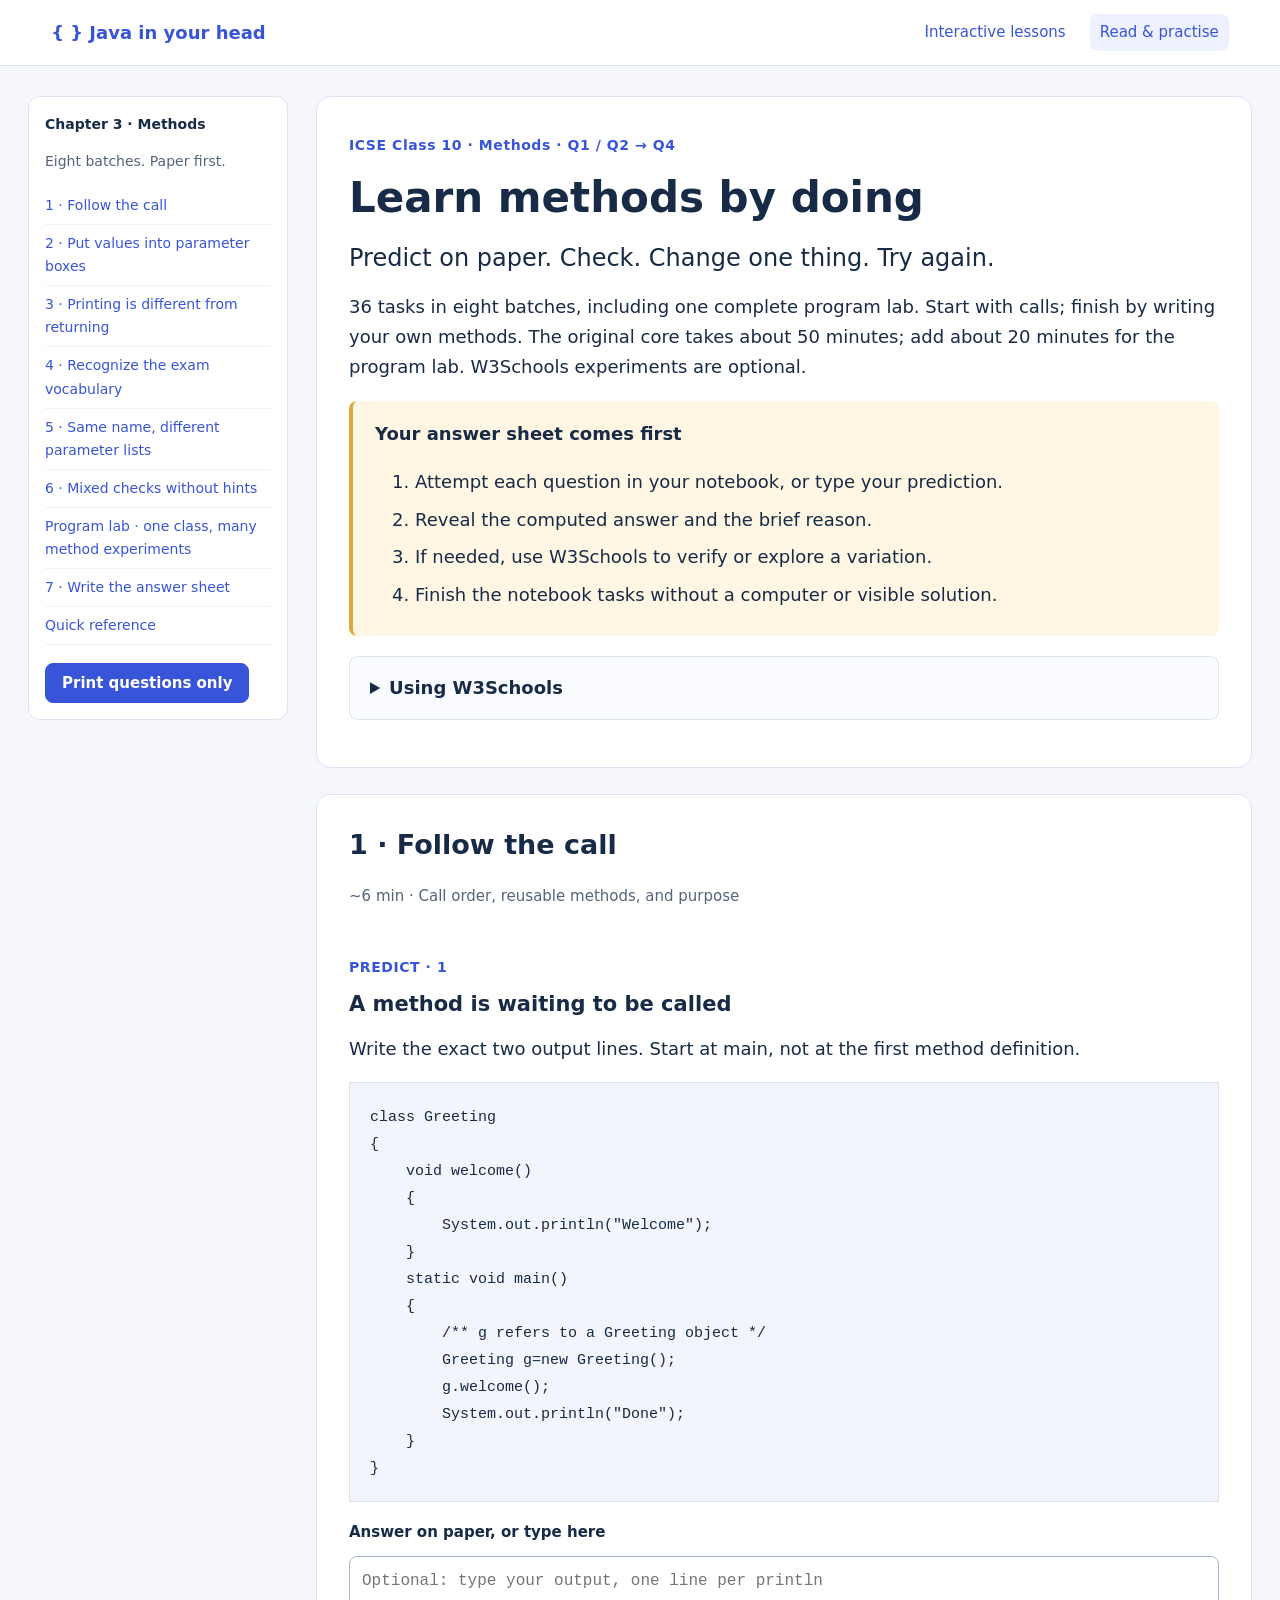
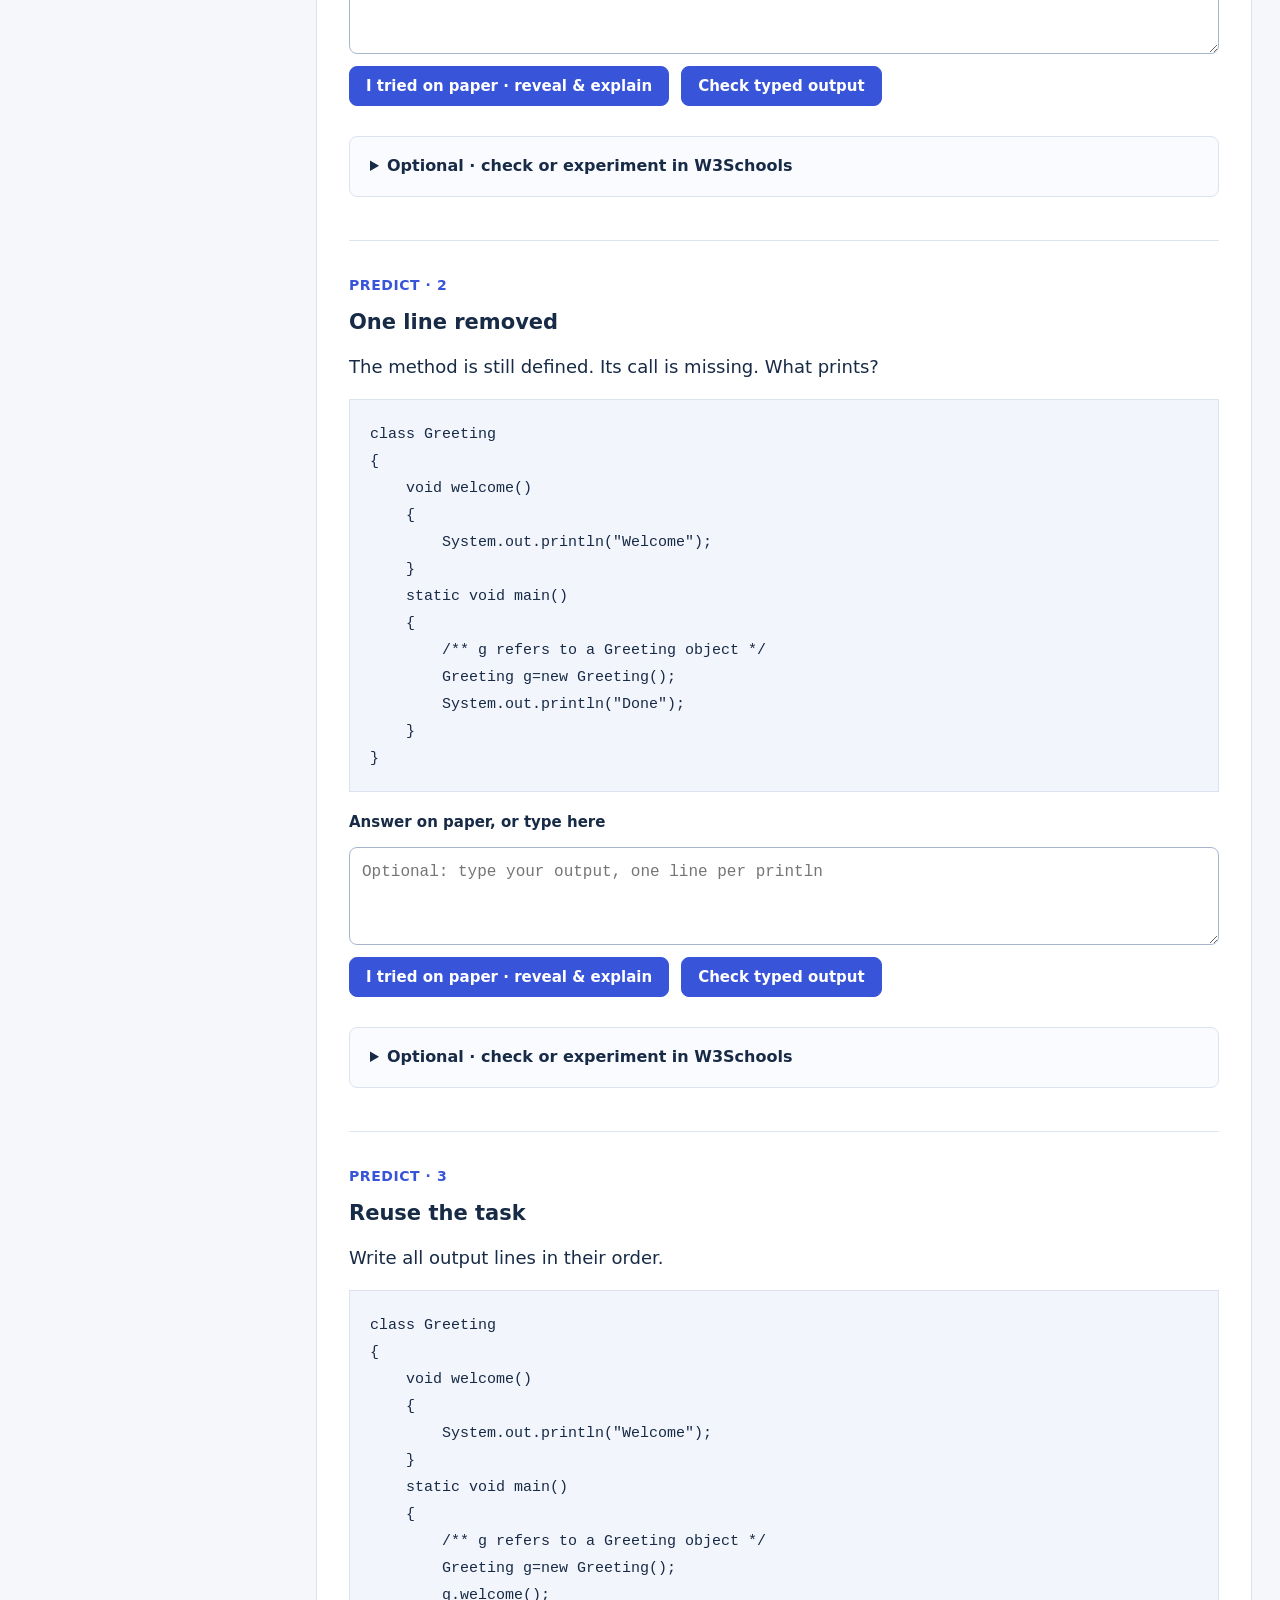
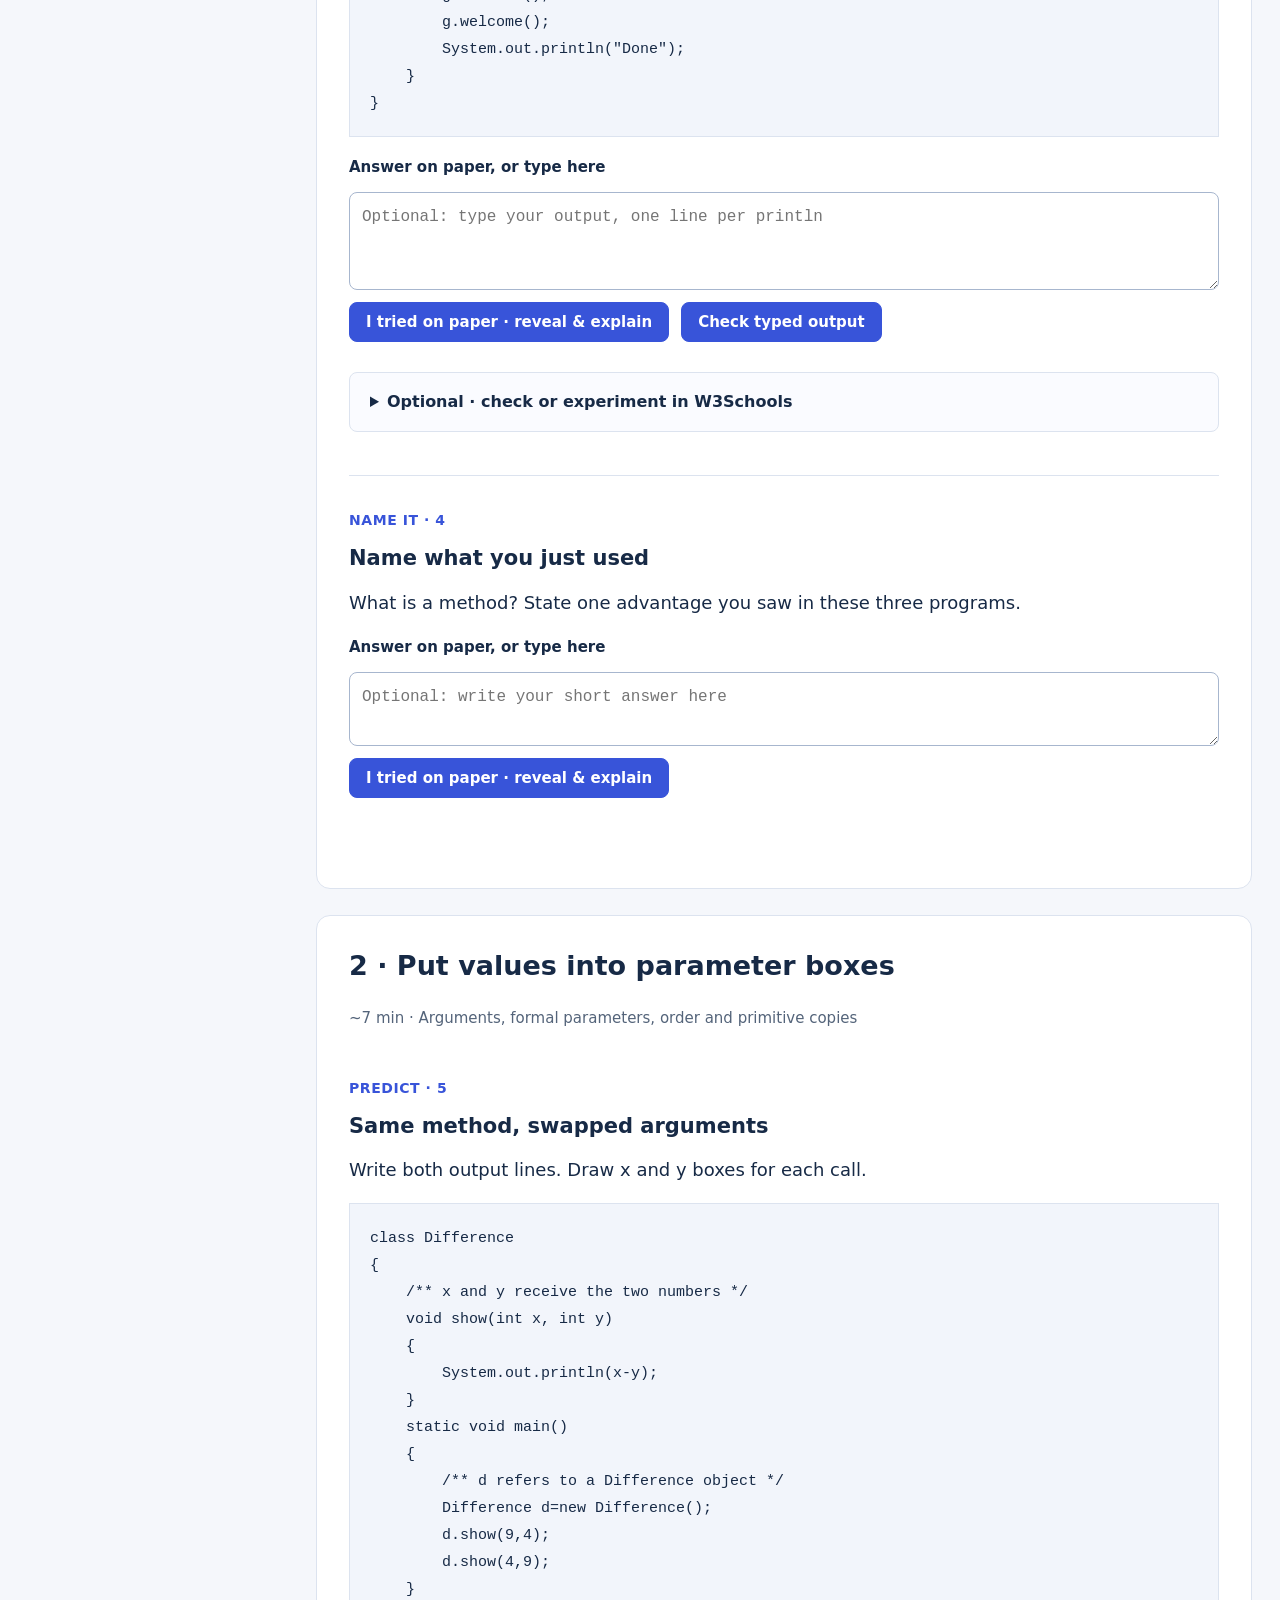
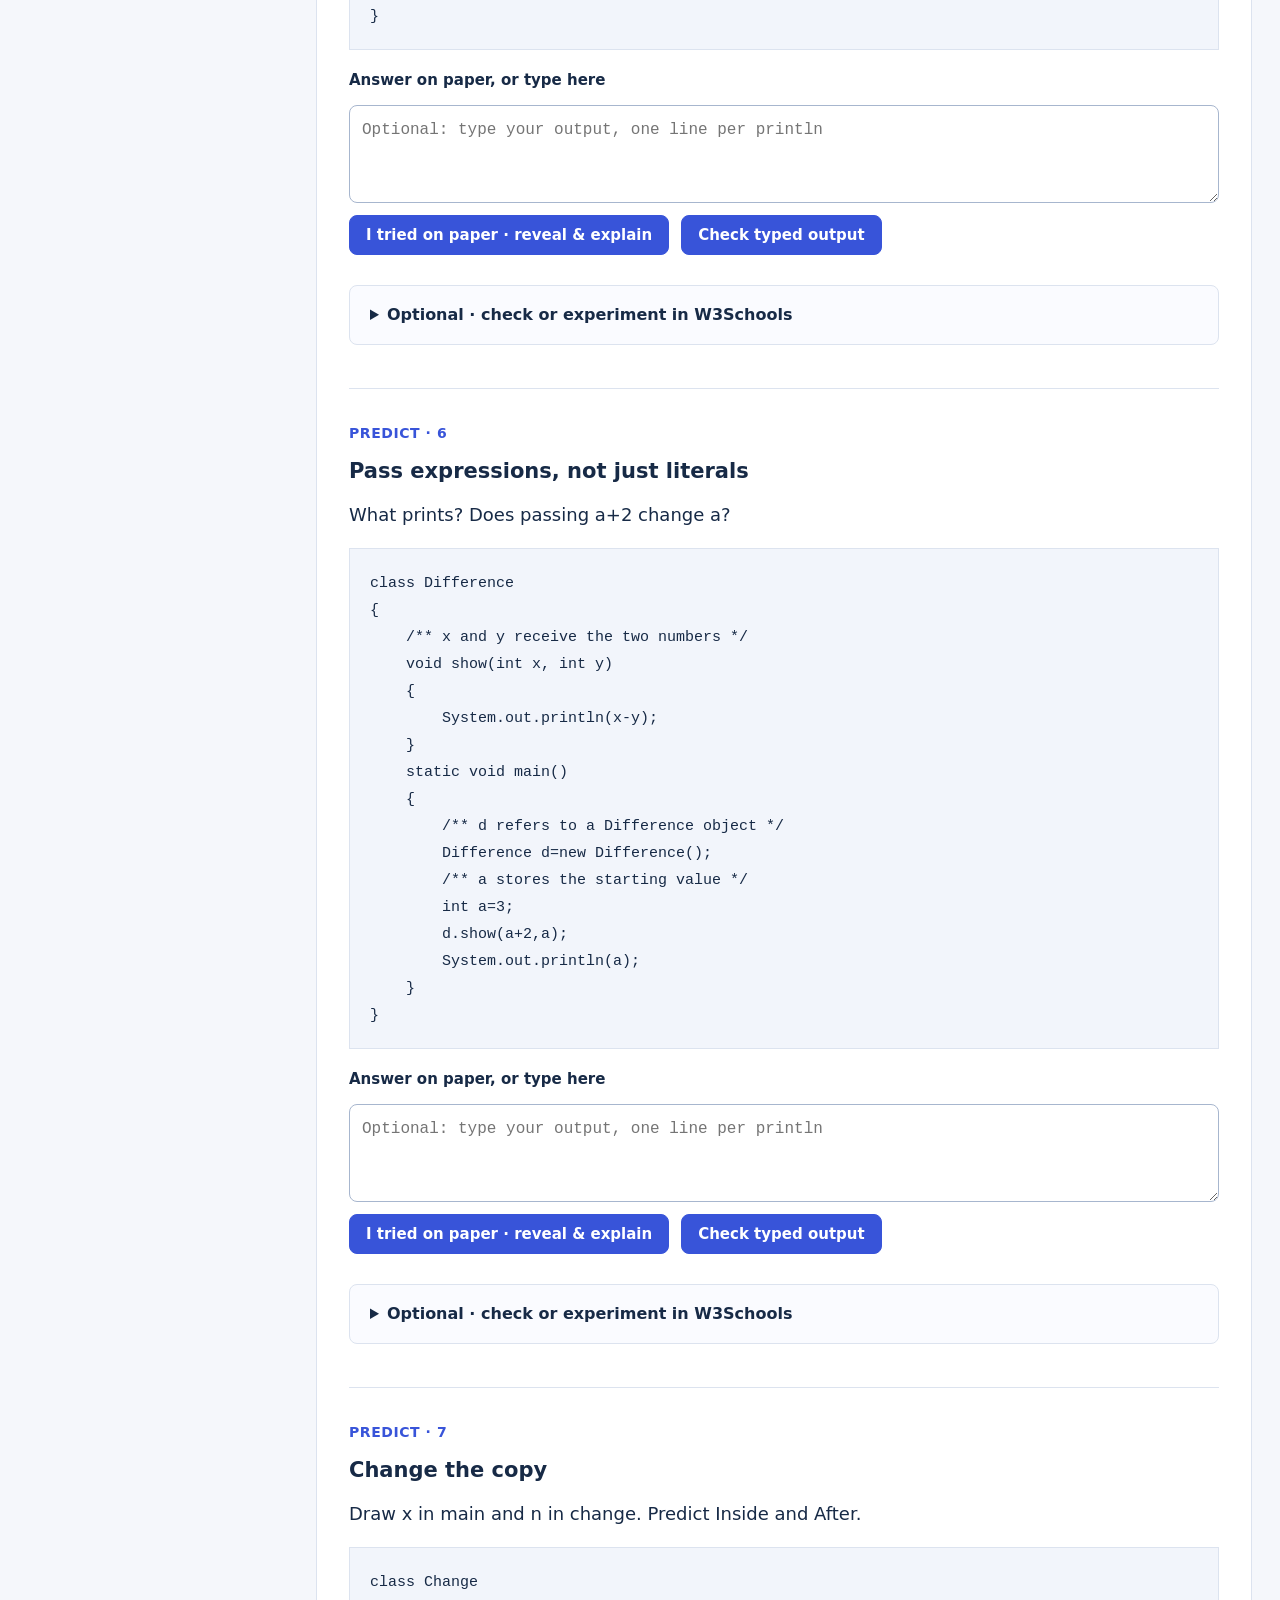
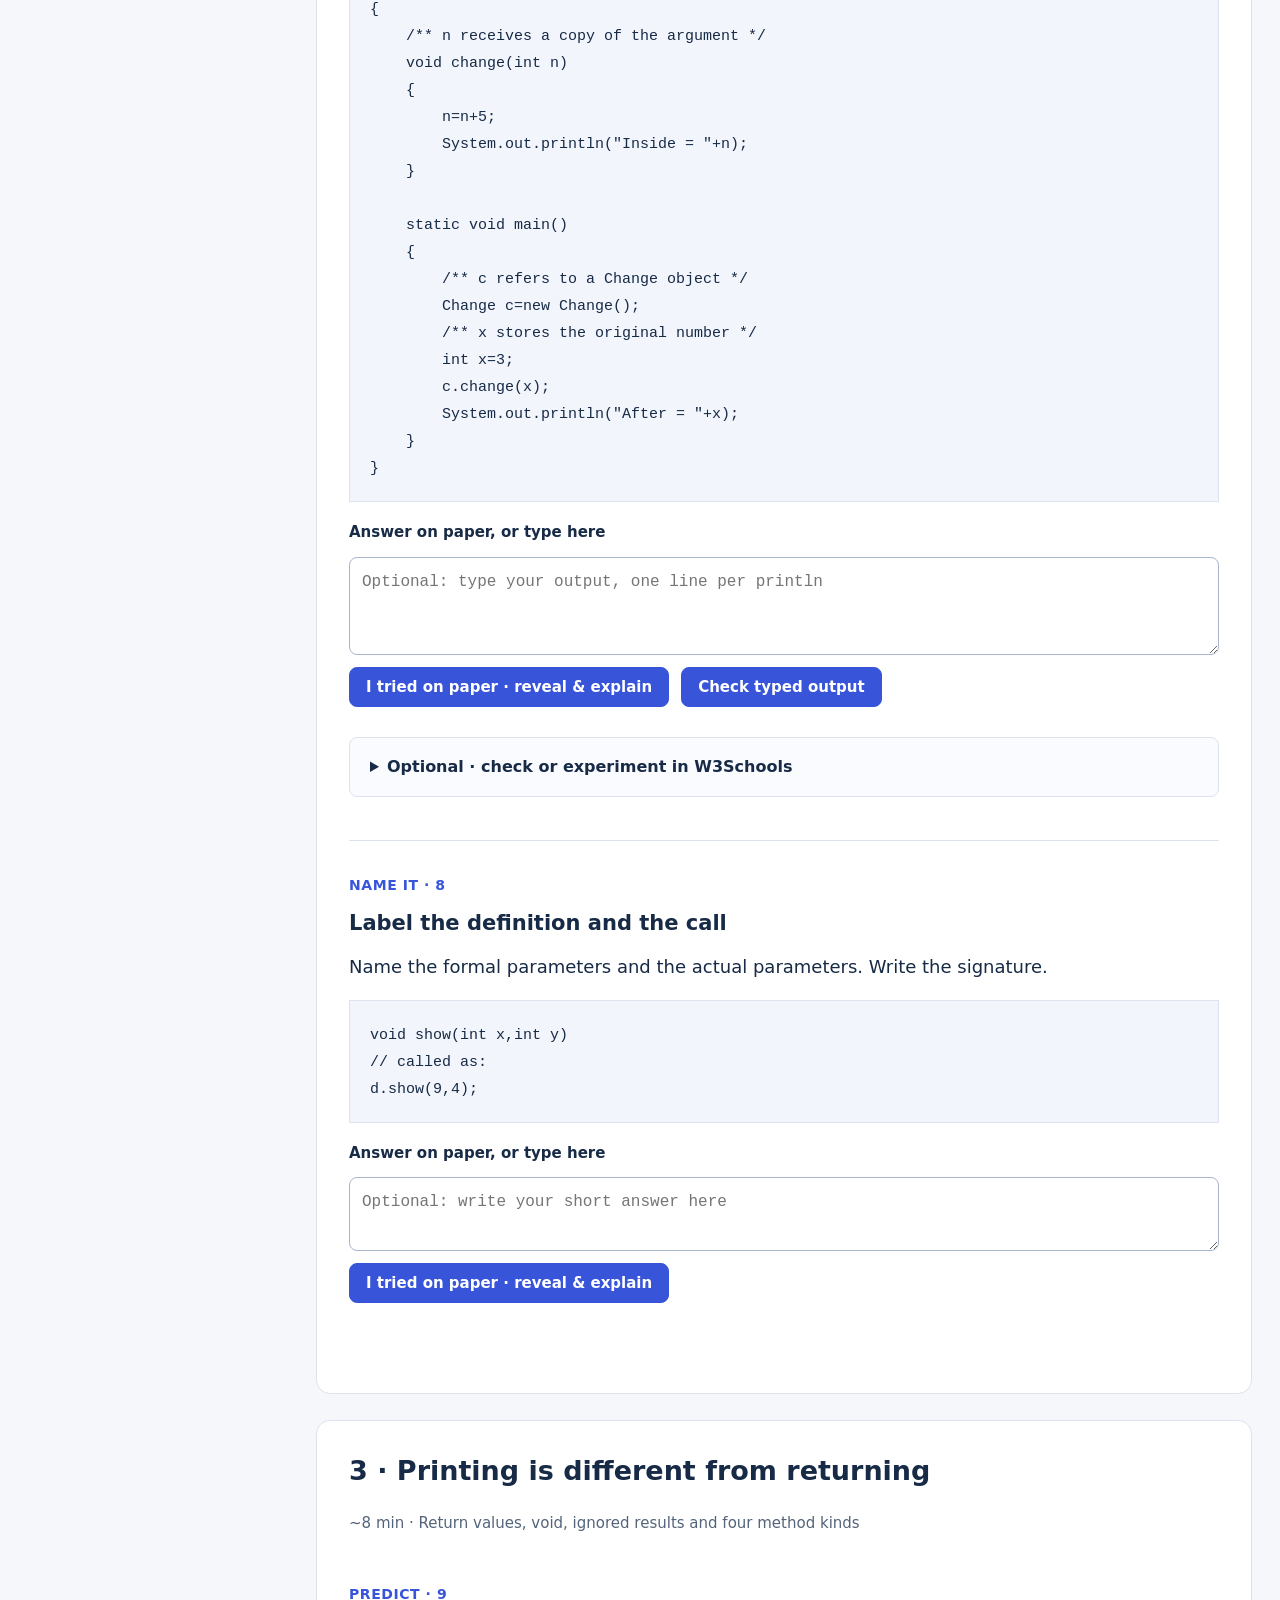
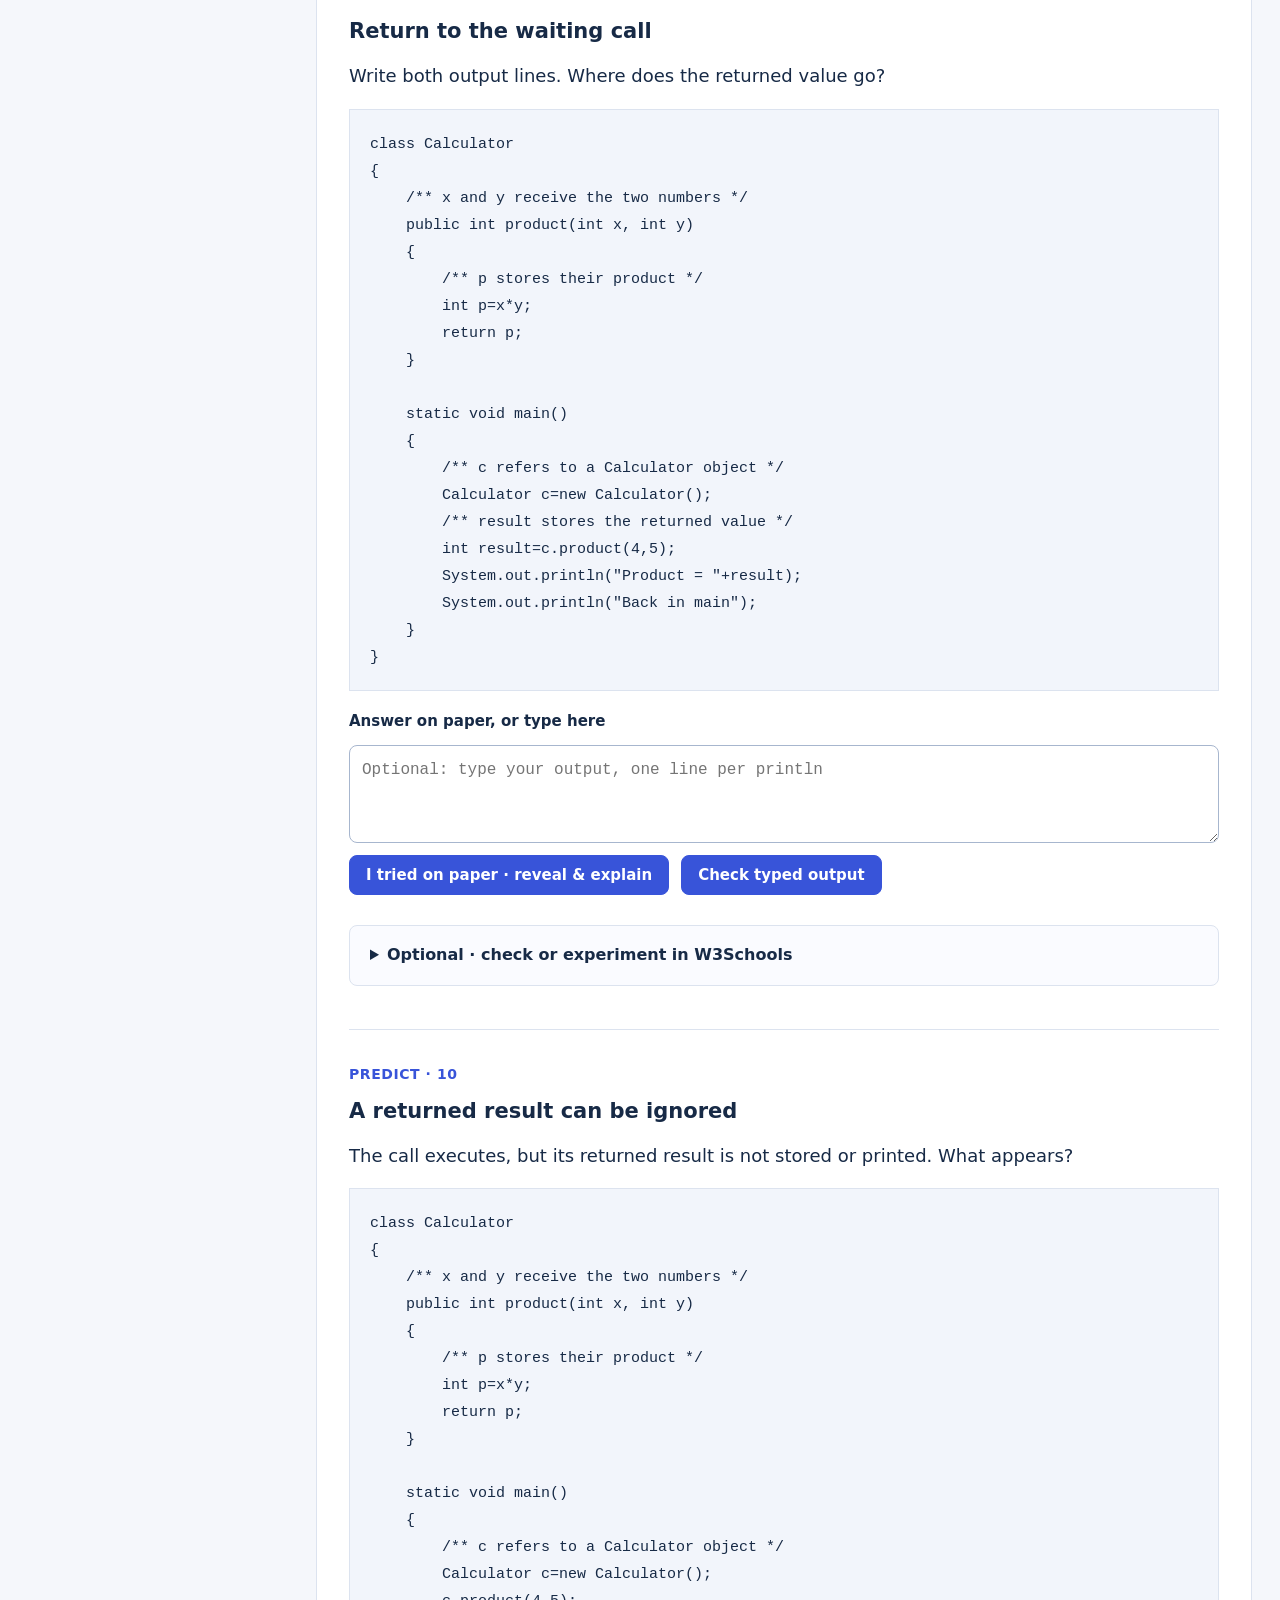
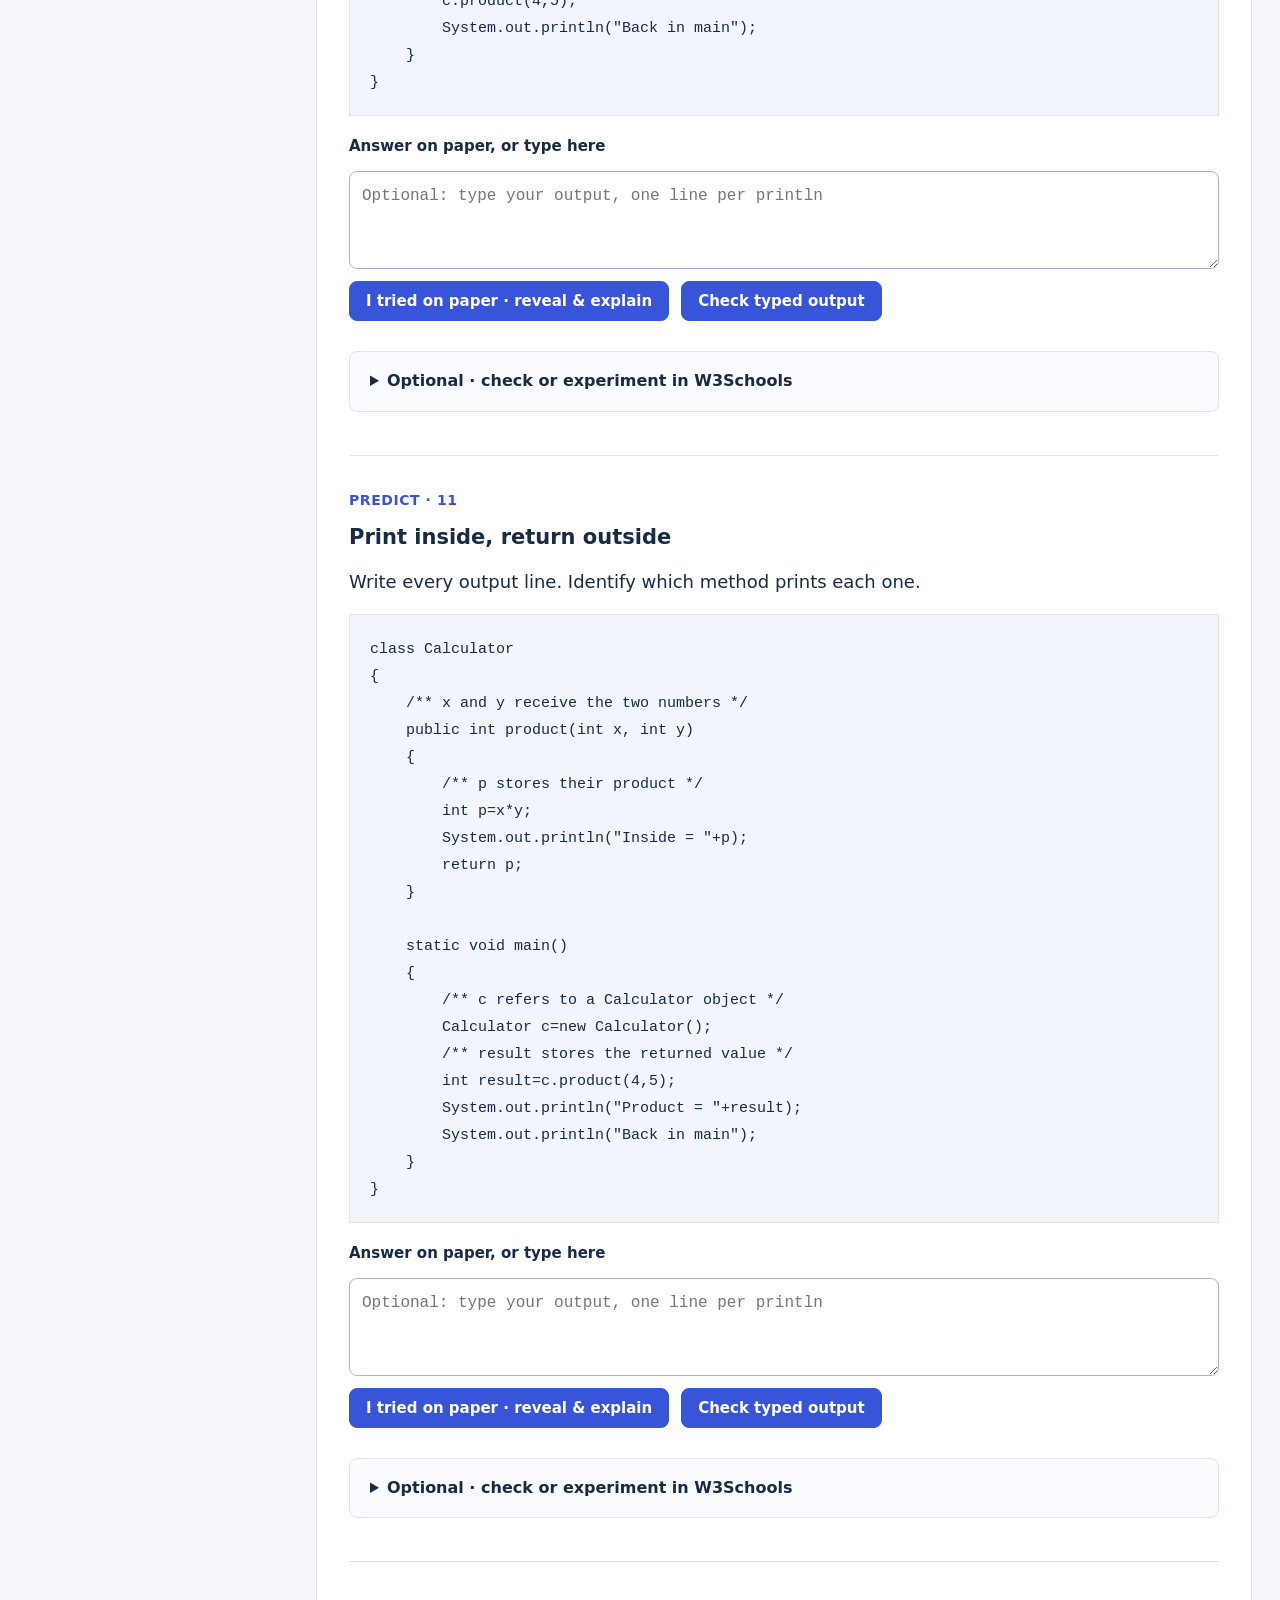
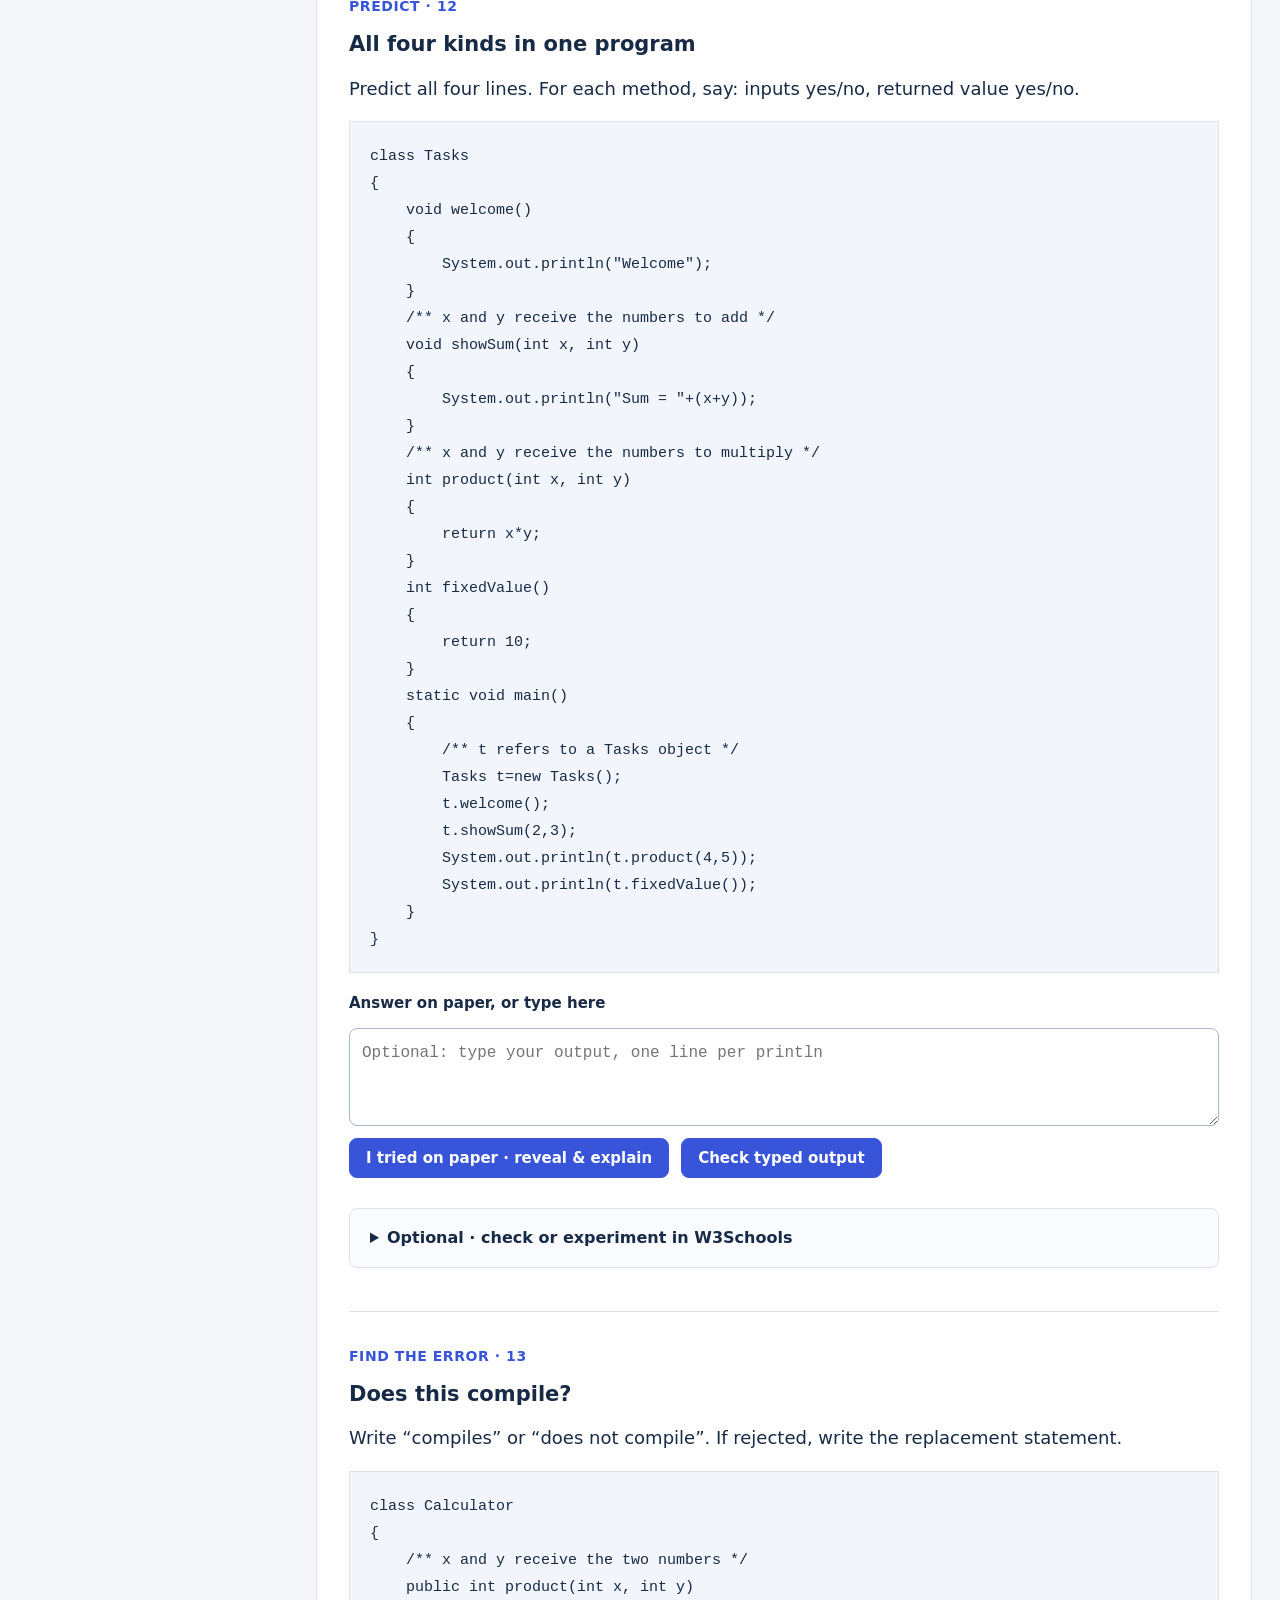
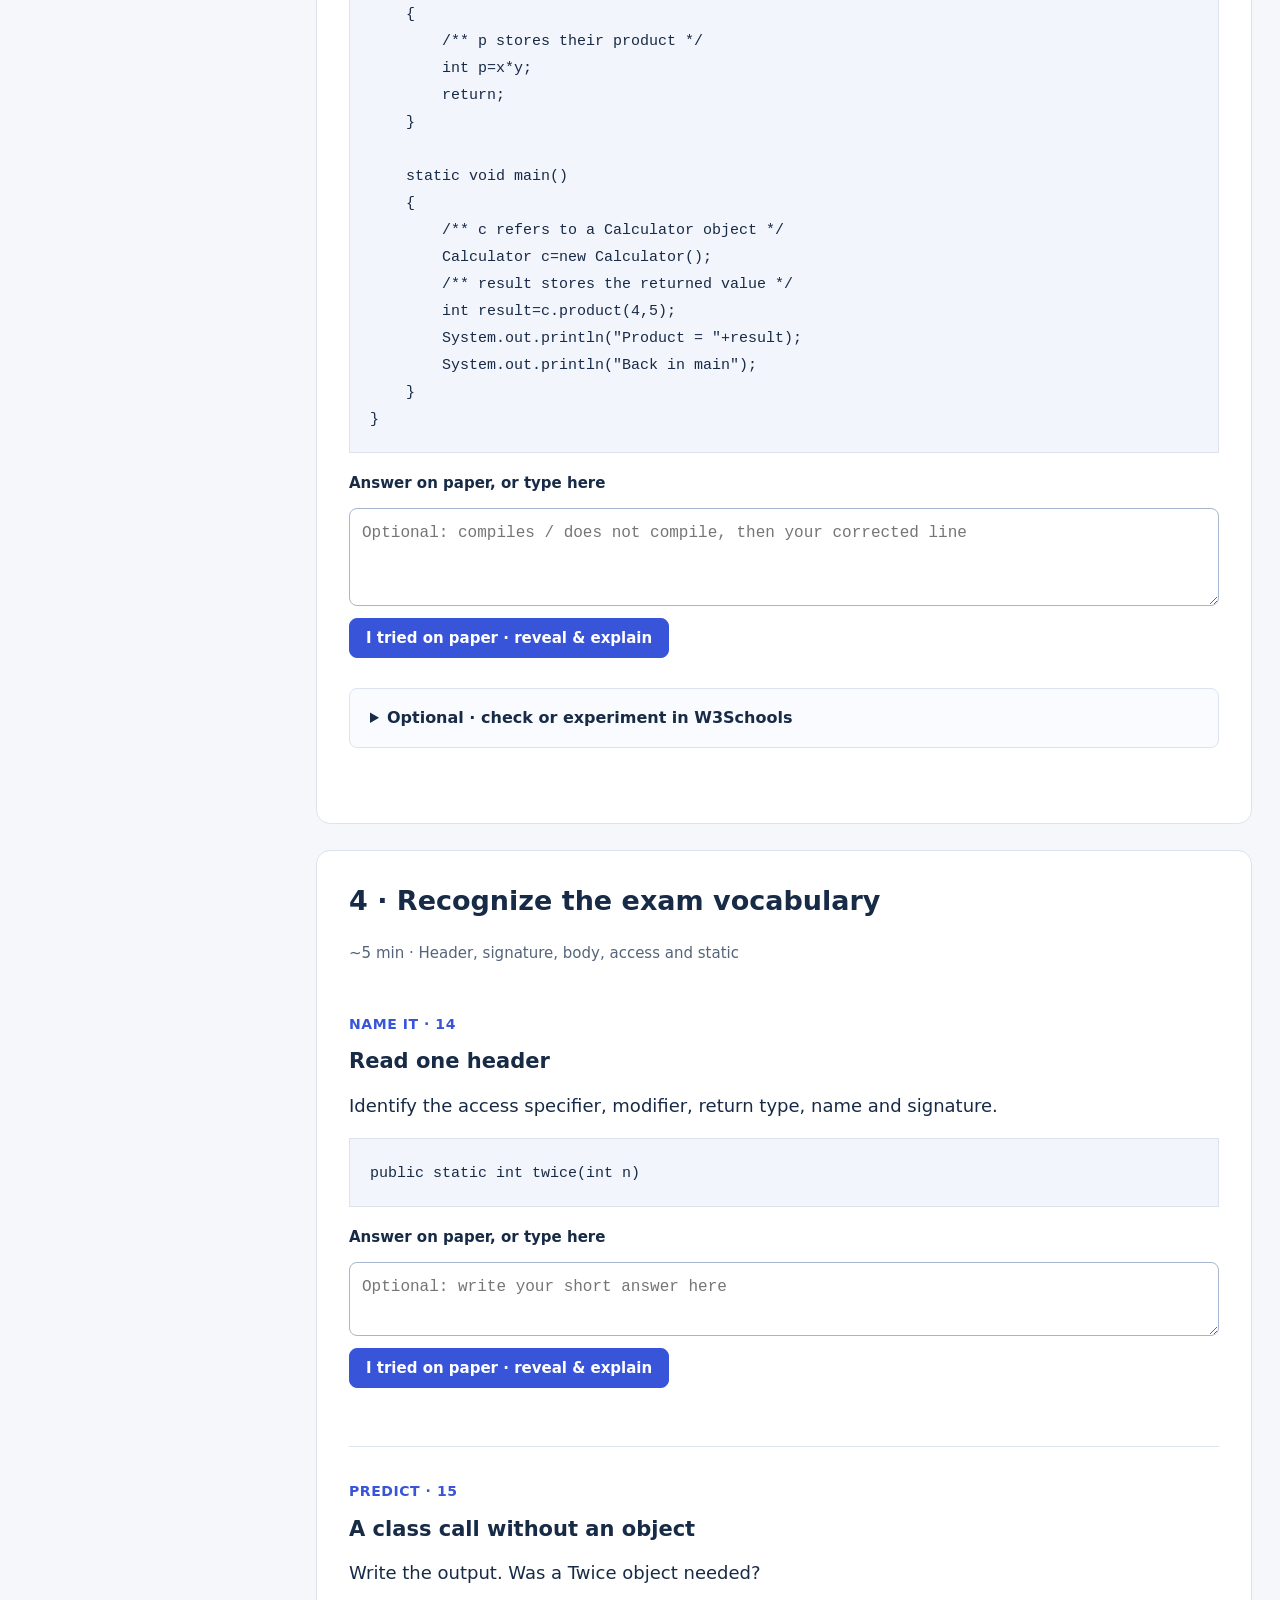
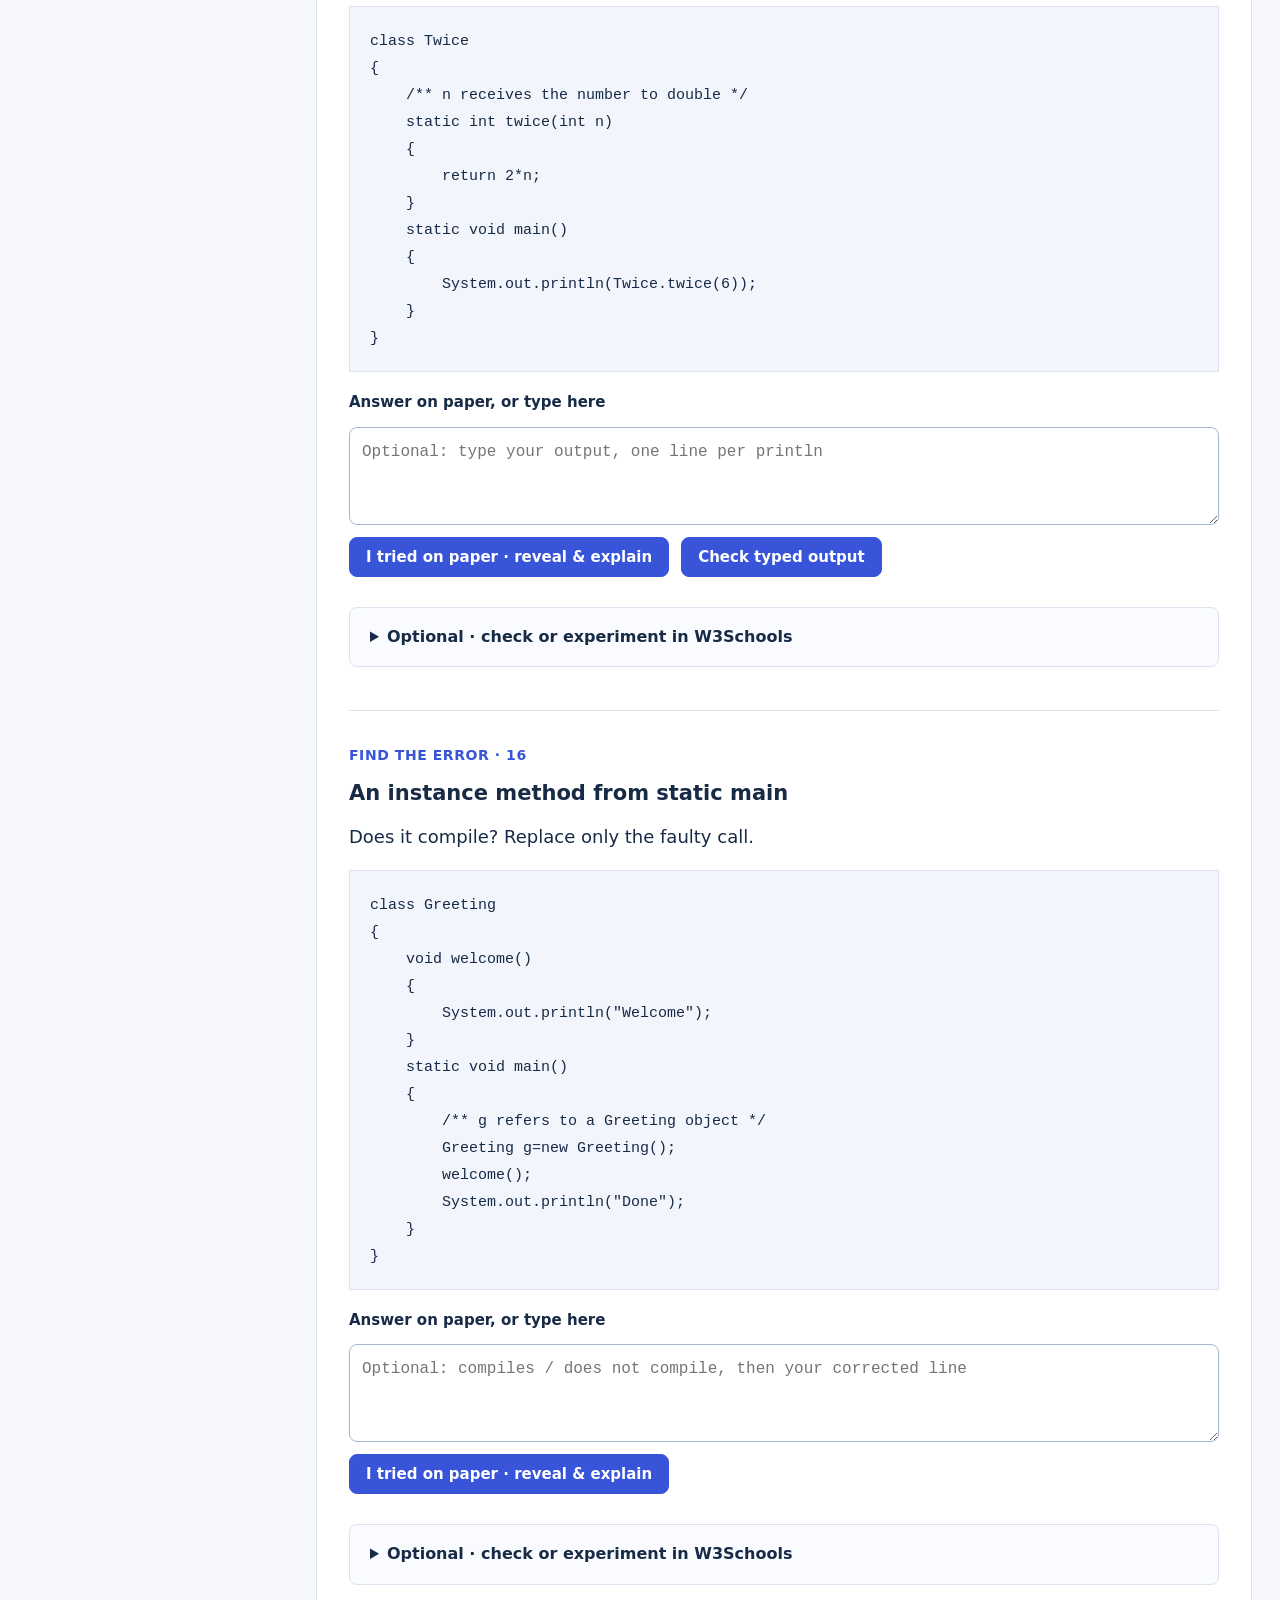
<file: guides/methods.html>
<!doctype html><html lang="en"><head>
<meta charset="utf-8"><meta name="viewport" content="width=device-width,initial-scale=1">
<title>User-defined Methods — Learn by doing</title><link rel="stylesheet" href="../css/guide.css">
<script defer src="../js/core/ns.js"></script><script defer src="../js/core/dom.js"></script>
<script defer src="../js/engine/values.js"></script><script defer src="../js/engine/lexer.js"></script><script defer src="../js/engine/parser.js"></script><script defer src="../js/engine/library.js"></script><script defer src="../js/engine/checker.js"></script><script defer src="../js/engine/interpreter.js"></script><script defer src="../js/ui/try-w3.js"></script><script defer src="../js/guides/methods-data.js"></script><script defer src="../js/guides/methods.js"></script></head><body>
<header><a href="../index.html#/">{ } Java in your head</a><nav><a href="../index.html#/">Interactive lessons</a><a class="active" href="methods.html" aria-current="page">Read & practise</a></nav></header>
<div class="layout"><aside class="contents"><strong>Chapter 3 · Methods</strong><p>Eight batches. Paper first.</p><nav id="contents" aria-label="Chapter contents"></nav><button type="button" id="print">Print questions only</button></aside><main>
<section class="hero"><span class="eyebrow">ICSE Class 10 · Methods · Q1 / Q2 → Q4</span><h1>Learn methods by doing</h1><p class="lead">Predict on paper. Check. Change one thing. Try again.</p><p>36 tasks in eight batches, including one complete program lab. Start with calls; finish by writing your own methods. The original core takes about 50 minutes; add about 20 minutes for the program lab. W3Schools experiments are optional.</p><div class="routine"><strong>Your answer sheet comes first</strong><ol><li>Attempt each question in your notebook, or type your prediction.</li><li>Reveal the computed answer and the brief reason.</li><li>If needed, use W3Schools to verify or explore a variation.</li><li>Finish the notebook tasks without a computer or visible solution.</li></ol></div><details><summary>Using W3Schools</summary><p>Open the optional check under an exercise, copy the runnable code, replace all code in W3Schools, and Run. The displayed exercise uses school / BlueJ structure; the copied version adds a launcher for the web editor.</p></details></section><div id="sections"></div>
<footer><p>Practise on paper after running. Explain the output and reconstruct the program.</p><a href="#">Back to top ↑</a> · <a href="../index.html#/">Return to interactive lessons</a></footer></main></div><noscript>Enable JavaScript to display the guide and calculate example outputs.</noscript></body></html>
</file>
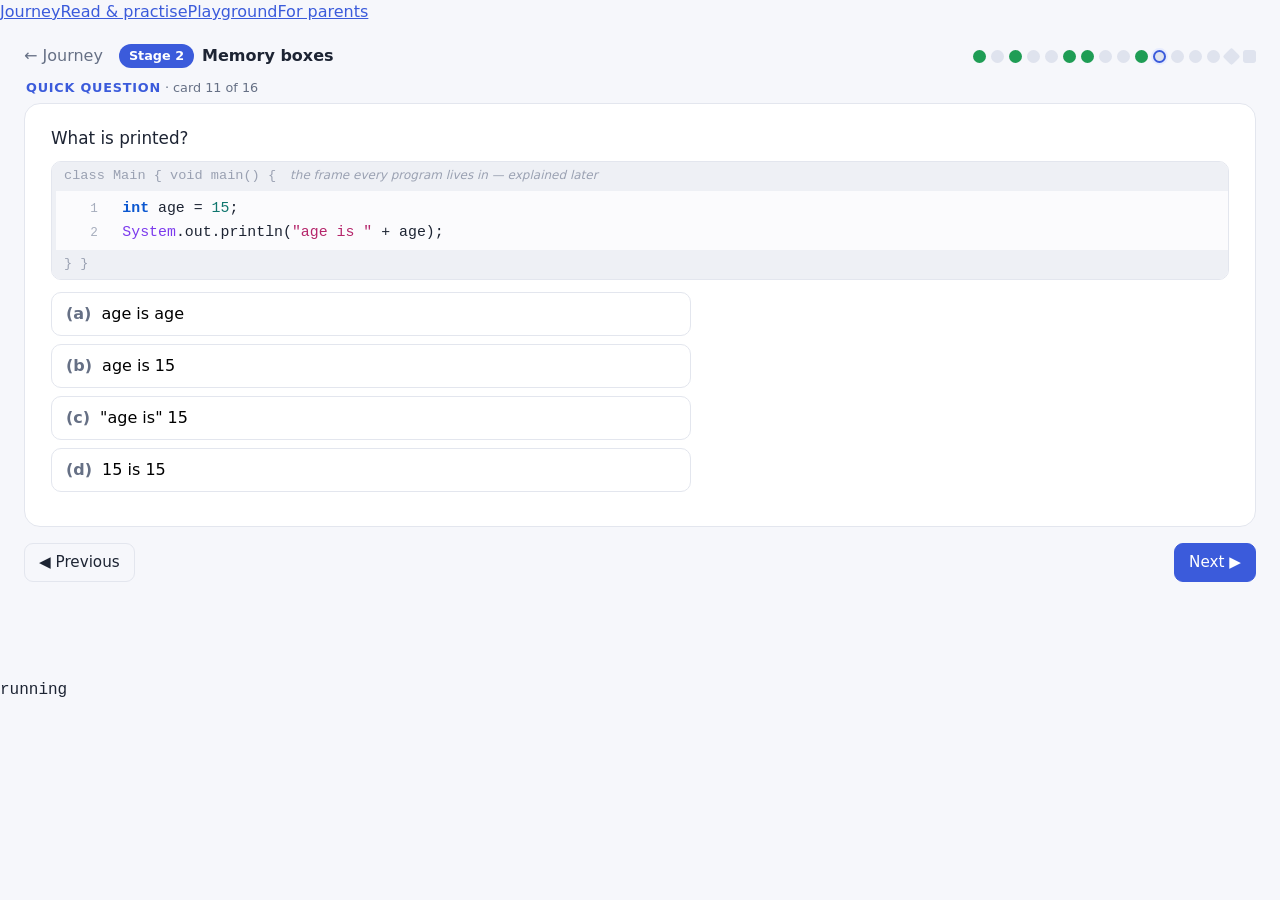
<file: tests/smoke.html>
<!doctype html>
<html lang="en">
<head>
  <meta charset="utf-8">
  <title>smoke</title>
  <!-- Browser smoke test: renders every page and card and clicks through them, collecting errors.
       Run: chrome --headless --dump-dom --virtual-time-budget=60000 file:///.../tests/smoke.html -->
  <!-- same CSS as the real page, so visibility checks see what she sees -->
  <link rel="stylesheet" href="../css/base.css">
  <link rel="stylesheet" href="../css/components.css">
  <script defer src="../js/core/ns.js"></script>
  <script defer src="../js/core/dom.js"></script>
  <script defer src="../js/core/store.js"></script>
  <script defer src="../js/core/router.js"></script>

  <script defer src="../js/engine/values.js"></script>
  <script defer src="../js/engine/lexer.js"></script>
  <script defer src="../js/engine/parser.js"></script>
  <script defer src="../js/engine/library.js"></script>
  <script defer src="../js/engine/checker.js"></script>
  <script defer src="../js/engine/interpreter.js"></script>

  <script defer src="../js/ui/answer.js"></script>
  <script defer src="../js/ui/try-w3.js"></script>
  <script defer src="../js/ui/code-view.js"></script>
  <script defer src="../js/ui/memory-view.js"></script>
  <script defer src="../js/ui/console-view.js"></script>
  <script defer src="../js/ui/calc-view.js"></script>
  <script defer src="../js/ui/trace-table.js"></script>
  <script defer src="../js/ui/stepper.js"></script>
  <script defer src="../js/ui/cards.js"></script>
  <script defer src="../js/ui/paper-task.js"></script>
  <script defer src="../js/ui/digit-tiles.js"></script>

  <script defer src="../js/content/stage-1-sequence.js"></script>
  <script defer src="../js/content/stage-2-boxes.js"></script>
  <script defer src="../js/content/stage-3-types.js"></script>
  <script defer src="../js/content/stage-4-expressions.js"></script>
  <script defer src="../js/content/stage-5-shortcuts.js"></script>
  <script defer src="../js/content/stage-6-decisions.js"></script>
  <script defer src="../js/content/stage-7-loops.js"></script>
  <script defer src="../js/content/stage-8-digits.js"></script>
  <script defer src="../js/content/checkpoint.js"></script>
  <script defer src="../js/content/stage-9-methods.js"></script>
  <script defer src="../js/content/stage-11-objects.js"></script>

  <script defer src="../js/pages/journey.js"></script>
  <script defer src="../js/pages/stage.js"></script>
  <script defer src="../js/pages/play.js"></script>
  <script defer src="../js/pages/insights.js"></script>
  <script defer src="smoke.js"></script>
</head>
<body>
  <nav id="topnav"></nav>
  <main id="main" class="main"></main>
  <pre id="result">running</pre>
</body>
</html>
</file>
<file: css/base.css>
:root {
  --bg: #f6f7fb;
  --card: #ffffff;
  --ink: #1d2433;
  --muted: #667085;
  --line: #e3e6ee;
  --brand: #3b5bdb;
  --brand-soft: #e7ecff;
  --ok: #1f9d55;
  --ok-soft: #e3f6ec;
  --no: #d64545;
  --no-soft: #fde8e8;
  --warn: #c77c02;
  --warn-soft: #fff4dc;
  --cur: #fff2b3;
  --next: #eef3ff;
  --code-bg: #fbfbfd;
  --t-int: #3b82f6;
  --t-double: #8b5cf6;
  --t-char: #f59e0b;
  --t-boolean: #10b981;
  --t-String: #ec4899;
  --radius: 12px;
  --mono: ui-monospace, "Cascadia Code", "JetBrains Mono", Consolas, "Courier New", monospace;
  --sans: system-ui, -apple-system, "Segoe UI", Roboto, Inter, Arial, sans-serif;
}

* { box-sizing: border-box; }
html, body { margin: 0; padding: 0; }
body { font-family: var(--sans); background: var(--bg); color: var(--ink); font-size: 16px; line-height: 1.5; }
a { color: var(--brand); }
/* no ligatures: <= must look like the two characters she has to write on paper */
code, pre, kbd, textarea, input { font-variant-ligatures: none; font-feature-settings: "liga" 0, "calt" 0; }
code, pre, kbd { font-family: var(--mono); }
h1 { font-size: 1.9rem; margin: .2em 0 .4em; letter-spacing: -.01em; }
h2 { font-size: 1.3rem; margin: 1.2em 0 .5em; }
h3 { font-size: 1.05rem; margin: 1.2em 0 .4em; }
p { margin: .5em 0; }

.topbar { position: sticky; top: 0; z-index: 10; display: flex; align-items: center; justify-content: space-between; gap: 16px;
  padding: 10px 24px; background: #fff; border-bottom: 1px solid var(--line); }
.brand { font-weight: 700; color: var(--ink); text-decoration: none; font-size: 1.05rem; }
.logo { display: inline-block; background: var(--brand); color: #fff; border-radius: 8px; padding: 1px 7px; font-family: var(--mono); margin-right: 6px; }
.topnav { display: flex; gap: 4px; }
.topnav a { padding: 6px 12px; border-radius: 8px; text-decoration: none; color: var(--muted); font-weight: 500; }
.topnav a.active, .topnav a:hover { background: var(--brand-soft); color: var(--brand); }

.main { max-width: 1280px; margin: 0 auto; padding: 20px 24px 80px; }

.muted { color: var(--muted); }
.small { font-size: .85rem; }
.center { text-align: center; }
.lead { font-size: 1.1rem; color: #3a4357; max-width: 60em; }

.btn { display: inline-flex; align-items: center; gap: 6px; font: inherit; font-size: .95rem; font-weight: 500; padding: 7px 14px;
  border-radius: 9px; border: 1px solid var(--line); background: #fff; color: var(--ink); cursor: pointer; text-decoration: none; white-space: nowrap; }
.btn:hover:not(:disabled) { border-color: #c5cbe0; background: #fafbff; }
.btn:disabled { opacity: .45; cursor: default; }
.btn.primary { background: var(--brand); border-color: var(--brand); color: #fff; }
.btn.primary:hover:not(:disabled) { background: #2f4bc4; }
.btn.ghost { background: transparent; }
.btn.big { padding: 11px 20px; font-size: 1.05rem; }
.btn.tiny { padding: 3px 9px; font-size: .82rem; }
.btn.danger { color: var(--no); }
.btn.pulse { animation: pulse 1.6s ease-in-out 2; }
@keyframes pulse { 50% { box-shadow: 0 0 0 6px rgba(59, 91, 219, .25); } }

input.answer, textarea.answer { font-family: var(--mono); font-size: 1rem; padding: 7px 10px; border: 1.5px solid #cfd5e3; border-radius: 8px; min-width: 12em; }
textarea.answer { width: 100%; max-width: 32em; resize: vertical; }
input.answer.short { min-width: 5em; width: 7em; }
input.answer:focus, textarea.answer:focus { outline: none; border-color: var(--brand); box-shadow: 0 0 0 3px var(--brand-soft); }

.bar { height: 8px; background: #e6e9f2; border-radius: 99px; overflow: hidden; min-width: 120px; flex: 1; }
.bar.small { height: 5px; min-width: 70px; max-width: 120px; }
.bar .fill { height: 100%; background: var(--ok); border-radius: 99px; }

table.data { border-collapse: collapse; width: 100%; background: #fff; border-radius: var(--radius); overflow: hidden; font-size: .92rem; }
table.data th, table.data td { padding: 8px 10px; border-bottom: 1px solid var(--line); text-align: left; vertical-align: top; }
table.data th { background: #f1f3f9; font-weight: 600; }
table.data tr.warn td { background: var(--warn-soft); }

@media (max-width: 700px) {
  .main { padding: 14px 12px 60px; }
  .topbar { padding: 8px 12px; }
  .brand { font-size: .95rem; }
  .topnav a { padding: 5px 8px; font-size: .9rem; }
}
</file>
<file: css/components.css>
/* ---------- journey ---------- */
.hero { background: #fff; border: 1px solid var(--line); border-radius: 16px; padding: 22px 26px; margin-bottom: 20px; }
.hero-row { display: flex; align-items: center; gap: 18px; flex-wrap: wrap; margin-top: 12px; }
.overall { display: flex; align-items: center; gap: 10px; flex: 1; min-width: 240px; }
.badge-done { font-weight: 600; color: var(--ok); }
.journey { list-style: none; padding: 0; margin: 0; display: grid; grid-template-columns: repeat(auto-fill, minmax(330px, 1fr)); gap: 12px; }
.stage-tile a { display: flex; gap: 14px; align-items: center; padding: 14px 16px; background: #fff; border: 1px solid var(--line); border-radius: var(--radius);
  text-decoration: none; color: var(--ink); height: 100%; transition: border-color .15s, transform .15s; }
.stage-tile a:hover { border-color: var(--brand); transform: translateY(-1px); }
.stage-num { width: 40px; height: 40px; flex: none; border-radius: 50%; display: grid; place-items: center; font-weight: 700; background: var(--brand-soft); color: var(--brand); }
.stage-tile.done .stage-num { background: var(--ok); color: #fff; }
.stage-info { flex: 1; min-width: 0; }
.stage-title { font-weight: 650; }
.stage-sub { color: var(--muted); font-size: .88rem; }
.stage-meta { display: flex; gap: 12px; align-items: center; font-size: .8rem; color: var(--muted); margin-top: 4px; }
.stage-state { font-size: .8rem; color: var(--muted); white-space: nowrap; }
.stage-tile.done .stage-state { color: var(--ok); font-weight: 600; }

/* ---------- stage player ---------- */
.stage-head { display: flex; align-items: center; gap: 16px; flex-wrap: wrap; margin-bottom: 10px; }
.stage-head .back { text-decoration: none; color: var(--muted); }
.stage-heading { display: flex; align-items: center; gap: 8px; }
.stage-pill { background: var(--brand); color: #fff; border-radius: 99px; padding: 2px 10px; font-size: .8rem; font-weight: 600; }
.stage-name { font-weight: 650; }
.dots { display: flex; gap: 5px; flex-wrap: wrap; margin-left: auto; }
.dot { width: 13px; height: 13px; border-radius: 50%; background: #dfe3ee; display: inline-block; border: 2px solid transparent; }
.dot.done { background: var(--ok); }
.dot.paper { border-radius: 3px; }
.dot.quiz { border-radius: 3px; transform: rotate(45deg); }
.dot.cur { border-color: var(--brand); box-shadow: 0 0 0 2px var(--brand-soft); }
.card-kind { font-size: .8rem; text-transform: uppercase; letter-spacing: .06em; color: var(--brand); font-weight: 650; margin: 6px 2px; }
.card-kind .muted { text-transform: none; letter-spacing: 0; font-weight: 400; }
.card { background: var(--card); border: 1px solid var(--line); border-radius: 16px; padding: 22px 26px; }
.card-title { margin-top: 0; }
.card-nav { display: flex; justify-content: space-between; margin-top: 16px; }
.prose { max-width: 62em; }
.prose code, .q code, .explain code, .hint code, .trythis code, .keyidea code { background: #f0f2f8; padding: 1px 5px; border-radius: 5px; font-size: .92em; }
.prose table { border-collapse: collapse; margin: 8px 0; }
.prose td, .prose th { border: 1px solid var(--line); padding: 4px 10px; }
.tip { color: var(--muted); font-size: .9rem; }
.keyidea { display: flex; gap: 10px; align-items: baseline; background: var(--warn-soft); border-radius: 10px; padding: 10px 14px; margin-top: 14px; }
.keyidea-tag { font-weight: 700; color: var(--warn); font-size: .8rem; text-transform: uppercase; letter-spacing: .05em; }
.trythis { background: var(--brand-soft); border-radius: 10px; padding: 8px 14px; margin: 10px 0; }
.trythis ul { margin: 4px 0; padding-left: 20px; }
.stage-done { background: #fff; border: 1px solid var(--line); border-radius: 16px; padding: 26px; }
.recap li { margin: 4px 0; }

/* ---------- code view ---------- */
.code-view { background: var(--code-bg); border: 1px solid var(--line); border-radius: 10px; font-family: var(--mono); font-size: .93rem; overflow: hidden; }
.code-lines { max-height: 460px; overflow: auto; padding: 6px 0; }
.code-line { display: flex; align-items: baseline; min-height: 1.6em; padding-right: 8px; border-left: 3px solid transparent; }
.code-line .ln { width: 2.6em; flex: none; text-align: right; padding-right: 8px; color: #a6adbd; user-select: none; font-size: .85em; }
.code-line .mark { width: 1.3em; flex: none; color: var(--brand); font-size: .85em; }
.code-line .src { white-space: pre; flex: 1; }
.code-line .badge { font-family: var(--sans); font-size: .72rem; color: #fff; background: var(--t-double); border-radius: 99px; padding: 0 7px; margin-left: 8px; }
.code-line .badge:empty { display: none; }
.code-line.cur { background: var(--cur); border-left-color: #e0b400; }
.code-line.cur .mark::before { content: '●'; color: #c99a00; }
.code-line.next .mark::before { content: '➜'; }
.code-line.next { background: var(--next); }
.code-line.skip .src { opacity: .35; text-decoration: line-through; text-decoration-color: #c0c4d0; }
.code-line.err { background: var(--no-soft); border-left-color: var(--no); }
.code-line.clickable { cursor: pointer; }
.code-line.clickable:hover { background: #eef1fb; }
.code-line.picked { outline: 2px solid var(--brand); }
.code-line.good { background: var(--ok-soft); border-left-color: var(--ok); }
.code-line.bad { background: var(--no-soft); border-left-color: var(--no); }
.wrapped .wrap-head, .wrapped .wrap-foot { background: #eef0f5; color: #9aa1b2; padding: 4px 12px; font-size: .85rem; display: flex; gap: 14px; align-items: baseline; }
.wrap-note { font-family: var(--sans); font-size: .75rem; font-style: italic; }
.wrapped .code-lines { padding-left: 14px; border-left: 4px solid #eef0f5; }
.tk-kw { color: #0b57d0; font-weight: 600; }
.tk-str { color: #b5266b; }
.tk-chr { color: #b45309; }
.tk-num { color: #0f766e; }
.tk-com { color: #8b93a7; font-style: italic; }
.tk-cls { color: #7c3aed; }

.editor { display: flex; border: 1.5px solid var(--brand); border-radius: 10px; overflow: hidden; background: #fff; height: 360px; }
.ed-gutter { width: 3em; flex: none; padding: 8px 6px 8px 0; text-align: right; color: #a6adbd; background: #f6f7fb; font-family: var(--mono); font-size: .93rem; line-height: 1.5; white-space: pre; overflow: hidden; user-select: none; }
.ed-text { flex: 1; border: 0; outline: none; resize: none; padding: 8px 10px; font-family: var(--mono); font-size: .93rem; line-height: 1.5; tab-size: 4; white-space: pre; }

/* ---------- stepper ---------- */
.stepper { display: grid; grid-template-columns: minmax(0, 1.15fr) minmax(0, 1fr); gap: 16px; margin: 12px 0; }
.st-head { display: flex; justify-content: space-between; align-items: center; gap: 10px; margin-bottom: 8px; flex-wrap: wrap; }
.st-title { font-weight: 600; }
.st-editbar { display: flex; gap: 10px; align-items: center; flex-wrap: wrap; }
.st-controls { display: flex; gap: 8px; align-items: center; flex-wrap: wrap; margin: 10px 0; }
.st-count { color: var(--muted); font-size: .82rem; margin-left: auto; }
.speed { font: inherit; font-size: .85rem; padding: 5px; border-radius: 8px; border: 1px solid var(--line); }
.st-note { background: #fff; border: 1px solid var(--line); border-left: 4px solid var(--brand); border-radius: 10px; padding: 10px 14px; min-height: 3.2em; font-size: 1rem; }
.st-note.error { border-left-color: var(--no); background: var(--no-soft); }
.st-note.end { border-left-color: var(--ok); background: var(--ok-soft); }
.st-line { display: inline-block; background: var(--brand-soft); color: var(--brand); font-weight: 650; font-size: .78rem; border-radius: 6px; padding: 1px 7px; margin-right: 4px; }
.st-gate { margin-top: 10px; background: #fffaf0; border: 1.5px solid #f3c96b; border-radius: 12px; padding: 12px 14px; display: none; }
.gate-q { font-weight: 600; margin-bottom: 8px; }
.gate-tag { background: var(--warn); color: #fff; font-size: .72rem; text-transform: uppercase; letter-spacing: .05em; padding: 2px 7px; border-radius: 6px; margin-right: 8px; }
.gate-input { display: flex; gap: 8px; align-items: flex-start; flex-wrap: wrap; }
.gate-choices { display: flex; gap: 10px; }
.gate-fb { margin-top: 8px; }
.gate-fb.ok strong { color: var(--ok); }
.gate-fb.no strong { color: var(--no); }
.st-right { display: flex; flex-direction: column; gap: 12px; min-width: 0; }
.panel { background: #fff; border: 1px solid var(--line); border-radius: 12px; padding: 10px 12px; }
.panel h4 { margin: 0 0 8px; font-size: .85rem; text-transform: uppercase; letter-spacing: .05em; color: #4a5368; display: flex; align-items: center; gap: 6px; }
.panel h4 .sub { text-transform: none; letter-spacing: 0; font-weight: 400; color: var(--muted); font-size: .8rem; flex: 1; }

/* memory boxes */
.boxes { display: flex; flex-wrap: wrap; gap: 12px; }
.frame + .frame { margin-top: 10px; padding-top: 8px; border-top: 1px dashed var(--line); }
.frame.paused { opacity: .5; }
.frame-name { font-size: .78rem; color: var(--muted); margin-bottom: 4px; font-family: var(--mono); }
.mbox { display: flex; flex-direction: column; align-items: center; min-width: 64px; }
.mname { font-family: var(--mono); font-weight: 700; font-size: .95rem; }
.mcell { min-width: 64px; min-height: 44px; padding: 6px 10px; border: 2.5px solid var(--t-int); border-radius: 8px; background: #fff; display: grid; place-items: center;
  font-family: var(--mono); font-size: 1.1rem; font-weight: 600; transition: background .3s; }
.mtype { font-size: .7rem; color: var(--muted); font-family: var(--mono); margin-top: 2px; }
.mval.empty { color: #b8bdca; }
.mval small.code { display: block; font-size: .65rem; color: var(--muted); font-weight: 400; text-align: center; }
.t-int .mcell { border-color: var(--t-int); }
.t-double .mcell { border-color: var(--t-double); border-radius: 8px 20px 8px 20px; }
.t-char .mcell { border-color: var(--t-char); border-radius: 50%; min-width: 54px; }
.t-boolean .mcell { border-color: var(--t-boolean); border-style: double; border-width: 4px; }
.t-String .mcell { border-color: var(--t-String); border-radius: 18px; min-width: 90px; }
.t-Scanner .mcell { border-color: #94a3b8; border-style: dashed; }
.is-empty .mcell { border-style: dashed; }
.mbox.changed .mcell { animation: flash 1.1s ease-out; background: #fff7cc; }
@keyframes flash { 0% { background: #ffe066; transform: scale(1.08); } 100% { background: #fff7cc; transform: scale(1); } }
.empty-mem { margin: 4px 0; font-size: .9rem; }

/* console + tape */
.console-out { background: #10141f; color: #e6edf7; border-radius: 8px; padding: 10px 12px; margin: 0; min-height: 3.2em; max-height: 240px; overflow: auto; font-size: .95rem; white-space: pre-wrap; word-break: break-word; }
.console-out .fresh { background: rgba(255, 224, 102, .3); border-radius: 3px; }
.console-out .cursor { display: inline-block; width: .6em; background: #8ab4ff; animation: blink 1s steps(1) infinite; }
@keyframes blink { 50% { opacity: 0; } }
.tape-view { margin: 0; font-size: .95rem; white-space: pre-wrap; background: #f7f8fb; border-radius: 8px; padding: 6px 10px; }
.tape-view .used { color: #b0b6c3; text-decoration: line-through; }
.tape-view .left { color: var(--ink); font-weight: 600; }
.tape-edit { width: 100%; font-family: var(--mono); font-size: .95rem; border: 1.5px solid var(--brand); border-radius: 8px; padding: 6px; }

/* calculation */
.calc-list { margin: 0; padding-left: 1.6em; }
.calc-list li { margin: 3px 0 6px; }
.calc-list.big { font-size: 1.15rem; }
.calc-expr { font-size: 1.02em; }
.calc-expr mark { background: #ffe58a; border-radius: 4px; padding: 0 3px; }
.calc-note { font-size: .82rem; color: var(--muted); font-family: var(--sans); }
.calc-list li.appear { animation: appear .35s ease-out; }
@keyframes appear { from { opacity: 0; transform: translateY(-4px); } }

/* trace */
.trace-scroll { overflow: auto; max-height: 280px; }
table.trace { border-collapse: collapse; font-family: var(--mono); font-size: .92rem; }
table.trace th, table.trace td { border: 1px solid var(--line); padding: 3px 10px; text-align: center; }
table.trace th { background: #f1f3f9; }
table.trace tr.now td { background: var(--cur); }
table.trace td.yes { color: var(--ok); }
table.trace td.no { color: var(--no); }
table.trace.fill td { padding: 3px; }
.cell { font-family: var(--mono); font-size: .95rem; width: 5.5em; padding: 4px; border: 1.5px solid #cfd5e3; border-radius: 6px; text-align: center; }
.cell.ok { border-color: var(--ok); background: var(--ok-soft); }
.cell.no { border-color: var(--no); background: var(--no-soft); }
.cell.shown { border-color: var(--warn); background: var(--warn-soft); }
.trace-layout { display: grid; grid-template-columns: minmax(0, 1fr) minmax(0, 1fr); gap: 16px; align-items: start; margin: 10px 0; }

/* items */
.q { font-size: 1.05rem; margin-bottom: 10px; }
.options { display: grid; gap: 8px; margin: 12px 0; max-width: 40em; }
.option { display: flex; gap: 10px; align-items: baseline; text-align: left; font: inherit; padding: 9px 14px; border: 1.5px solid var(--line); border-radius: 10px; background: #fff; cursor: pointer; }
.option:hover { border-color: var(--brand); }
.option .opt-letter { color: var(--muted); font-weight: 600; }
.option.right { border-color: var(--ok); background: var(--ok-soft); }
.option.wrong { border-color: var(--no); background: var(--no-soft); opacity: .8; }
.fb { margin: 10px 0; padding: 8px 12px; border-radius: 10px; }
.fb.ok { background: var(--ok-soft); }
.fb.ok strong { color: var(--ok); }
.fb.no { background: var(--no-soft); }
.fb.no strong { color: var(--no); }
.explain { background: #f4f6fb; border-radius: 10px; padding: 10px 14px; margin: 8px 0; }
.ask { display: block; margin: 12px 0 6px; font-weight: 600; }
.answer-key { margin: 6px 0; }
.compile-msg { background: var(--no-soft); padding: 8px 12px; border-radius: 8px; margin: 6px 0; }
.watch-holder { margin-top: 8px; }
.reduce-head { display: flex; gap: 24px; align-items: flex-end; flex-wrap: wrap; margin: 10px 0 14px; }
.reduce-expr code { font-size: 1.35rem; background: #f0f2f8; padding: 6px 12px; border-radius: 8px; }
.after-vars .result { margin-top: 10px; font-weight: 600; }
.after-vars code { background: #f0f2f8; padding: 2px 6px; border-radius: 5px; margin-right: 6px; }
.after-vars code.chg { background: #fff3c4; }

.reorder-grid { display: grid; grid-template-columns: 1fr 1fr; gap: 16px; margin: 10px 0 14px; }
.col-title { font-weight: 600; font-size: .85rem; color: var(--muted); margin-bottom: 6px; }
.lines { display: flex; flex-direction: column; gap: 6px; min-height: 80px; padding: 8px; border: 1.5px dashed var(--line); border-radius: 10px; background: #fafbfd; }
.line-chip { text-align: left; font: inherit; background: #fff; border: 1px solid var(--line); border-radius: 8px; padding: 6px 10px; cursor: pointer; display: flex; gap: 8px; }
.line-chip:hover { border-color: var(--brand); }
.line-chip code { white-space: pre; font-size: .92rem; }
.line-chip .ln { color: #a6adbd; font-family: var(--mono); font-size: .8rem; width: 1.5em; }

.fill-code { background: var(--code-bg); border: 1px solid var(--line); border-radius: 10px; padding: 8px 12px; overflow: auto; }
.fill-line { display: flex; align-items: center; min-height: 1.9em; white-space: pre; }
.fill-line .ln { width: 2.2em; color: #a6adbd; font-size: .85em; }
.fill-line code { white-space: pre; }
.blank { font-family: var(--mono); font-size: .93rem; border: 0; border-bottom: 2px solid var(--brand); background: var(--brand-soft); padding: 1px 4px; margin: 0 2px; border-radius: 4px 4px 0 0; }
.blank.ok { border-color: var(--ok); background: var(--ok-soft); }
.blank.no { border-color: var(--no); background: var(--no-soft); }
.blank.shown { border-color: var(--warn); background: var(--warn-soft); }

.quiz-score { font-weight: 600; color: var(--brand); margin: 6px 0 12px; }
.quiz-item { border-top: 1px solid var(--line); padding: 14px 0; display: grid; grid-template-columns: 3em 1fr; gap: 8px; }
.quiz-num { font-weight: 700; color: var(--brand); }

/* paper */
.paper-banner { background: #fff8e6; border: 1px dashed #e0b85a; color: #8a5a00; border-radius: 10px; padding: 8px 14px; font-weight: 600; margin-bottom: 12px; }
.paper-q { font-size: 1.05rem; background: #fdfdf7; border-left: 4px solid #e0b85a; padding: 10px 16px; border-radius: 6px; }
.paper-actions { display: flex; gap: 10px; flex-wrap: wrap; margin: 14px 0; }
.hint { background: #f4f6fb; border-radius: 10px; padding: 8px 14px; margin: 6px 0; }
.structure { margin: 6px 0 0; white-space: pre-wrap; font-size: .92rem; }
.checklist { display: flex; flex-direction: column; gap: 6px; }
.check { display: flex; gap: 10px; align-items: baseline; cursor: pointer; }
.confidence { display: flex; gap: 8px; flex-wrap: wrap; }

/* digit machine */
.digit-machine { display: grid; grid-template-columns: minmax(0, 1fr) minmax(0, 1fr); gap: 20px; margin: 14px 0; align-items: start; }
.digit-code { background: var(--code-bg); border: 1px solid var(--line); border-radius: 10px; padding: 8px 0; font-family: var(--mono); }
.digit-code .code-line { padding-left: 14px; white-space: pre; }
.tiles { display: flex; gap: 6px; margin: 8px 0 18px; min-height: 64px; }
.tile { width: 50px; height: 60px; display: grid; place-items: center; font-family: var(--mono); font-size: 1.8rem; font-weight: 700; background: #fff; border: 2.5px solid var(--t-int); border-radius: 10px; transition: all .4s; }
.tile.pick { background: #ffe58a; border-color: #e0a800; transform: translateY(-8px); }
.tile.drop { opacity: .25; transform: translateY(14px) rotate(8deg); }
.tile.gone { opacity: .2; }

.w3 { display: inline-flex; align-items: center; gap: 8px; flex-wrap: wrap; }
.w3-msg { font-size: .8rem; color: var(--muted); max-width: 34em; }

.page-head { margin-bottom: 10px; }
.samples { display: flex; gap: 6px; flex-wrap: wrap; align-items: center; margin-bottom: 8px; }

@media (max-width: 900px) {
  .stepper, .trace-layout, .digit-machine, .reorder-grid { grid-template-columns: 1fr; }
  .card { padding: 16px; }
  .code-lines { max-height: 340px; }
}
</file>
<file: css/guide.css>
:root{color-scheme:light;--ink:#172a46;--muted:#54647a;--accent:#3854d9;--line:#dce3ef}*{box-sizing:border-box}html{scroll-behavior:smooth;scroll-padding-top:80px}body{margin:0;color:var(--ink);background:#f5f7fb;font:18px/1.65 system-ui,sans-serif}a{color:var(--accent)}header{position:sticky;top:0;z-index:2;display:flex;justify-content:space-between;gap:20px;align-items:center;padding:14px 4%;background:white;border-bottom:1px solid var(--line)}header>a{text-decoration:none;font-weight:800}header nav{display:flex;gap:14px;font-size:15px}header nav a{padding:6px 10px;text-decoration:none}.active{background:#eef1ff;border-radius:8px}.layout{max-width:1440px;margin:auto;display:grid;grid-template-columns:260px minmax(0,1fr);gap:28px;padding:30px 28px}.contents{position:sticky;top:90px;max-height:calc(100vh - 110px);overflow:auto;font-size:14px;align-self:start;padding:16px;background:white;border:1px solid var(--line);border-radius:12px}.contents p{color:var(--muted)}.contents nav a{display:block;text-decoration:none;padding:7px 0;border-bottom:1px solid #eef1f6}.contents button{margin-top:18px}main{min-width:0}section{background:white;padding:32px;margin-bottom:26px;border:1px solid var(--line);border-radius:14px;scroll-margin-top:80px}h1{font-size:42px;line-height:1.15;margin:16px 0}h2{font-size:27px;line-height:1.3;margin-top:0}h3{font-size:21px;line-height:1.4}.eyebrow{color:var(--accent);font-size:14px;font-weight:750;letter-spacing:.04em}.lead{font-size:24px}.routine,section aside{padding:18px 22px;background:#fff7e4;border-left:4px solid #dfaa3c;border-radius:8px;margin:20px 0}.routine ol{margin-bottom:0}p{margin:14px 0}li{margin:8px 0}code{font-family:Consolas,'Liberation Mono',monospace;font-size:.91em;font-variant-ligatures:none;overflow-wrap:anywhere}p code,td code{background:#f0f3f9;padding:2px 4px;border-radius:4px}pre{background:#f2f5fb;border:1px solid var(--line);padding:20px;overflow:auto;line-height:1.5;tab-size:4}pre code{overflow-wrap:normal;font-size:15px;white-space:pre}table{border-collapse:collapse;width:100%;font-size:16px;display:block;overflow:auto}th,td{border:1px solid var(--line);text-align:left;padding:12px;vertical-align:top}th{background:#edf1fa}details{padding:16px 20px;border:1px solid var(--line);border-radius:8px;margin:15px 0;background:#fafbff}summary{cursor:pointer;font-weight:700}button,.editor{display:inline-block;padding:10px 16px;border:1px solid var(--accent);border-radius:8px;background:var(--accent);color:white;font:600 15px system-ui;cursor:pointer;text-decoration:none}.actions{display:flex;gap:12px;flex-wrap:wrap;align-items:center}.status{font-size:14px;color:var(--muted)}.example{border-top:2px solid #e6ebf5;margin-top:26px;padding-top:10px}.output pre{background:#edf8ef}.try{background:#edf3ff;border-left:4px solid var(--accent);padding:16px 20px}.version{font-size:14px;color:var(--muted)}footer{padding:20px;font-size:16px}@media(max-width:900px){.layout{display:block;padding:16px}.contents{position:static;max-height:none;margin-bottom:20px}.contents nav{columns:2}section{padding:22px}header{position:static;flex-wrap:wrap}h1{font-size:34px}}@media(max-width:500px){.contents nav{columns:1}body{font-size:17px}section{padding:18px}pre{padding:12px}}@media print{header,.contents,.actions,.status,button,.editor{display:none}.layout{display:block;padding:0}body{font-size:11pt;background:white}section{border:0;padding:10px 0;margin:0}h1{font-size:25pt}h2{font-size:18pt}pre{white-space:pre-wrap;overflow:visible;break-inside:avoid}pre code{white-space:pre-wrap;font-size:9pt}details{display:block}table{display:table;font-size:10pt}h2,h3{break-after:avoid}a{color:inherit}footer{font-size:10pt}}

.exercise{padding:28px 0;border-top:1px solid var(--line)}.exercise:first-of-type{border-top:0}.exercise h3{margin:10px 0}.batch-meta{color:var(--muted);font-size:15px}.attempt-controls{margin:18px 0;display:grid;gap:12px}.answer-label{font-size:15px;font-weight:650}.attempt-controls textarea{width:100%;padding:12px;border:1px solid #a7b6ce;border-radius:8px;font:16px/1.5 Consolas,monospace;background:white;color:var(--ink)}.answer-reveal{margin:20px 0;padding:20px;background:#f0f7f2;border-left:4px solid #438558;border-radius:8px}.answer-reveal[hidden]{display:none}.answer-reveal h4{margin:0 0 12px;font-size:17px}.rule{font-weight:650}.variation{padding-top:12px;border-top:1px solid #ccdcd0}.retry{font-size:15px}.feedback{font-size:15px}.checklist{display:grid;gap:12px;margin-top:20px}.checklist label{display:block}.checklist input{width:18px;height:18px;vertical-align:middle}.verify{font-size:16px}.hint{font-size:16px}.reference{margin-top:30px}@media print{.attempt-controls,.answer-reveal,.verify,.hint,.reference,.batch-meta,.hero details{display:none!important}.exercise{break-inside:auto}.exercise h3{break-after:avoid}pre{break-inside:auto}.hero .routine{display:none}.exercise:after{content:"Answer: __________________________________________________________";display:block;margin:18px 0 24px}.exercise textarea{display:none}.layout aside{display:none}}

@media print{.method-map{display:none!important}}
</file>
